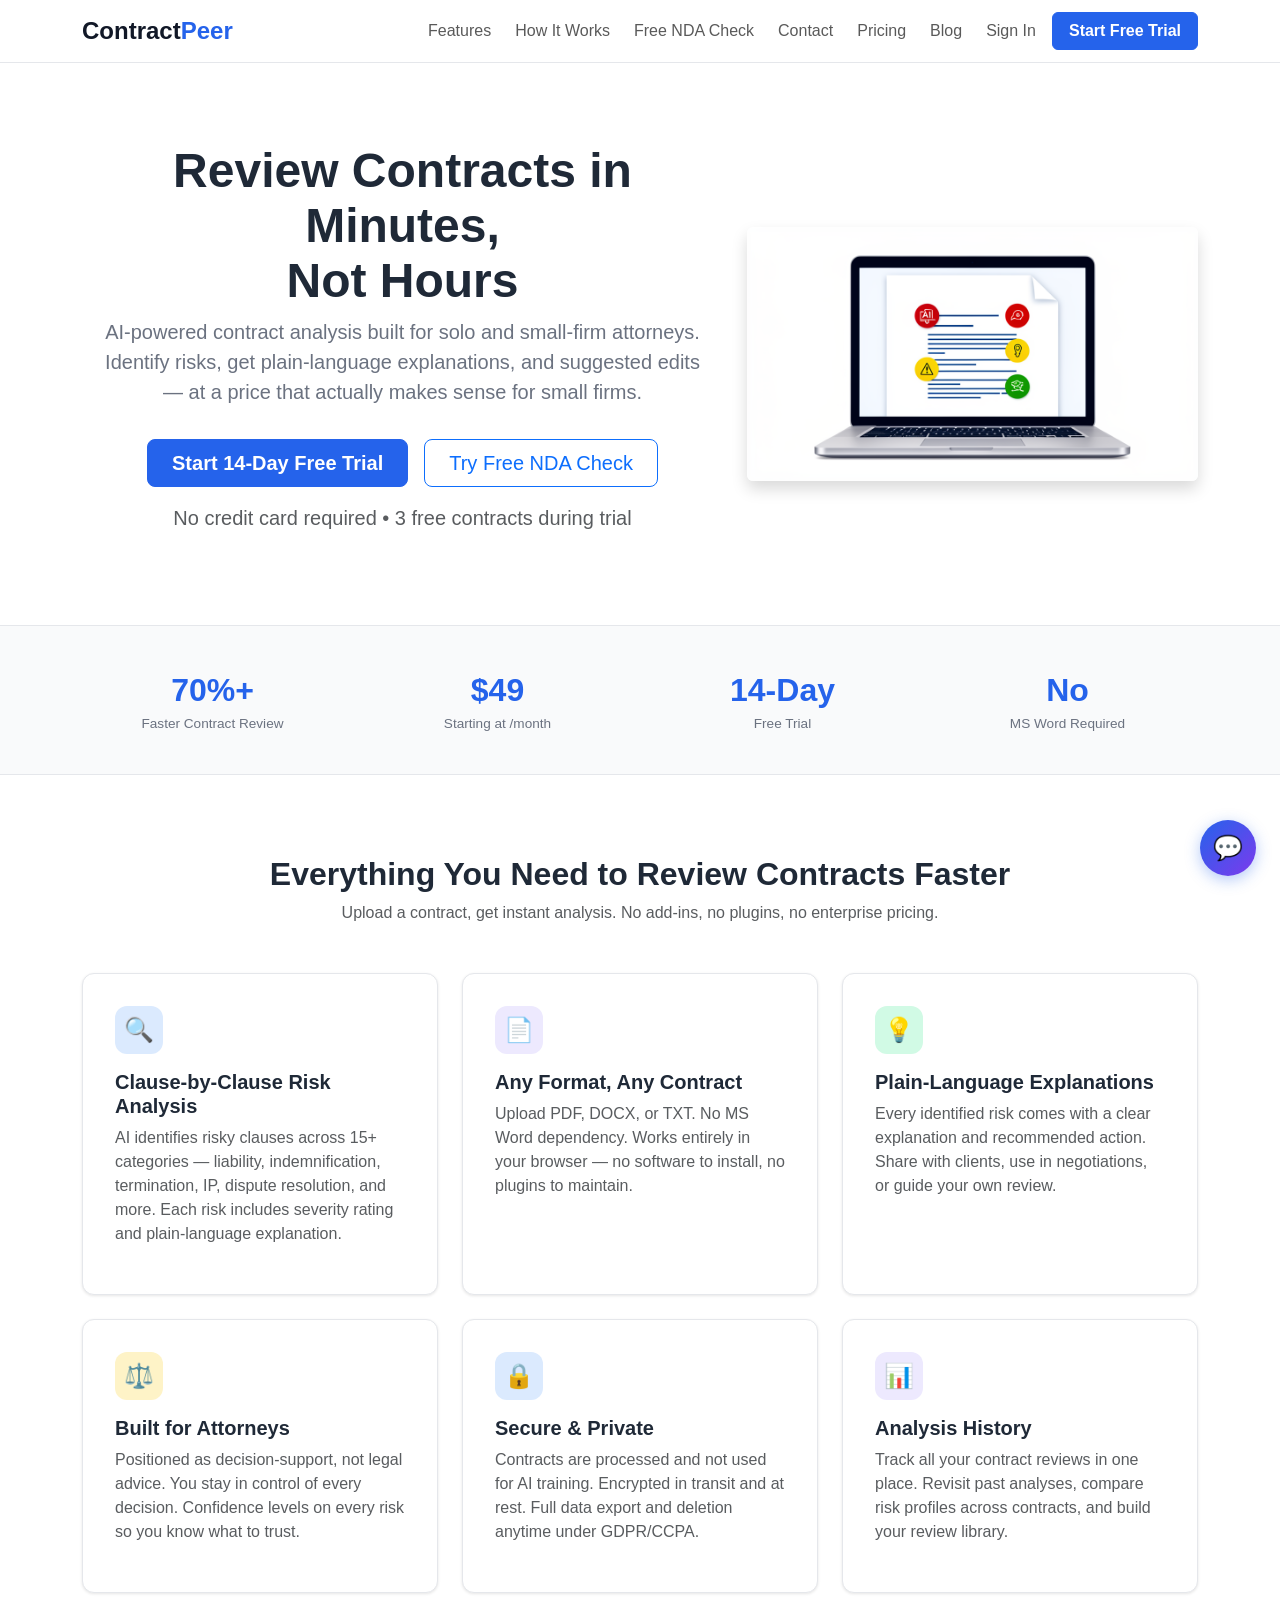
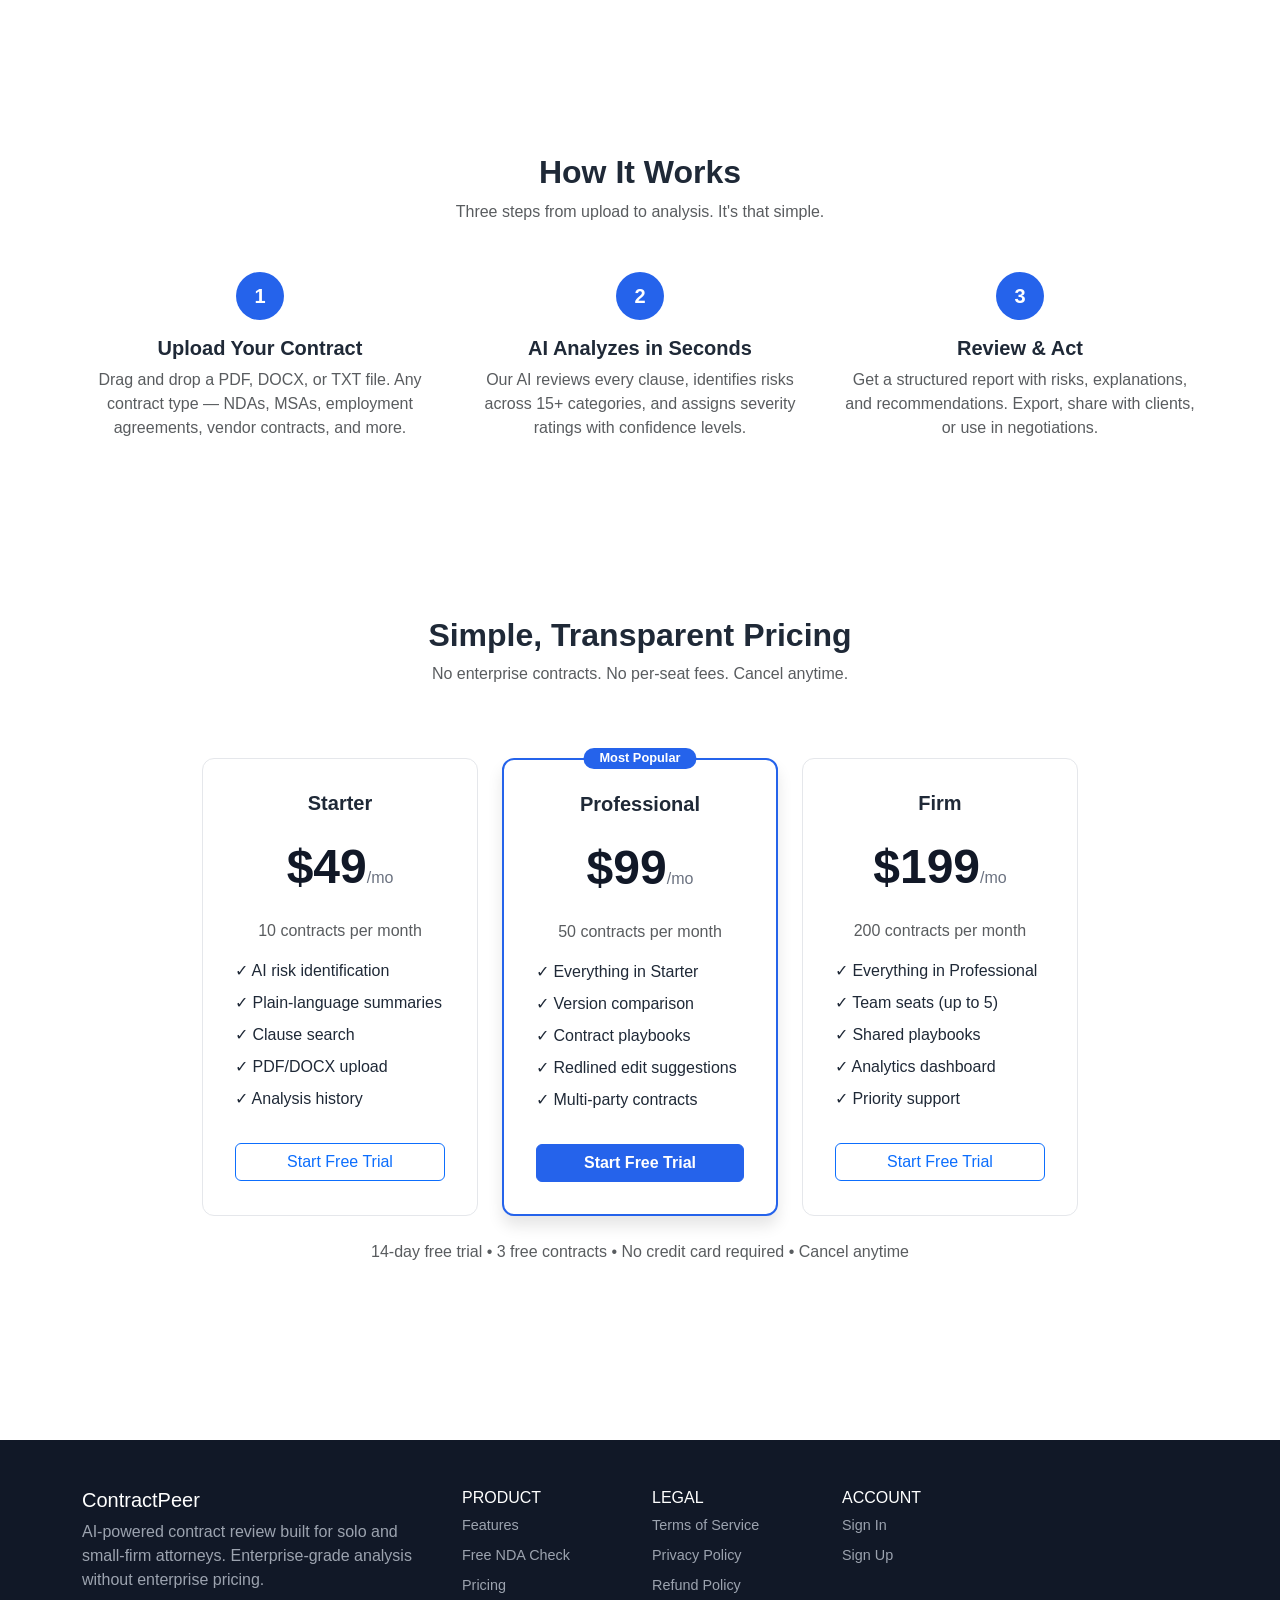
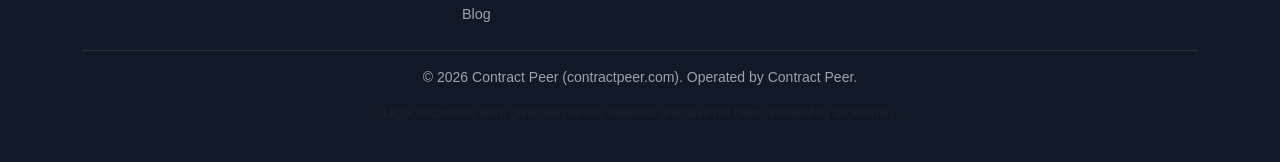
<file: index.html>
<!DOCTYPE html>
<html lang="en">
<head>
    <meta charset="UTF-8">
    <meta name="viewport" content="width=device-width, initial-scale=1.0">
    <title>ContractPeer — AI-Powered Contract Review for Solo & Small-Firm Attorneys</title>
    <meta name="description" content="Upload any contract and get instant AI-powered risk analysis with plain-language explanations, severity ratings, and suggested edits. Starting at $49/month.">
    <meta property="og:title" content="ContractPeer — AI-Powered Contract Review">
    <meta property="og:description" content="AI-powered contract analysis built for solo and small-firm attorneys. Starting at $49/month.">
    <meta property="og:url" content="https://contractpeer.com">
    <meta property="og:type" content="website">
    <meta name="twitter:card" content="summary_large_image">
    <meta name="twitter:title" content="ContractPeer — AI-Powered Contract Review">
    <meta name="twitter:description" content="AI-powered contract analysis for solo and small-firm attorneys. Starting at $49/month.">
    
    <script type="application/ld+json">
    {"@context":"https://schema.org","@type":"SoftwareApplication","name":"ContractPeer","description":"AI-powered contract review tool for solo and small-firm attorneys.","url":"https://contractpeer.com","applicationCategory":"LegalApplication","operatingSystem":"Web","offers":{"@type":"Offer","price":"49","priceCurrency":"USD"}}
    </script>
    
    <link href="https://cdn.jsdelivr.net/npm/bootstrap@5.3.3/dist/css/bootstrap.min.css" rel="stylesheet">
    <style>
        :root { --cp-primary: #2563eb; --cp-accent: #7c3aed; }
        body { font-family: -apple-system, BlinkMacSystemFont, 'Segoe UI', Roboto, sans-serif; color: #1f2937; }
        .navbar { background: rgba(255,255,255,0.95); backdrop-filter: blur(10px); border-bottom: 1px solid #e5e7eb; }
        .navbar-brand { font-weight: 800; font-size: 1.5rem; color: #111827; text-decoration: none; }
        .navbar-brand span { color: var(--cp-primary); }
        .hero { padding: 80px 0 60px; text-align: center; }
        .hero h1 { font-size: 3rem; font-weight: 800; line-height: 1.15; }
        .hero p { font-size: 1.25rem; color: #6b7280; max-width: 600px; margin: 0 auto 32px; }
        .trust { padding: 40px 0; background: #f9fafb; border-top: 1px solid #e5e7eb; border-bottom: 1px solid #e5e7eb; }
        .trust .stat { text-align: center; }
        .trust .num { font-size: 2rem; font-weight: 800; color: var(--cp-primary); }
        .trust .label { font-size: 0.85rem; color: #6b7280; }
        .features { padding: 80px 0; }
        .feature-card { background: #fff; padding: 32px; border-radius: 12px; border: 1px solid #e5e7eb; box-shadow: 0 1px 3px rgba(0,0,0,0.1); height: 100%; }
        .feature-card .icon { width: 48px; height: 48px; border-radius: 12px; display: flex; align-items: center; justify-content: center; font-size: 1.5rem; margin-bottom: 16px; }
        .howitworks { padding: 80px 0; background: #fff; }
        .step { text-align: center; }
        .step-num { width: 48px; height: 48px; border-radius: 50%; background: var(--cp-primary); color: white; display: inline-flex; align-items: center; justify-content: center; font-size: 1.25rem; font-weight: 700; margin-bottom: 16px; }
        .pricing { padding: 80px 0; }
        .price-card { background: #fff; border-radius: 12px; border: 1px solid #e5e7eb; padding: 32px; text-align: center; height: 100%; position: relative; }
        .price-card.popular { border-color: var(--cp-primary); border-width: 2px; box-shadow: 0 10px 15px rgba(0,0,0,0.1); }
        .price-card .badge { position: absolute; top: -12px; left: 50%; transform: translateX(-50%); background: var(--cp-primary); color: white; padding: 4px 16px; border-radius: 20px; font-size: 0.8rem; font-weight: 600; }
        .price-card .price { font-size: 3rem; font-weight: 800; color: #111827; margin: 16px 0; }
        .price-card .price span { font-size: 1rem; font-weight: 400; color: #6b7280; }
        .footer { background: #111827; color: #9ca3af; padding: 48px 0 24px; margin-top: 80px; }
        .footer a { color: #9ca3af; text-decoration: none; font-size: 0.9rem; }
        .footer a:hover { color: white; }
        .footer h4, .footer h3 { color: white; }
        .btn-cp { background: var(--cp-primary); border-color: var(--cp-primary); color: white; font-weight: 600; }
        .btn-cp:hover { background: #1d4ed8; border-color: #1d4ed8; color: white; }
        .btn-accent { background: var(--cp-accent); border-color: var(--cp-accent); color: white; font-weight: 600; }
        .btn-accent:hover { background: #6d28d9; border-color: #6d28d9; color: white; }
    </style>
</head>
<body>

<nav class="navbar navbar-expand-lg sticky-top navbar-light">
    <div class="container">
        <a class="navbar-brand" href="/">Contract<span>Peer</span></a>
        <button class="navbar-toggler" type="button" data-bs-toggle="collapse" data-bs-target="#navMain" aria-controls="navMain" aria-expanded="false" aria-label="Toggle navigation">
            <span class="navbar-toggler-icon"></span>
        </button>
        <div class="collapse navbar-collapse" id="navMain">
            <ul class="navbar-nav ms-auto align-items-lg-center gap-lg-2">
                <li class="nav-item"><a class="nav-link" href="#features">Features</a></li>
                <li class="nav-item"><a class="nav-link" href="#how">How It Works</a></li>
                <li class="nav-item"><a class="nav-link" href="/free-nda-check.php">Free NDA Check</a></li>
                <li class="nav-item"><a class="nav-link" href="/contact.php">Contact</a></li>
                <li class="nav-item"><a class="nav-link" href="/pricing.php">Pricing</a></li>
                <li class="nav-item"><a class="nav-link" href="/blog/">Blog</a></li>
                <li class="nav-item"><a class="nav-link" href="/login.php">Sign In</a></li>
                <li class="nav-item"><a class="btn btn-cp px-3" href="/register.php">Start Free Trial</a></li>
            </ul>
        </div>
    </div>
</nav>

<section class="hero">
    <div class="container">
        <div class="row align-items-center">
            <div class="col-lg-7">
                <h1>Review Contracts in Minutes,<br>Not Hours</h1>
                <p>AI-powered contract analysis built for solo and small-firm attorneys. Identify risks, get plain-language explanations, and suggested edits — at a price that actually makes sense for small firms.</p>
                <div class="d-flex gap-3 justify-content-center flex-wrap">
                    <a href="/register.php" class="btn btn-cp btn-lg px-4">Start 14-Day Free Trial</a>
                    <a href="/free-nda-check.php" class="btn btn-outline-primary btn-lg px-4">Try Free NDA Check</a>
                </div>
                <p class="mt-3 text-muted small">No credit card required • 3 free contracts during trial</p>
            </div>
            <div class="col-lg-5 d-none d-lg-block">
                <img src="/assets/img/hero.png" alt="AI-powered contract review" class="img-fluid rounded shadow">
            </div>
        </div>
    </div>
</section>

<section class="trust">
    <div class="container">
        <div class="row g-4">
            <div class="col-6 col-md-3"><div class="stat"><div class="num">70%+</div><div class="label">Faster Contract Review</div></div></div>
            <div class="col-6 col-md-3"><div class="stat"><div class="num">$49</div><div class="label">Starting at /month</div></div></div>
            <div class="col-6 col-md-3"><div class="stat"><div class="num">14-Day</div><div class="label">Free Trial</div></div></div>
            <div class="col-6 col-md-3"><div class="stat"><div class="num">No</div><div class="label">MS Word Required</div></div></div>
        </div>
    </div>
</section>

<section class="features" id="features">
    <div class="container">
        <div class="text-center mb-5">
            <h2 class="fw-bold">Everything You Need to Review Contracts Faster</h2>
            <p class="text-muted">Upload a contract, get instant analysis. No add-ins, no plugins, no enterprise pricing.</p>
        </div>
        <div class="row g-4">
            <div class="col-md-4">
                <div class="feature-card">
                    <div class="icon" style="background:#dbeafe;">🔍</div>
                    <h5 class="fw-semibold">Clause-by-Clause Risk Analysis</h5>
                    <p class="text-muted">AI identifies risky clauses across 15+ categories — liability, indemnification, termination, IP, dispute resolution, and more. Each risk includes severity rating and plain-language explanation.</p>
                </div>
            </div>
            <div class="col-md-4">
                <div class="feature-card">
                    <div class="icon" style="background:#ede9fe;">📄</div>
                    <h5 class="fw-semibold">Any Format, Any Contract</h5>
                    <p class="text-muted">Upload PDF, DOCX, or TXT. No MS Word dependency. Works entirely in your browser — no software to install, no plugins to maintain.</p>
                </div>
            </div>
            <div class="col-md-4">
                <div class="feature-card">
                    <div class="icon" style="background:#d1fae5;">💡</div>
                    <h5 class="fw-semibold">Plain-Language Explanations</h5>
                    <p class="text-muted">Every identified risk comes with a clear explanation and recommended action. Share with clients, use in negotiations, or guide your own review.</p>
                </div>
            </div>
            <div class="col-md-4">
                <div class="feature-card">
                    <div class="icon" style="background:#fef3c7;">⚖️</div>
                    <h5 class="fw-semibold">Built for Attorneys</h5>
                    <p class="text-muted">Positioned as decision-support, not legal advice. You stay in control of every decision. Confidence levels on every risk so you know what to trust.</p>
                </div>
            </div>
            <div class="col-md-4">
                <div class="feature-card">
                    <div class="icon" style="background:#dbeafe;">🔒</div>
                    <h5 class="fw-semibold">Secure & Private</h5>
                    <p class="text-muted">Contracts are processed and not used for AI training. Encrypted in transit and at rest. Full data export and deletion anytime under GDPR/CCPA.</p>
                </div>
            </div>
            <div class="col-md-4">
                <div class="feature-card">
                    <div class="icon" style="background:#ede9fe;">📊</div>
                    <h5 class="fw-semibold">Analysis History</h5>
                    <p class="text-muted">Track all your contract reviews in one place. Revisit past analyses, compare risk profiles across contracts, and build your review library.</p>
                </div>
            </div>
        </div>
    </div>
</section>

<section class="howitworks" id="how">
    <div class="container">
        <div class="text-center mb-5">
            <h2 class="fw-bold">How It Works</h2>
            <p class="text-muted">Three steps from upload to analysis. It's that simple.</p>
        </div>
        <div class="row g-4">
            <div class="col-md-4">
                <div class="step">
                    <div class="step-num">1</div>
                    <h5 class="fw-semibold">Upload Your Contract</h5>
                    <p class="text-muted">Drag and drop a PDF, DOCX, or TXT file. Any contract type — NDAs, MSAs, employment agreements, vendor contracts, and more.</p>
                </div>
            </div>
            <div class="col-md-4">
                <div class="step">
                    <div class="step-num">2</div>
                    <h5 class="fw-semibold">AI Analyzes in Seconds</h5>
                    <p class="text-muted">Our AI reviews every clause, identifies risks across 15+ categories, and assigns severity ratings with confidence levels.</p>
                </div>
            </div>
            <div class="col-md-4">
                <div class="step">
                    <div class="step-num">3</div>
                    <h5 class="fw-semibold">Review & Act</h5>
                    <p class="text-muted">Get a structured report with risks, explanations, and recommendations. Export, share with clients, or use in negotiations.</p>
                </div>
            </div>
        </div>
    </div>
</section>

<section class="pricing">
    <div class="container">
        <div class="text-center mb-5">
            <h2 class="fw-bold">Simple, Transparent Pricing</h2>
            <p class="text-muted">No enterprise contracts. No per-seat fees. Cancel anytime.</p>
        </div>
        <div class="row g-4 justify-content-center" style="max-width:900px;margin:0 auto;">
            <div class="col-md-4">
                <div class="price-card">
                    <h5 class="fw-bold">Starter</h5>
                    <div class="price">$49<span>/mo</span></div>
                    <p class="text-muted">10 contracts per month</p>
                    <ul class="list-unstyled text-start">
                        <li class="mb-2">✓ AI risk identification</li>
                        <li class="mb-2">✓ Plain-language summaries</li>
                        <li class="mb-2">✓ Clause search</li>
                        <li class="mb-2">✓ PDF/DOCX upload</li>
                        <li class="mb-2">✓ Analysis history</li>
                    </ul>
                    <a href="/register.php" class="btn btn-outline-primary w-100 mt-3">Start Free Trial</a>
                </div>
            </div>
            <div class="col-md-4">
                <div class="price-card popular">
                    <span class="badge">Most Popular</span>
                    <h5 class="fw-bold">Professional</h5>
                    <div class="price">$99<span>/mo</span></div>
                    <p class="text-muted">50 contracts per month</p>
                    <ul class="list-unstyled text-start">
                        <li class="mb-2">✓ Everything in Starter</li>
                        <li class="mb-2">✓ Version comparison</li>
                        <li class="mb-2">✓ Contract playbooks</li>
                        <li class="mb-2">✓ Redlined edit suggestions</li>
                        <li class="mb-2">✓ Multi-party contracts</li>
                    </ul>
                    <a href="/register.php" class="btn btn-cp w-100 mt-3">Start Free Trial</a>
                </div>
            </div>
            <div class="col-md-4">
                <div class="price-card">
                    <h5 class="fw-bold">Firm</h5>
                    <div class="price">$199<span>/mo</span></div>
                    <p class="text-muted">200 contracts per month</p>
                    <ul class="list-unstyled text-start">
                        <li class="mb-2">✓ Everything in Professional</li>
                        <li class="mb-2">✓ Team seats (up to 5)</li>
                        <li class="mb-2">✓ Shared playbooks</li>
                        <li class="mb-2">✓ Analytics dashboard</li>
                        <li class="mb-2">✓ Priority support</li>
                    </ul>
                    <a href="/register.php" class="btn btn-outline-primary w-100 mt-3">Start Free Trial</a>
                </div>
            </div>
        </div>
        <p class="text-center mt-4 text-muted">14-day free trial • 3 free contracts • No credit card required • Cancel anytime</p>
    </div>
</section>

<footer class="footer">
    <div class="container">
        <div class="row g-4 mb-4">
            <div class="col-md-4">
                <h3 class="h5">ContractPeer</h3>
                <p>AI-powered contract review built for solo and small-firm attorneys. Enterprise-grade analysis without enterprise pricing.</p>
            </div>
            <div class="col-6 col-md-2">
                <h4 class="h6 text-uppercase">Product</h4>
                <div class="d-flex flex-column gap-2">
                    <a href="/#features">Features</a>
                    <a href="/free-nda-check.php">Free NDA Check</a>
                    <a href="/pricing.php">Pricing</a>
                    <a href="/blog/">Blog</a>
                </div>
            </div>
            <div class="col-6 col-md-2">
                <h4 class="h6 text-uppercase">Legal</h4>
                <div class="d-flex flex-column gap-2">
                    <a href="/legal/terms.php">Terms of Service</a>
                    <a href="/legal/privacy.php">Privacy Policy</a>
                    <a href="/legal/refund.php">Refund Policy</a>
                </div>
            </div>
            <div class="col-6 col-md-2">
                <h4 class="h6 text-uppercase">Account</h4>
                <div class="d-flex flex-column gap-2">
                    <a href="/login.php">Sign In</a>
                    <a href="/register.php">Sign Up</a>
                </div>
            </div>
        </div>
        <hr class="border-secondary">
        <div class="text-center small">
            <p>© 2026 Contract Peer (contractpeer.com). Operated by Contract Peer.</p>
            <p class="text-muted small">Legal documents were generated for this business and have not been reviewed by an attorney.</p>
        </div>
    </div>
</footer>

<script src="https://cdn.jsdelivr.net/npm/bootstrap@5.3.3/dist/js/bootstrap.bundle.min.js"></script>
<script src="/assets/js/chat.js"></script>
</body>
</html>
</file>
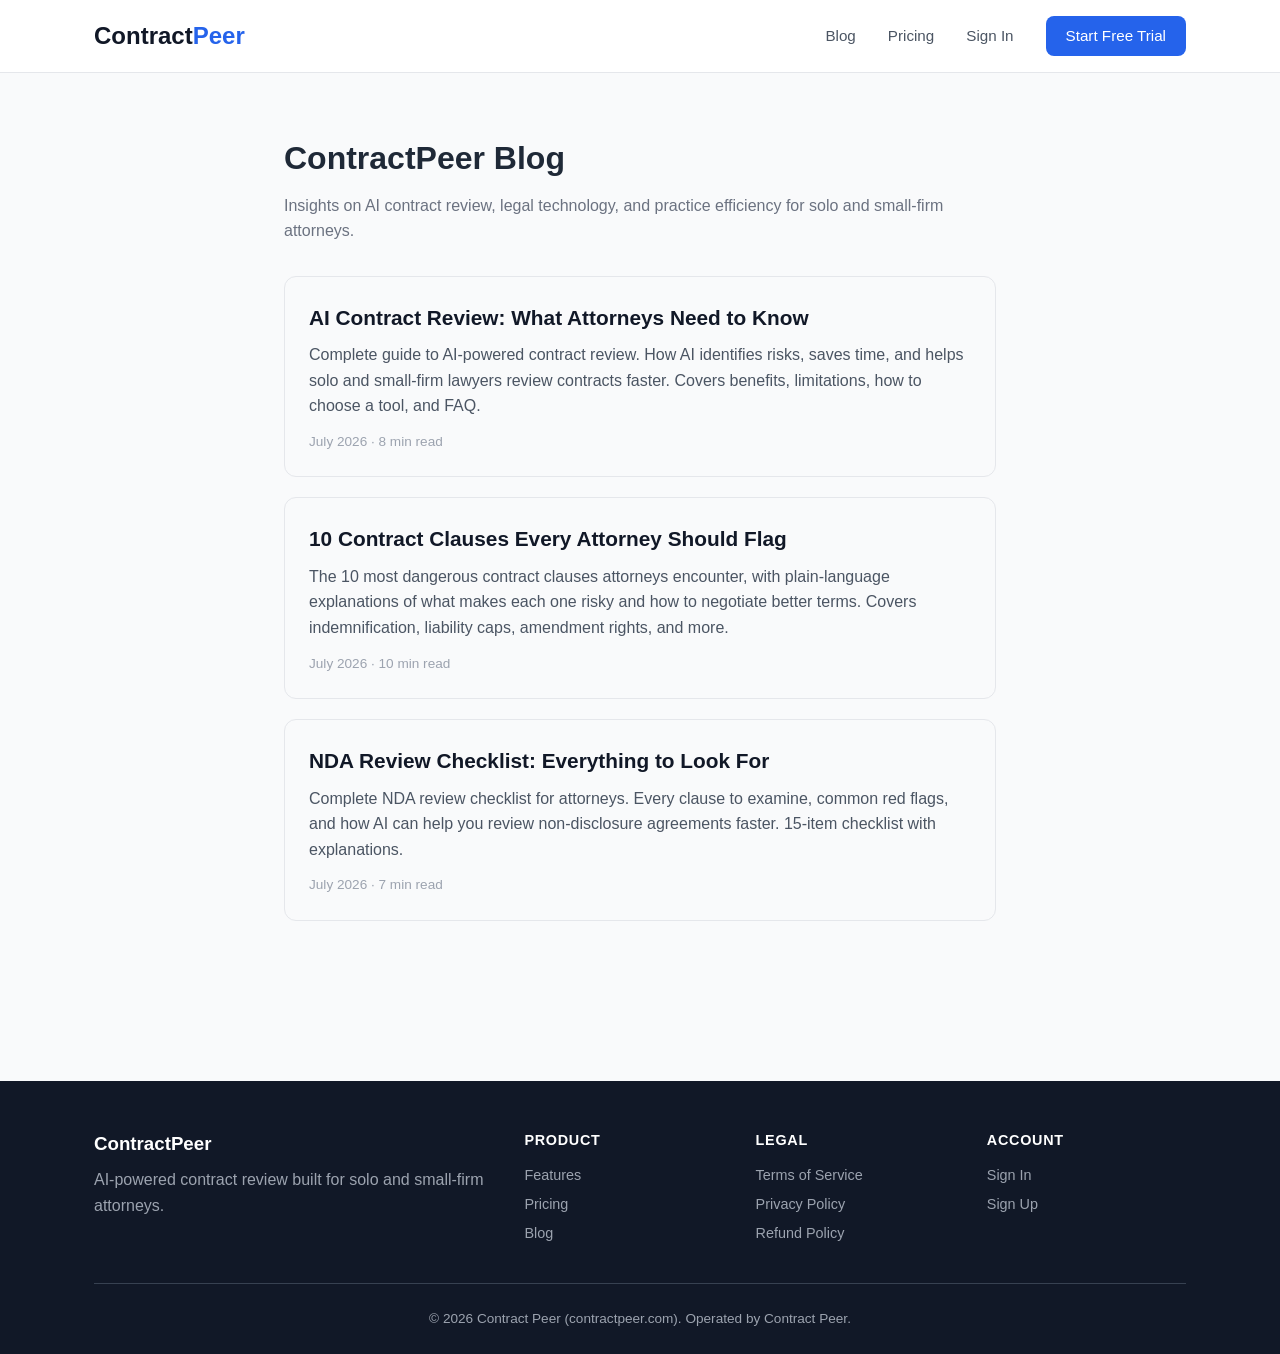
<file: blog/index.html>
<!DOCTYPE html>
<html lang="en">
<head>
    <meta charset="UTF-8">
    <meta name="viewport" content="width=device-width, initial-scale=1.0">
    <title>ContractPeer Blog — AI Contract Review Insights</title>
    <meta name="description" content="Insights on AI-powered contract review, legal technology, and practice efficiency for solo and small-firm attorneys.">
    <link rel="stylesheet" href="/assets/css/style.css">
    <style>
        .blog-index { max-width: 760px; margin: 0 auto; padding: 60px 24px; }
        .blog-index h1 { font-size: 2rem; margin-bottom: 8px; }
        .blog-index .subtitle { color: var(--gray-500); margin-bottom: 32px; }
        .blog-card { border: 1px solid var(--gray-200); border-radius: var(--radius); padding: 24px; margin-bottom: 20px; transition: box-shadow 0.2s; }
        .blog-card:hover { box-shadow: var(--shadow-md); }
        .blog-card h2 { font-size: 1.3rem; margin-bottom: 8px; }
        .blog-card h2 a { color: var(--gray-900); text-decoration: none; }
        .blog-card h2 a:hover { color: var(--primary); }
        .blog-card .excerpt { color: var(--gray-600); margin-bottom: 12px; }
        .blog-card .meta { font-size: 0.85rem; color: var(--gray-400); }
    </style>
</head>
<body>
<nav class="nav">
    <div class="container nav-inner">
        <a href="/" class="nav-logo">Contract<span>Peer</span></a>
        <button class="mobile-menu-toggle" onclick="document.getElementById('mobileMenu').classList.toggle('open')">☰</button>
        <div class="nav-links">
            <a href="/blog/">Blog</a>
            <a href="/pricing.php">Pricing</a>
            <a href="/login.php">Sign In</a>
            <a href="/register.php" class="nav-cta">Start Free Trial</a>
        </div>
    </div>
</nav>
<div class="mobile-menu" id="mobileMenu">
    <a href="/#features">Features</a>
    <a href="/free-nda-check.php">Free NDA Check</a>
    <a href="/pricing.php">Pricing</a>
    <a href="/blog/">Blog</a>
    <a href="/login.php">Sign In</a>
    <a href="/register.php" class="nav-cta">Start Free Trial</a>
</div>

<div class="blog-index">
<h1>ContractPeer Blog</h1>
<p class="subtitle">Insights on AI contract review, legal technology, and practice efficiency for solo and small-firm attorneys.</p>

<div class="blog-card">
<h2><a href="/blog/ai-contract-review-guide.html">AI Contract Review: What Attorneys Need to Know</a></h2>
<p class="excerpt">Complete guide to AI-powered contract review. How AI identifies risks, saves time, and helps solo and small-firm lawyers review contracts faster. Covers benefits, limitations, how to choose a tool, and FAQ.</p>
<p class="meta">July 2026 · 8 min read</p>
</div>

<div class="blog-card">
<h2><a href="/blog/10-dangerous-clauses.html">10 Contract Clauses Every Attorney Should Flag</a></h2>
<p class="excerpt">The 10 most dangerous contract clauses attorneys encounter, with plain-language explanations of what makes each one risky and how to negotiate better terms. Covers indemnification, liability caps, amendment rights, and more.</p>
<p class="meta">July 2026 · 10 min read</p>
</div>

<div class="blog-card">
<h2><a href="/blog/nda-review-checklist.html">NDA Review Checklist: Everything to Look For</a></h2>
<p class="excerpt">Complete NDA review checklist for attorneys. Every clause to examine, common red flags, and how AI can help you review non-disclosure agreements faster. 15-item checklist with explanations.</p>
<p class="meta">July 2026 · 7 min read</p>
</div>
</div>

<footer class="footer">
    <div class="container">
        <div class="footer-grid">
            <div class="footer-brand">
                <h3>ContractPeer</h3>
                <p>AI-powered contract review built for solo and small-firm attorneys.</p>
            </div>
            <div class="footer-links">
                <h4>Product</h4>
                <a href="/#features">Features</a>
                <a href="/pricing.php">Pricing</a>
                <a href="/blog/">Blog</a>
            </div>
            <div class="footer-links">
                <h4>Legal</h4>
                <a href="/legal/terms.php">Terms of Service</a>
                <a href="/legal/privacy.php">Privacy Policy</a>
                <a href="/legal/refund.php">Refund Policy</a>
            </div>
            <div class="footer-links">
                <h4>Account</h4>
                <a href="/login.php">Sign In</a>
                <a href="/register.php">Sign Up</a>
            </div>
        </div>
        <div class="footer-bottom">
            <p>© 2026 Contract Peer (contractpeer.com). Operated by Contract Peer.</p>
        </div>
    </div>
</footer>

<script src="/assets/js/app.js"></script>
</body>
</html>
</file>
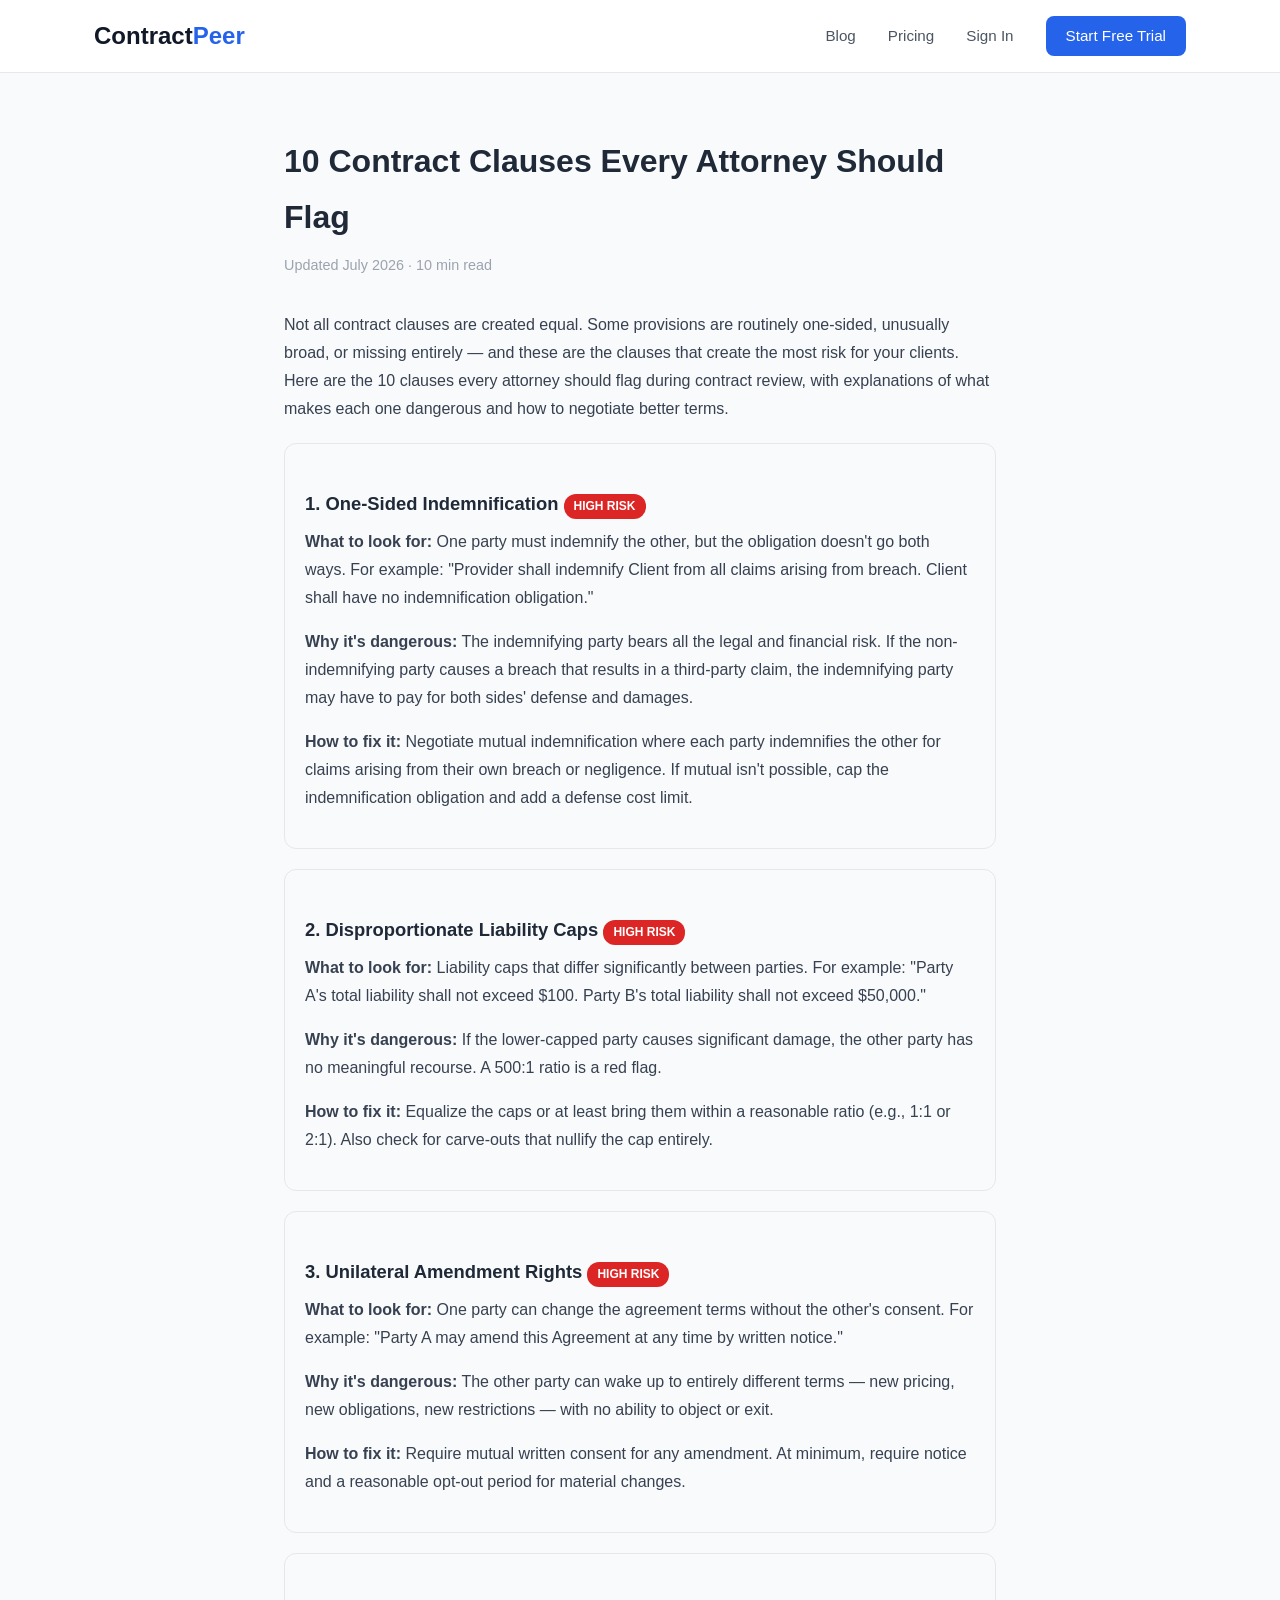
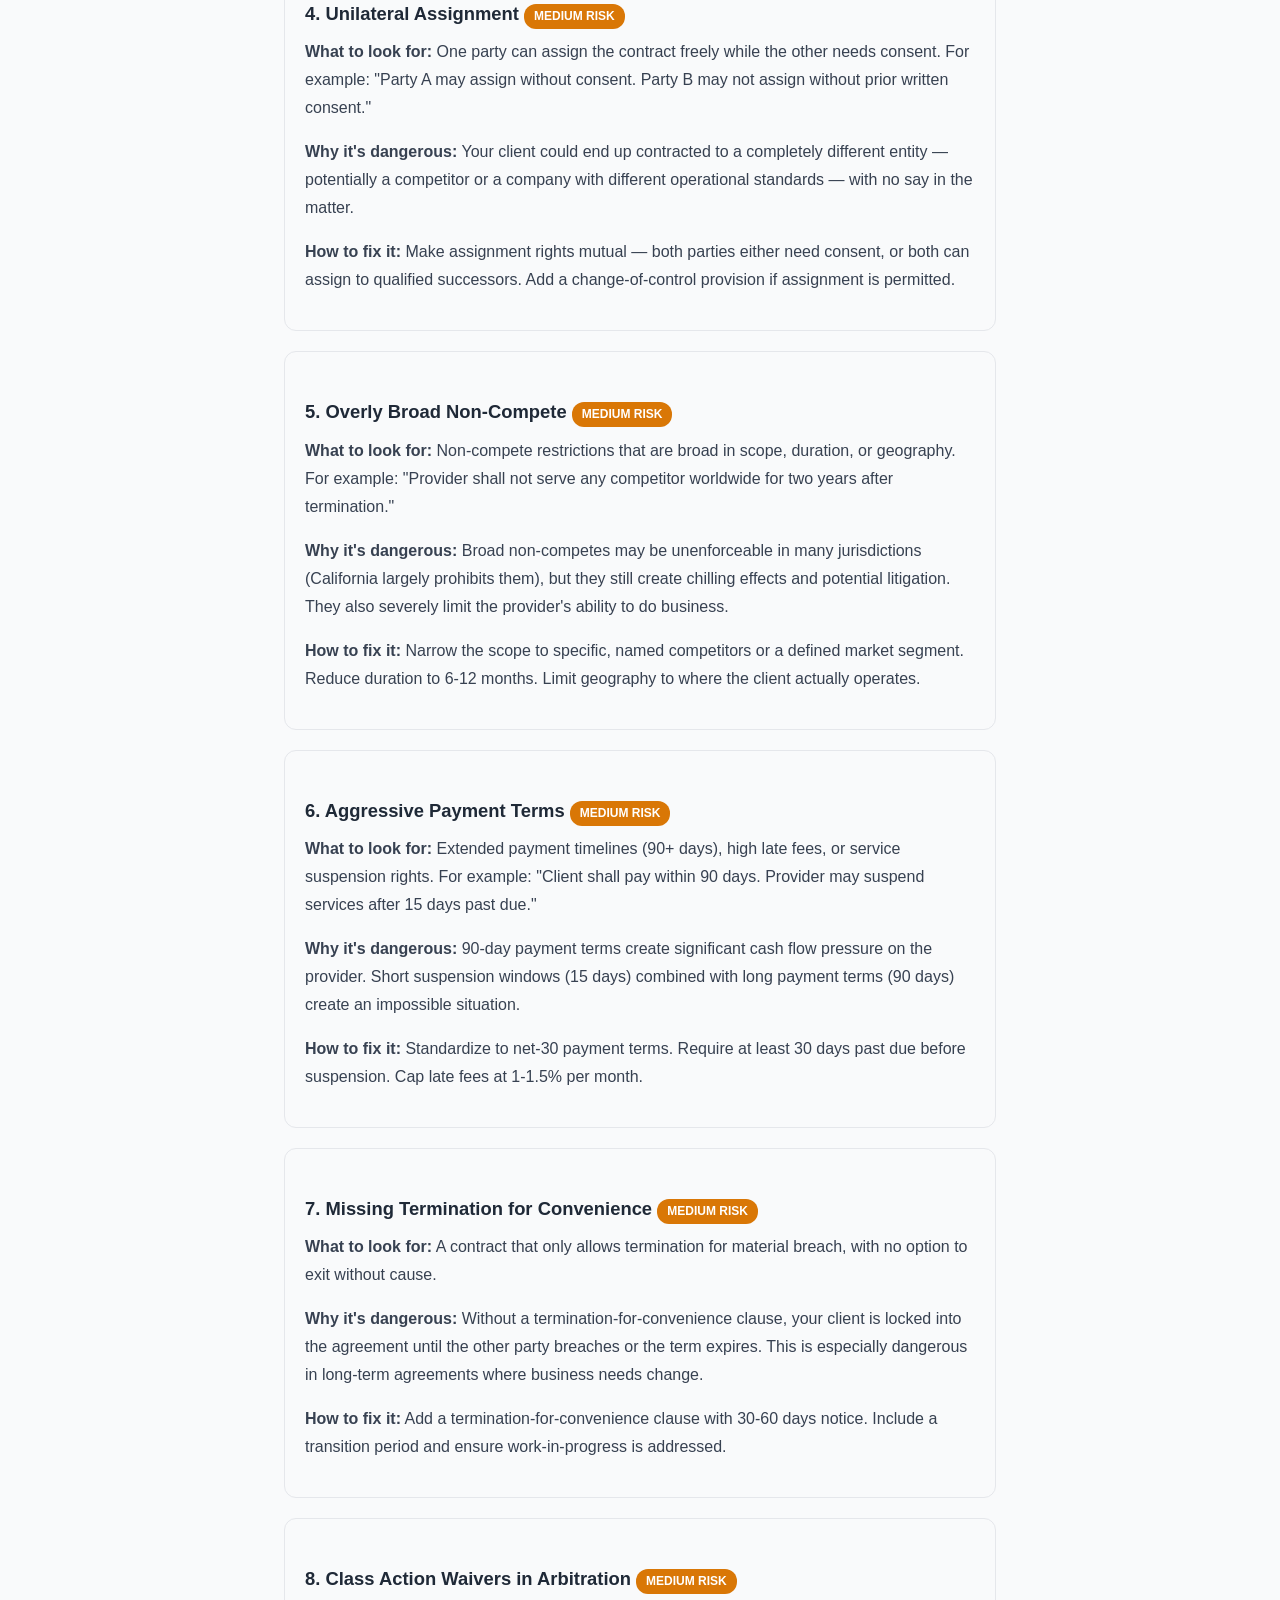
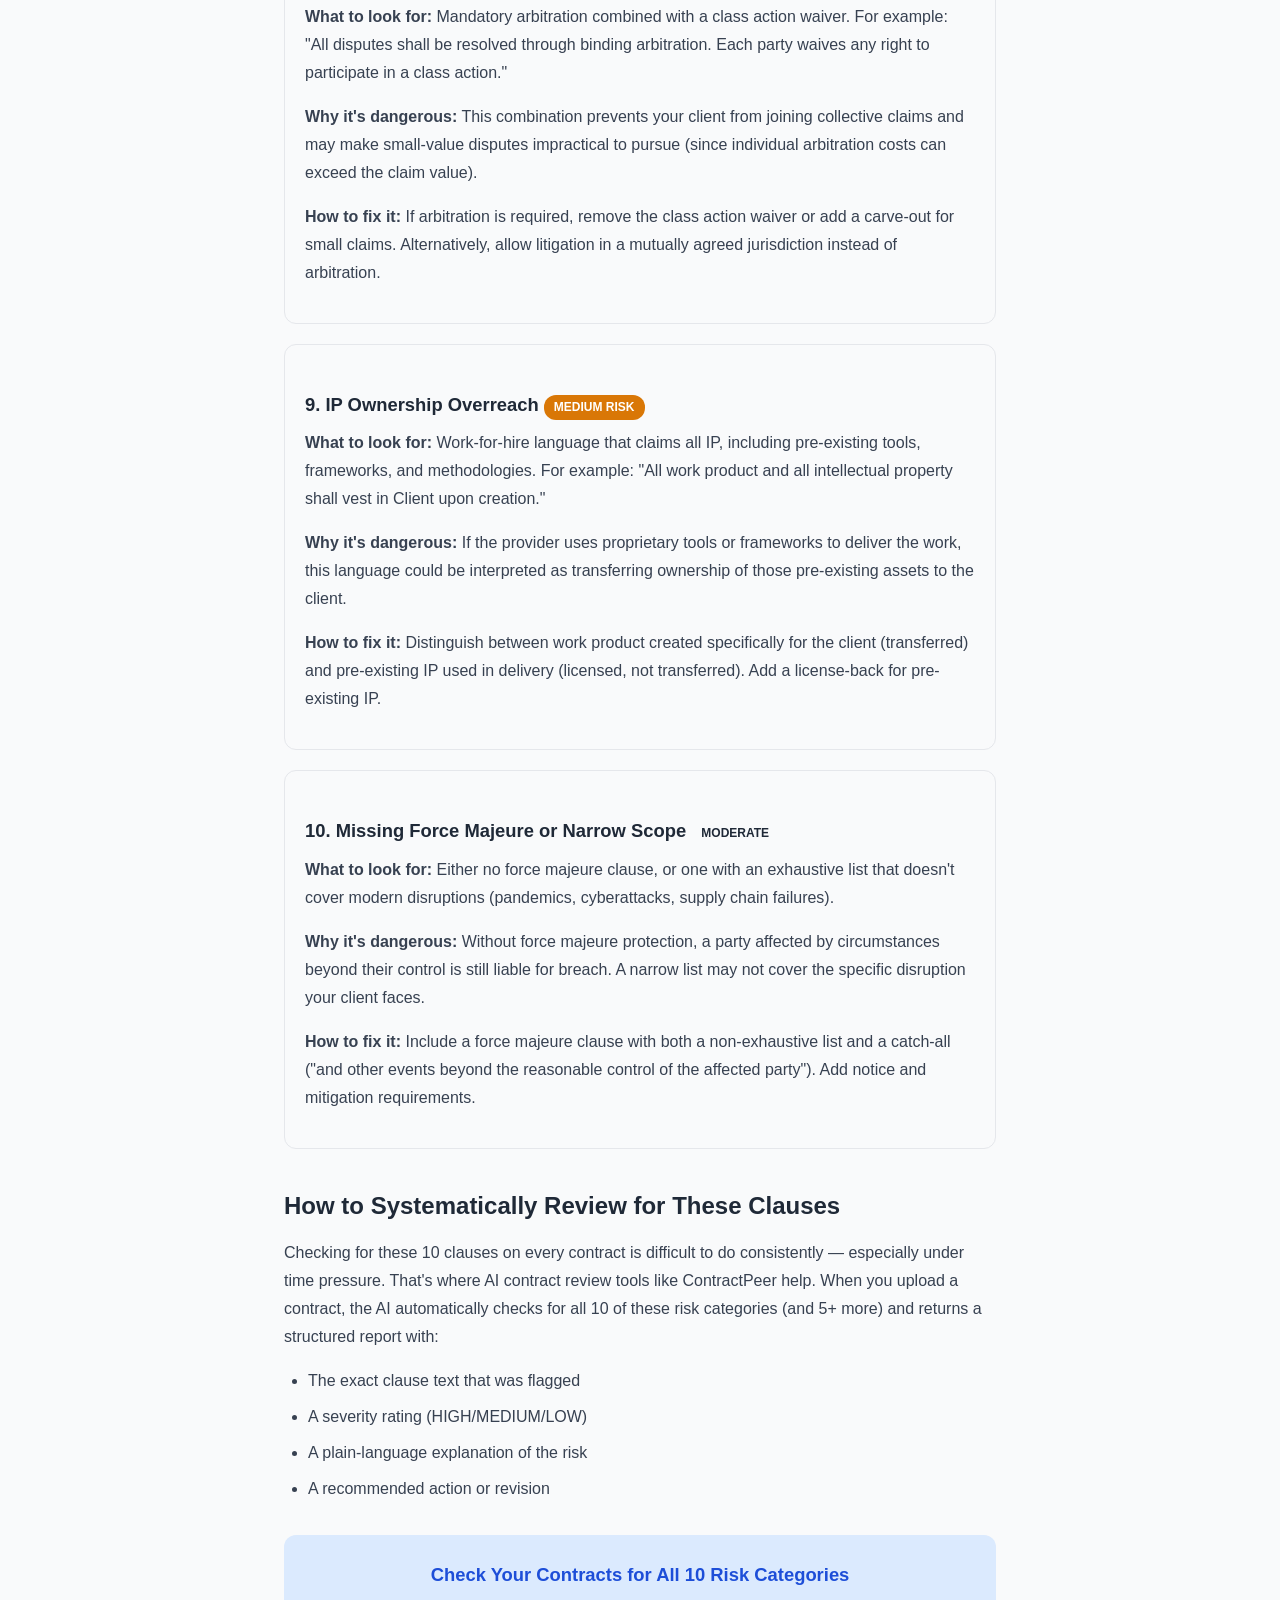
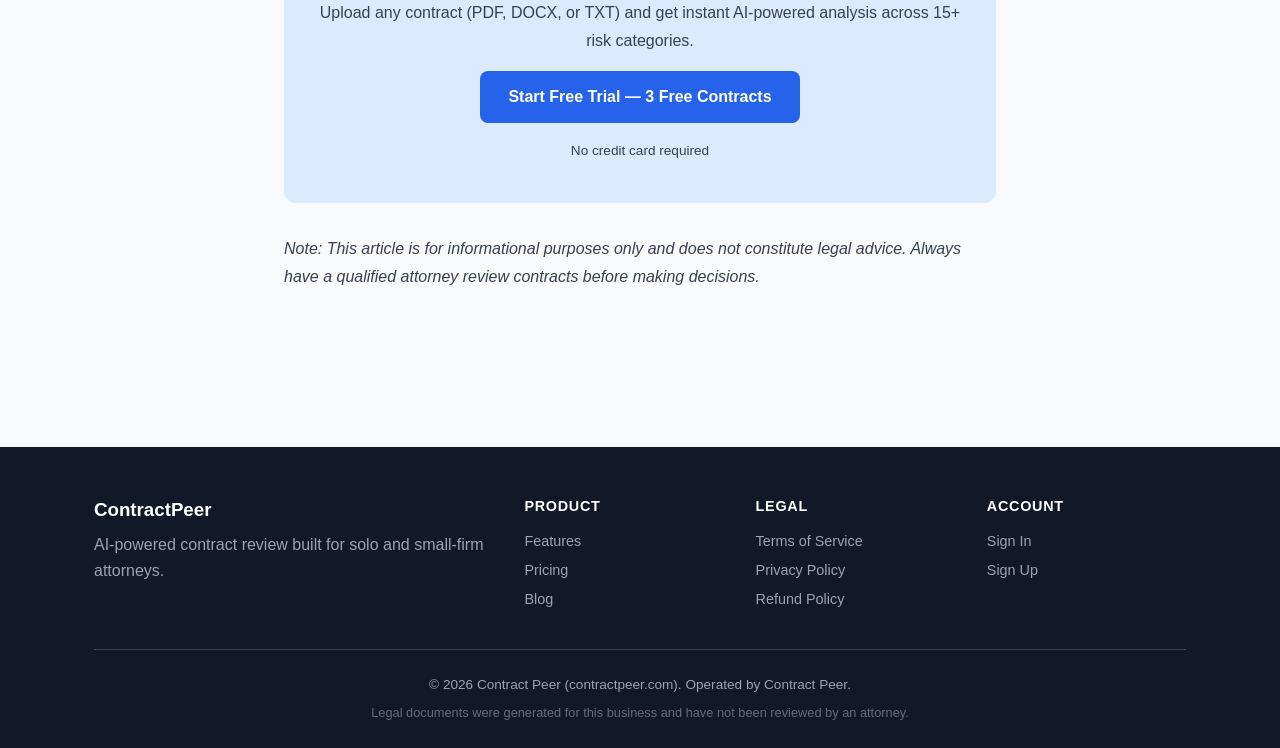
<file: blog/10-dangerous-clauses.html>
<!DOCTYPE html>
<html lang="en">
<head>
    <meta charset="UTF-8">
    <meta name="viewport" content="width=device-width, initial-scale=1.0">
    <title>10 Contract Clauses Every Attorney Should Flag — ContractPeer</title>
    <meta name="description" content="The 10 most dangerous contract clauses attorneys encounter, with plain-language explanations of what makes each one risky and how to negotiate better terms.">
    <link rel="stylesheet" href="/assets/css/style.css">
    <style>
        .article { max-width: 760px; margin: 0 auto; padding: 60px 24px; line-height: 1.75; }
        .article h1 { font-size: 2rem; margin-bottom: 8px; }
        .article .meta { color: var(--gray-400); font-size: 0.9rem; margin-bottom: 32px; }
        .article h2 { font-size: 1.5rem; margin-top: 36px; margin-bottom: 12px; }
        .article h3 { font-size: 1.15rem; margin-top: 24px; margin-bottom: 8px; color: var(--gray-800); }
        .article p { margin-bottom: 16px; color: var(--gray-700); }
        .article ul { margin-bottom: 16px; padding-left: 24px; }
        .article li { margin-bottom: 8px; color: var(--gray-700); }
        .article blockquote { border-left: 3px solid var(--danger); padding-left: 16px; margin: 16px 0; color: var(--gray-600); }
        .article .clause-card { border: 1px solid var(--gray-200); border-radius: var(--radius); padding: 20px; margin: 20px 0; }
        .article .clause-card .risk-level { display: inline-block; padding: 2px 10px; border-radius: 12px; font-size: 0.75rem; font-weight: 700; }
        .article .clause-card .risk-level.high { background: var(--danger); color: white; }
        .article .clause-card .risk-level.medium { background: var(--warning); color: white; }
        .article .cta-box { background: var(--primary-light); border-radius: var(--radius); padding: 24px; margin: 32px 0; text-align: center; }
        .article .cta-box h3 { margin-top: 0; color: var(--primary-dark); }
    </style>
</head>
<body>
<nav class="nav">
    <div class="container nav-inner">
        <a href="/" class="nav-logo">Contract<span>Peer</span></a>
        <button class="mobile-menu-toggle" onclick="document.getElementById('mobileMenu').classList.toggle('open')">☰</button>
        <div class="nav-links">
            <a href="/blog/">Blog</a>
            <a href="/pricing.php">Pricing</a>
            <a href="/login.php">Sign In</a>
            <a href="/register.php" class="nav-cta">Start Free Trial</a>
        </div>
    </div>
</nav>
<div class="mobile-menu" id="mobileMenu">
    <a href="/#features">Features</a>
    <a href="/free-nda-check.php">Free NDA Check</a>
    <a href="/pricing.php">Pricing</a>
    <a href="/blog/">Blog</a>
    <a href="/login.php">Sign In</a>
    <a href="/register.php" class="nav-cta">Start Free Trial</a>
</div>

<div class="article">
<h1>10 Contract Clauses Every Attorney Should Flag</h1>
<p class="meta">Updated July 2026 · 10 min read</p>

<p>Not all contract clauses are created equal. Some provisions are routinely one-sided, unusually broad, or missing entirely — and these are the clauses that create the most risk for your clients. Here are the 10 clauses every attorney should flag during contract review, with explanations of what makes each one dangerous and how to negotiate better terms.</p>

<div class="clause-card">
<h3>1. One-Sided Indemnification <span class="risk-level high">HIGH RISK</span></h3>
<p><strong>What to look for:</strong> One party must indemnify the other, but the obligation doesn't go both ways. For example: "Provider shall indemnify Client from all claims arising from breach. Client shall have no indemnification obligation."</p>
<p><strong>Why it's dangerous:</strong> The indemnifying party bears all the legal and financial risk. If the non-indemnifying party causes a breach that results in a third-party claim, the indemnifying party may have to pay for both sides' defense and damages.</p>
<p><strong>How to fix it:</strong> Negotiate mutual indemnification where each party indemnifies the other for claims arising from their own breach or negligence. If mutual isn't possible, cap the indemnification obligation and add a defense cost limit.</p>
</div>

<div class="clause-card">
<h3>2. Disproportionate Liability Caps <span class="risk-level high">HIGH RISK</span></h3>
<p><strong>What to look for:</strong> Liability caps that differ significantly between parties. For example: "Party A's total liability shall not exceed $100. Party B's total liability shall not exceed $50,000."</p>
<p><strong>Why it's dangerous:</strong> If the lower-capped party causes significant damage, the other party has no meaningful recourse. A 500:1 ratio is a red flag.</p>
<p><strong>How to fix it:</strong> Equalize the caps or at least bring them within a reasonable ratio (e.g., 1:1 or 2:1). Also check for carve-outs that nullify the cap entirely.</p>
</div>

<div class="clause-card">
<h3>3. Unilateral Amendment Rights <span class="risk-level high">HIGH RISK</span></h3>
<p><strong>What to look for:</strong> One party can change the agreement terms without the other's consent. For example: "Party A may amend this Agreement at any time by written notice."</p>
<p><strong>Why it's dangerous:</strong> The other party can wake up to entirely different terms — new pricing, new obligations, new restrictions — with no ability to object or exit.</p>
<p><strong>How to fix it:</strong> Require mutual written consent for any amendment. At minimum, require notice and a reasonable opt-out period for material changes.</p>
</div>

<div class="clause-card">
<h3>4. Unilateral Assignment <span class="risk-level medium">MEDIUM RISK</span></h3>
<p><strong>What to look for:</strong> One party can assign the contract freely while the other needs consent. For example: "Party A may assign without consent. Party B may not assign without prior written consent."</p>
<p><strong>Why it's dangerous:</strong> Your client could end up contracted to a completely different entity — potentially a competitor or a company with different operational standards — with no say in the matter.</p>
<p><strong>How to fix it:</strong> Make assignment rights mutual — both parties either need consent, or both can assign to qualified successors. Add a change-of-control provision if assignment is permitted.</p>
</div>

<div class="clause-card">
<h3>5. Overly Broad Non-Compete <span class="risk-level medium">MEDIUM RISK</span></h3>
<p><strong>What to look for:</strong> Non-compete restrictions that are broad in scope, duration, or geography. For example: "Provider shall not serve any competitor worldwide for two years after termination."</p>
<p><strong>Why it's dangerous:</strong> Broad non-competes may be unenforceable in many jurisdictions (California largely prohibits them), but they still create chilling effects and potential litigation. They also severely limit the provider's ability to do business.</p>
<p><strong>How to fix it:</strong> Narrow the scope to specific, named competitors or a defined market segment. Reduce duration to 6-12 months. Limit geography to where the client actually operates.</p>
</div>

<div class="clause-card">
<h3>6. Aggressive Payment Terms <span class="risk-level medium">MEDIUM RISK</span></h3>
<p><strong>What to look for:</strong> Extended payment timelines (90+ days), high late fees, or service suspension rights. For example: "Client shall pay within 90 days. Provider may suspend services after 15 days past due."</p>
<p><strong>Why it's dangerous:</strong> 90-day payment terms create significant cash flow pressure on the provider. Short suspension windows (15 days) combined with long payment terms (90 days) create an impossible situation.</p>
<p><strong>How to fix it:</strong> Standardize to net-30 payment terms. Require at least 30 days past due before suspension. Cap late fees at 1-1.5% per month.</p>
</div>

<div class="clause-card">
<h3>7. Missing Termination for Convenience <span class="risk-level medium">MEDIUM RISK</span></h3>
<p><strong>What to look for:</strong> A contract that only allows termination for material breach, with no option to exit without cause.</p>
<p><strong>Why it's dangerous:</strong> Without a termination-for-convenience clause, your client is locked into the agreement until the other party breaches or the term expires. This is especially dangerous in long-term agreements where business needs change.</p>
<p><strong>How to fix it:</strong> Add a termination-for-convenience clause with 30-60 days notice. Include a transition period and ensure work-in-progress is addressed.</p>
</div>

<div class="clause-card">
<h3>8. Class Action Waivers in Arbitration <span class="risk-level medium">MEDIUM RISK</span></h3>
<p><strong>What to look for:</strong> Mandatory arbitration combined with a class action waiver. For example: "All disputes shall be resolved through binding arbitration. Each party waives any right to participate in a class action."</p>
<p><strong>Why it's dangerous:</strong> This combination prevents your client from joining collective claims and may make small-value disputes impractical to pursue (since individual arbitration costs can exceed the claim value).</p>
<p><strong>How to fix it:</strong> If arbitration is required, remove the class action waiver or add a carve-out for small claims. Alternatively, allow litigation in a mutually agreed jurisdiction instead of arbitration.</p>
</div>

<div class="clause-card">
<h3>9. IP Ownership Overreach <span class="risk-level medium">MEDIUM RISK</span></h3>
<p><strong>What to look for:</strong> Work-for-hire language that claims all IP, including pre-existing tools, frameworks, and methodologies. For example: "All work product and all intellectual property shall vest in Client upon creation."</p>
<p><strong>Why it's dangerous:</strong> If the provider uses proprietary tools or frameworks to deliver the work, this language could be interpreted as transferring ownership of those pre-existing assets to the client.</p>
<p><strong>How to fix it:</strong> Distinguish between work product created specifically for the client (transferred) and pre-existing IP used in delivery (licensed, not transferred). Add a license-back for pre-existing IP.</p>
</div>

<div class="clause-card">
<h3>10. Missing Force Majeure or Narrow Scope <span class="risk-level low">MODERATE</span></h3>
<p><strong>What to look for:</strong> Either no force majeure clause, or one with an exhaustive list that doesn't cover modern disruptions (pandemics, cyberattacks, supply chain failures).</p>
<p><strong>Why it's dangerous:</strong> Without force majeure protection, a party affected by circumstances beyond their control is still liable for breach. A narrow list may not cover the specific disruption your client faces.</p>
<p><strong>How to fix it:</strong> Include a force majeure clause with both a non-exhaustive list and a catch-all ("and other events beyond the reasonable control of the affected party"). Add notice and mitigation requirements.</p>
</div>

<h2>How to Systematically Review for These Clauses</h2>
<p>Checking for these 10 clauses on every contract is difficult to do consistently — especially under time pressure. That's where AI contract review tools like ContractPeer help. When you upload a contract, the AI automatically checks for all 10 of these risk categories (and 5+ more) and returns a structured report with:</p>
<ul>
<li>The exact clause text that was flagged</li>
<li>A severity rating (HIGH/MEDIUM/LOW)</li>
<li>A plain-language explanation of the risk</li>
<li>A recommended action or revision</li>
</ul>

<div class="cta-box">
<h3>Check Your Contracts for All 10 Risk Categories</h3>
<p>Upload any contract (PDF, DOCX, or TXT) and get instant AI-powered analysis across 15+ risk categories.</p>
<p style="margin-top: 16px;">
<a href="/register.php" class="btn btn-primary">Start Free Trial — 3 Free Contracts</a>
</p>
<p style="font-size: 0.85rem; margin-top: 8px;">No credit card required</p>
</div>

<p><em>Note: This article is for informational purposes only and does not constitute legal advice. Always have a qualified attorney review contracts before making decisions.</em></p>
</div>

<footer class="footer">
    <div class="container">
        <div class="footer-grid">
            <div class="footer-brand">
                <h3>ContractPeer</h3>
                <p>AI-powered contract review built for solo and small-firm attorneys.</p>
            </div>
            <div class="footer-links">
                <h4>Product</h4>
                <a href="/#features">Features</a>
                <a href="/pricing.php">Pricing</a>
                <a href="/blog/">Blog</a>
            </div>
            <div class="footer-links">
                <h4>Legal</h4>
                <a href="/legal/terms.php">Terms of Service</a>
                <a href="/legal/privacy.php">Privacy Policy</a>
                <a href="/legal/refund.php">Refund Policy</a>
            </div>
            <div class="footer-links">
                <h4>Account</h4>
                <a href="/login.php">Sign In</a>
                <a href="/register.php">Sign Up</a>
            </div>
        </div>
        <div class="footer-bottom">
            <p>© 2026 Contract Peer (contractpeer.com). Operated by Contract Peer.</p>
            <p style="margin-top: 8px; font-size: 0.8rem; opacity: 0.6;">Legal documents were generated for this business and have not been reviewed by an attorney.</p>
        </div>
    </div>
</footer>

<script src="/assets/js/app.js"></script>
</body>
</html>
</file>
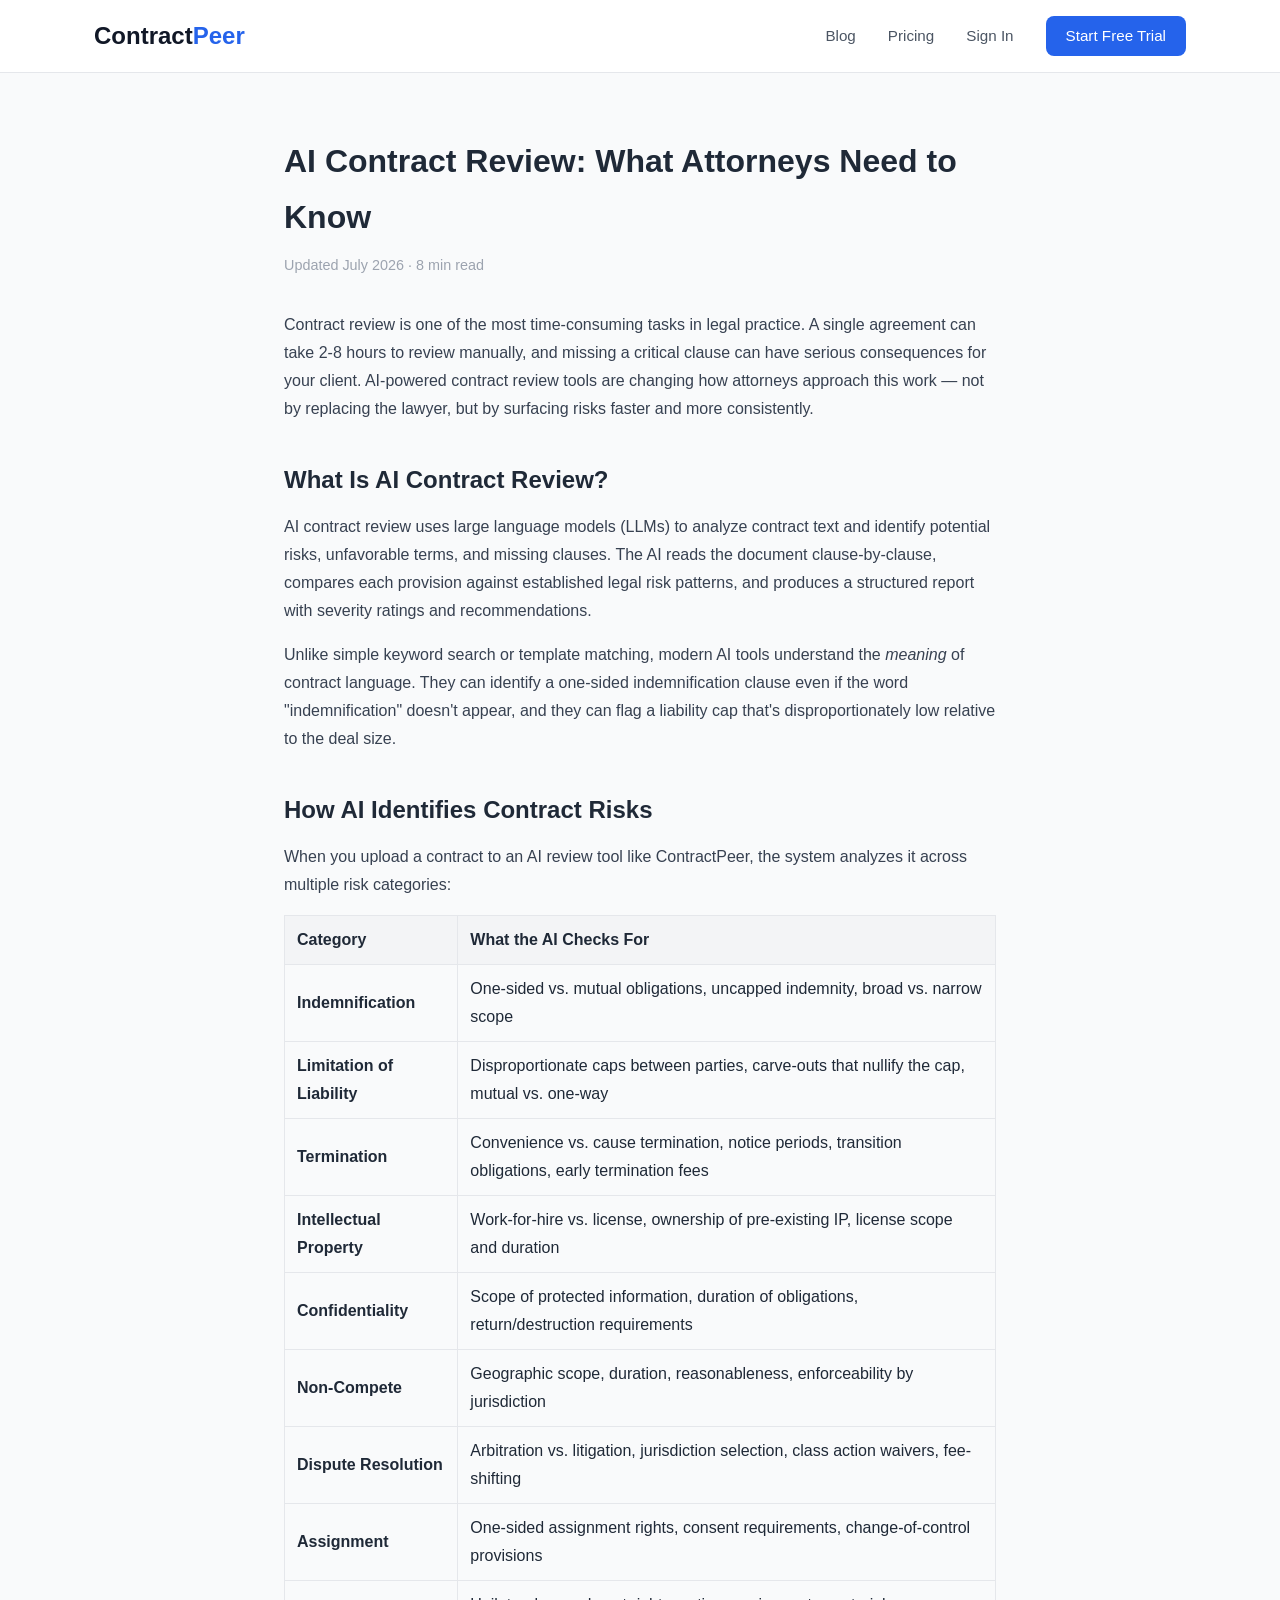
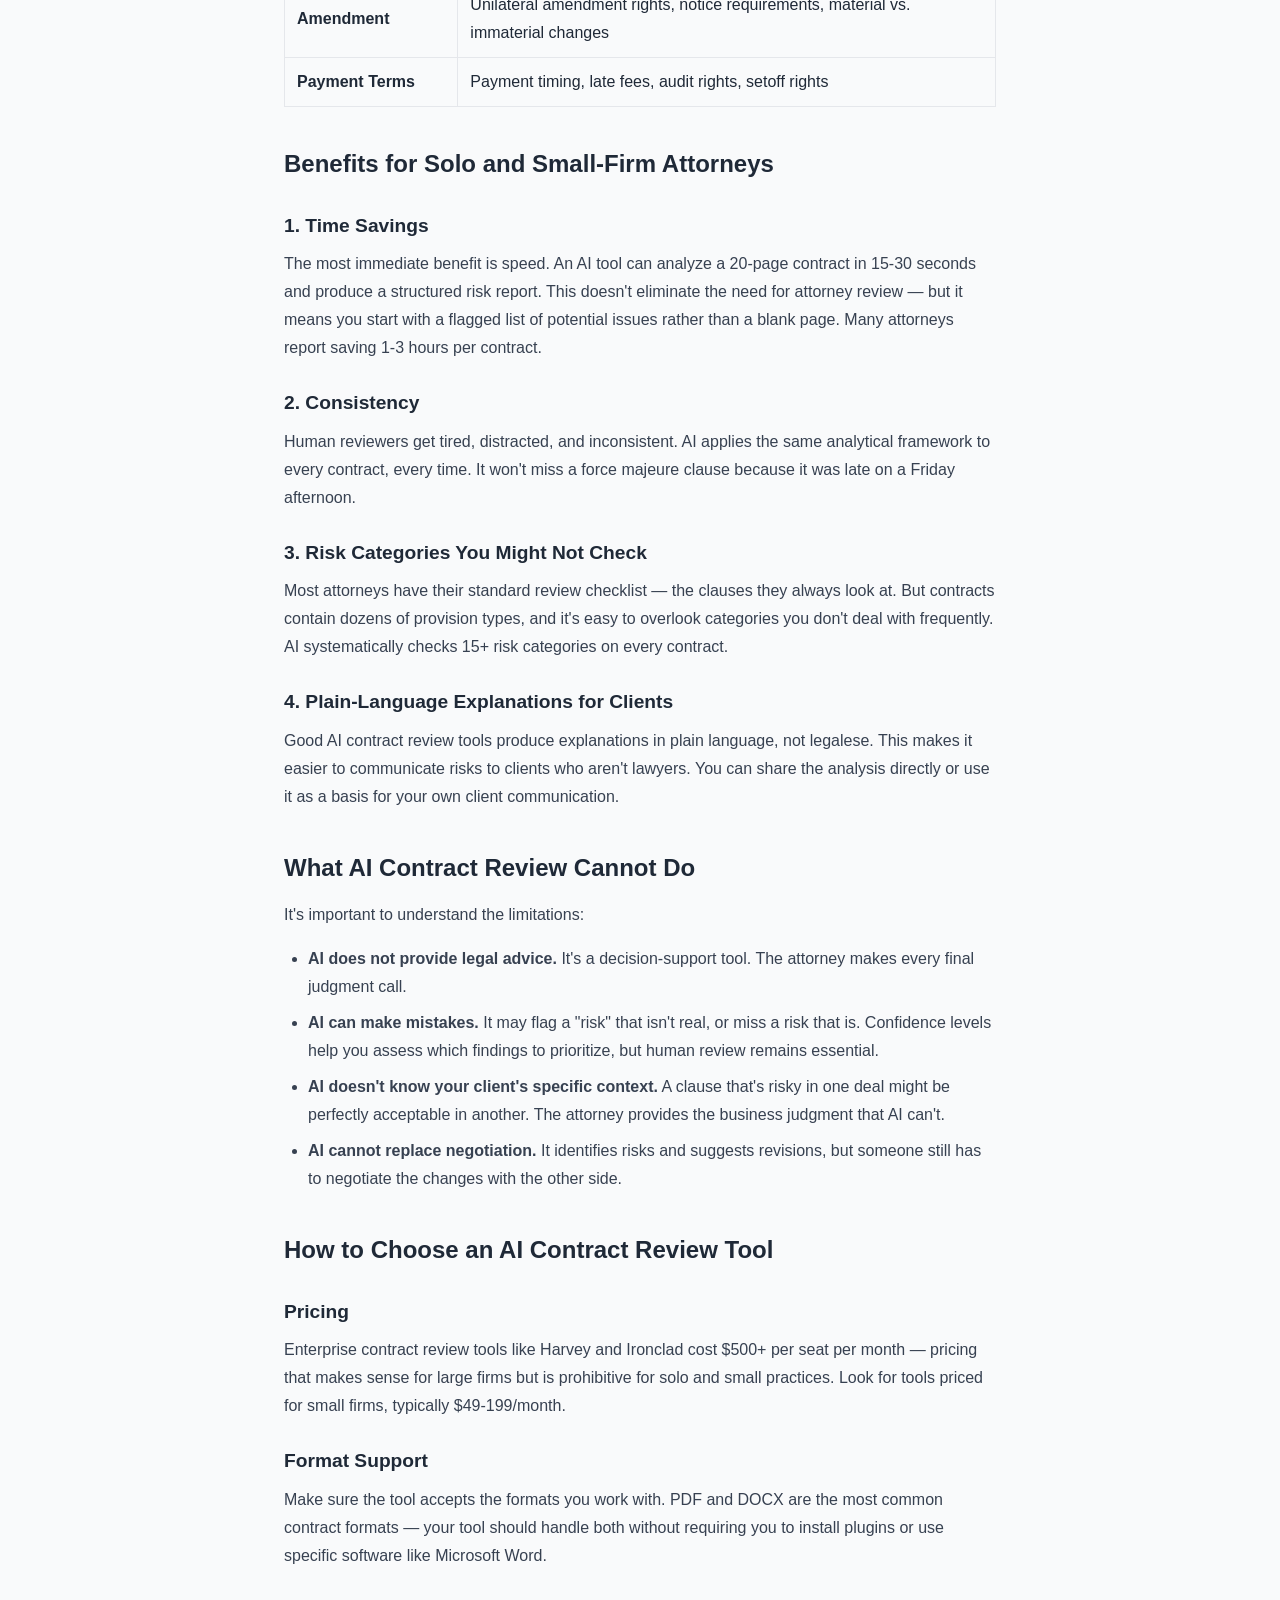
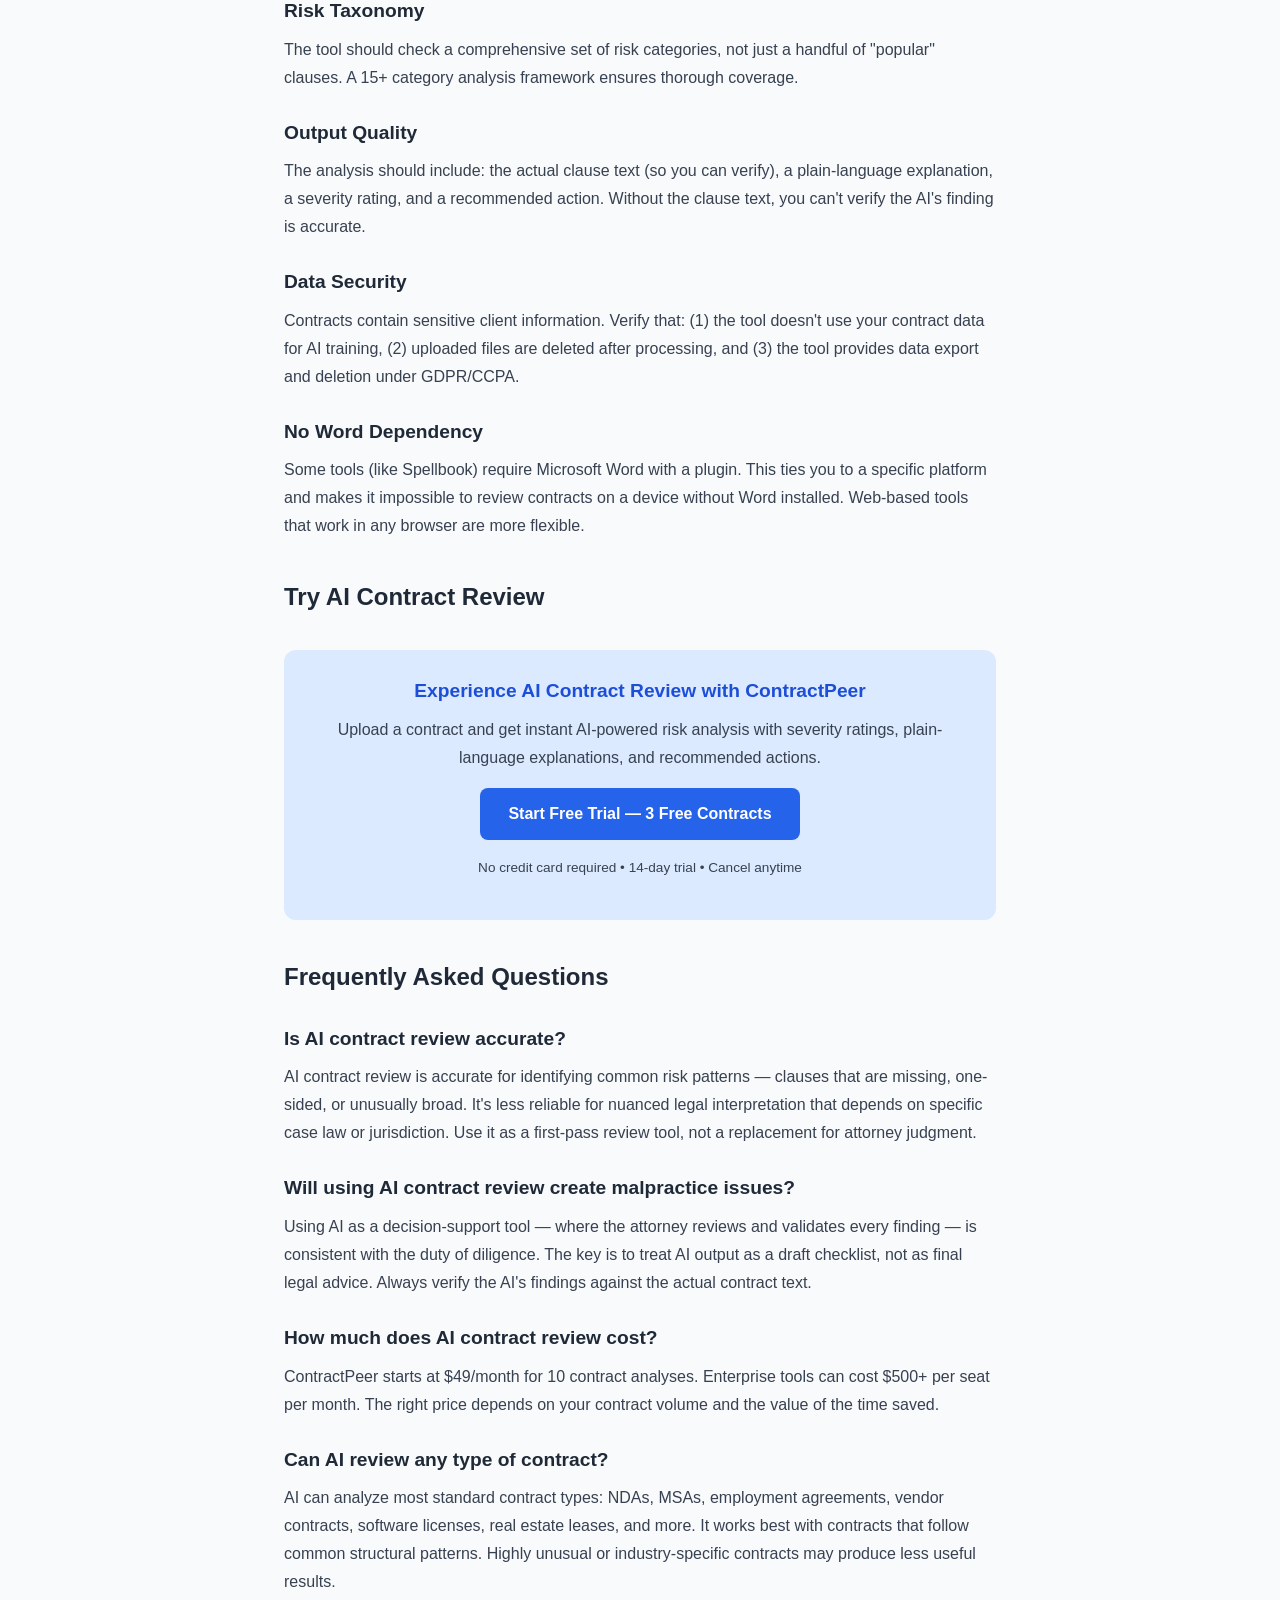
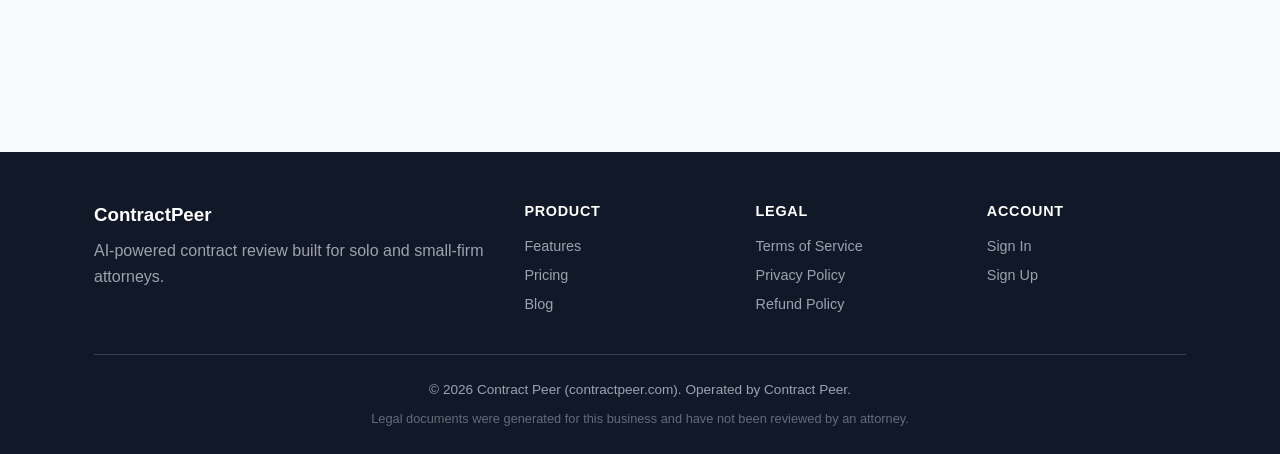
<file: blog/ai-contract-review-guide.html>
<!DOCTYPE html>
<html lang="en">
<head>
    <meta charset="UTF-8">
    <meta name="viewport" content="width=device-width, initial-scale=1.0">
    <title>AI Contract Review: What Attorneys Need to Know — ContractPeer</title>
    <meta name="description" content="Complete guide to AI-powered contract review for attorneys. How AI identifies risks, saves time, and helps solo and small-firm lawyers review contracts faster.">
    <link rel="stylesheet" href="/assets/css/style.css">
    <style>
        .article { max-width: 760px; margin: 0 auto; padding: 60px 24px; line-height: 1.75; }
        .article h1 { font-size: 2rem; margin-bottom: 8px; }
        .article .meta { color: var(--gray-400); font-size: 0.9rem; margin-bottom: 32px; }
        .article h2 { font-size: 1.5rem; margin-top: 36px; margin-bottom: 12px; }
        .article h3 { font-size: 1.2rem; margin-top: 24px; margin-bottom: 8px; }
        .article p { margin-bottom: 16px; color: var(--gray-700); }
        .article ul { margin-bottom: 16px; padding-left: 24px; }
        .article li { margin-bottom: 8px; color: var(--gray-700); }
        .article blockquote { border-left: 3px solid var(--primary); padding-left: 16px; margin: 16px 0; color: var(--gray-600); font-style: italic; }
        .article .cta-box { background: var(--primary-light); border-radius: var(--radius); padding: 24px; margin: 32px 0; text-align: center; }
        .article .cta-box h3 { margin-top: 0; color: var(--primary-dark); }
        .article table { width: 100%; border-collapse: collapse; margin: 16px 0; }
        .article th, .article td { border: 1px solid var(--gray-200); padding: 10px 12px; text-align: left; }
        .article th { background: var(--gray-100); font-weight: 600; }
    </style>
</head>
<body>
<nav class="nav">
    <div class="container nav-inner">
        <a href="/" class="nav-logo">Contract<span>Peer</span></a>
        <button class="mobile-menu-toggle" onclick="document.getElementById('mobileMenu').classList.toggle('open')">☰</button>
        <div class="nav-links">
            <a href="/blog/">Blog</a>
            <a href="/pricing.php">Pricing</a>
            <a href="/login.php">Sign In</a>
            <a href="/register.php" class="nav-cta">Start Free Trial</a>
        </div>
    </div>
</nav>
<div class="mobile-menu" id="mobileMenu">
    <a href="/#features">Features</a>
    <a href="/free-nda-check.php">Free NDA Check</a>
    <a href="/pricing.php">Pricing</a>
    <a href="/blog/">Blog</a>
    <a href="/login.php">Sign In</a>
    <a href="/register.php" class="nav-cta">Start Free Trial</a>
</div>

<div class="article">
<h1>AI Contract Review: What Attorneys Need to Know</h1>
<p class="meta">Updated July 2026 · 8 min read</p>

<p>Contract review is one of the most time-consuming tasks in legal practice. A single agreement can take 2-8 hours to review manually, and missing a critical clause can have serious consequences for your client. AI-powered contract review tools are changing how attorneys approach this work — not by replacing the lawyer, but by surfacing risks faster and more consistently.</p>

<h2>What Is AI Contract Review?</h2>
<p>AI contract review uses large language models (LLMs) to analyze contract text and identify potential risks, unfavorable terms, and missing clauses. The AI reads the document clause-by-clause, compares each provision against established legal risk patterns, and produces a structured report with severity ratings and recommendations.</p>

<p>Unlike simple keyword search or template matching, modern AI tools understand the <em>meaning</em> of contract language. They can identify a one-sided indemnification clause even if the word "indemnification" doesn't appear, and they can flag a liability cap that's disproportionately low relative to the deal size.</p>

<h2>How AI Identifies Contract Risks</h2>
<p>When you upload a contract to an AI review tool like ContractPeer, the system analyzes it across multiple risk categories:</p>

<table>
<tr><th>Category</th><th>What the AI Checks For</th></tr>
<tr><td><strong>Indemnification</strong></td><td>One-sided vs. mutual obligations, uncapped indemnity, broad vs. narrow scope</td></tr>
<tr><td><strong>Limitation of Liability</strong></td><td>Disproportionate caps between parties, carve-outs that nullify the cap, mutual vs. one-way</td></tr>
<tr><td><strong>Termination</strong></td><td>Convenience vs. cause termination, notice periods, transition obligations, early termination fees</td></tr>
<tr><td><strong>Intellectual Property</strong></td><td>Work-for-hire vs. license, ownership of pre-existing IP, license scope and duration</td></tr>
<tr><td><strong>Confidentiality</strong></td><td>Scope of protected information, duration of obligations, return/destruction requirements</td></tr>
<tr><td><strong>Non-Compete</strong></td><td>Geographic scope, duration, reasonableness, enforceability by jurisdiction</td></tr>
<tr><td><strong>Dispute Resolution</strong></td><td>Arbitration vs. litigation, jurisdiction selection, class action waivers, fee-shifting</td></tr>
<tr><td><strong>Assignment</strong></td><td>One-sided assignment rights, consent requirements, change-of-control provisions</td></tr>
<tr><td><strong>Amendment</strong></td><td>Unilateral amendment rights, notice requirements, material vs. immaterial changes</td></tr>
<tr><td><strong>Payment Terms</strong></td><td>Payment timing, late fees, audit rights, setoff rights</td></tr>
</table>

<h2>Benefits for Solo and Small-Firm Attorneys</h2>

<h3>1. Time Savings</h3>
<p>The most immediate benefit is speed. An AI tool can analyze a 20-page contract in 15-30 seconds and produce a structured risk report. This doesn't eliminate the need for attorney review — but it means you start with a flagged list of potential issues rather than a blank page. Many attorneys report saving 1-3 hours per contract.</p>

<h3>2. Consistency</h3>
<p>Human reviewers get tired, distracted, and inconsistent. AI applies the same analytical framework to every contract, every time. It won't miss a force majeure clause because it was late on a Friday afternoon.</p>

<h3>3. Risk Categories You Might Not Check</h3>
<p>Most attorneys have their standard review checklist — the clauses they always look at. But contracts contain dozens of provision types, and it's easy to overlook categories you don't deal with frequently. AI systematically checks 15+ risk categories on every contract.</p>

<h3>4. Plain-Language Explanations for Clients</h3>
<p>Good AI contract review tools produce explanations in plain language, not legalese. This makes it easier to communicate risks to clients who aren't lawyers. You can share the analysis directly or use it as a basis for your own client communication.</p>

<h2>What AI Contract Review Cannot Do</h2>
<p>It's important to understand the limitations:</p>
<ul>
<li><strong>AI does not provide legal advice.</strong> It's a decision-support tool. The attorney makes every final judgment call.</li>
<li><strong>AI can make mistakes.</strong> It may flag a "risk" that isn't real, or miss a risk that is. Confidence levels help you assess which findings to prioritize, but human review remains essential.</li>
<li><strong>AI doesn't know your client's specific context.</strong> A clause that's risky in one deal might be perfectly acceptable in another. The attorney provides the business judgment that AI can't.</li>
<li><strong>AI cannot replace negotiation.</strong> It identifies risks and suggests revisions, but someone still has to negotiate the changes with the other side.</li>
</ul>

<h2>How to Choose an AI Contract Review Tool</h2>

<h3>Pricing</h3>
<p>Enterprise contract review tools like Harvey and Ironclad cost $500+ per seat per month — pricing that makes sense for large firms but is prohibitive for solo and small practices. Look for tools priced for small firms, typically $49-199/month.</p>

<h3>Format Support</h3>
<p>Make sure the tool accepts the formats you work with. PDF and DOCX are the most common contract formats — your tool should handle both without requiring you to install plugins or use specific software like Microsoft Word.</p>

<h3>Risk Taxonomy</h3>
<p>The tool should check a comprehensive set of risk categories, not just a handful of "popular" clauses. A 15+ category analysis framework ensures thorough coverage.</p>

<h3>Output Quality</h3>
<p>The analysis should include: the actual clause text (so you can verify), a plain-language explanation, a severity rating, and a recommended action. Without the clause text, you can't verify the AI's finding is accurate.</p>

<h3>Data Security</h3>
<p>Contracts contain sensitive client information. Verify that: (1) the tool doesn't use your contract data for AI training, (2) uploaded files are deleted after processing, and (3) the tool provides data export and deletion under GDPR/CCPA.</p>

<h3>No Word Dependency</h3>
<p>Some tools (like Spellbook) require Microsoft Word with a plugin. This ties you to a specific platform and makes it impossible to review contracts on a device without Word installed. Web-based tools that work in any browser are more flexible.</p>

<h2>Try AI Contract Review</h2>
<div class="cta-box">
<h3>Experience AI Contract Review with ContractPeer</h3>
<p>Upload a contract and get instant AI-powered risk analysis with severity ratings, plain-language explanations, and recommended actions.</p>
<p style="margin-top: 16px;">
<a href="/register.php" class="btn btn-primary">Start Free Trial — 3 Free Contracts</a>
</p>
<p style="font-size: 0.85rem; margin-top: 8px;">No credit card required • 14-day trial • Cancel anytime</p>
</div>

<h2>Frequently Asked Questions</h2>

<h3>Is AI contract review accurate?</h3>
<p>AI contract review is accurate for identifying common risk patterns — clauses that are missing, one-sided, or unusually broad. It's less reliable for nuanced legal interpretation that depends on specific case law or jurisdiction. Use it as a first-pass review tool, not a replacement for attorney judgment.</p>

<h3>Will using AI contract review create malpractice issues?</h3>
<p>Using AI as a decision-support tool — where the attorney reviews and validates every finding — is consistent with the duty of diligence. The key is to treat AI output as a draft checklist, not as final legal advice. Always verify the AI's findings against the actual contract text.</p>

<h3>How much does AI contract review cost?</h3>
<p>ContractPeer starts at $49/month for 10 contract analyses. Enterprise tools can cost $500+ per seat per month. The right price depends on your contract volume and the value of the time saved.</p>

<h3>Can AI review any type of contract?</h3>
<p>AI can analyze most standard contract types: NDAs, MSAs, employment agreements, vendor contracts, software licenses, real estate leases, and more. It works best with contracts that follow common structural patterns. Highly unusual or industry-specific contracts may produce less useful results.</p>
</div>

<footer class="footer">
    <div class="container">
        <div class="footer-grid">
            <div class="footer-brand">
                <h3>ContractPeer</h3>
                <p>AI-powered contract review built for solo and small-firm attorneys.</p>
            </div>
            <div class="footer-links">
                <h4>Product</h4>
                <a href="/#features">Features</a>
                <a href="/pricing.php">Pricing</a>
                <a href="/blog/">Blog</a>
            </div>
            <div class="footer-links">
                <h4>Legal</h4>
                <a href="/legal/terms.php">Terms of Service</a>
                <a href="/legal/privacy.php">Privacy Policy</a>
                <a href="/legal/refund.php">Refund Policy</a>
            </div>
            <div class="footer-links">
                <h4>Account</h4>
                <a href="/login.php">Sign In</a>
                <a href="/register.php">Sign Up</a>
            </div>
        </div>
        <div class="footer-bottom">
            <p>© 2026 Contract Peer (contractpeer.com). Operated by Contract Peer.</p>
            <p style="margin-top: 8px; font-size: 0.8rem; opacity: 0.6;">Legal documents were generated for this business and have not been reviewed by an attorney.</p>
        </div>
    </div>
</footer>

<script src="/assets/js/app.js"></script>
</body>
</html>
</file>
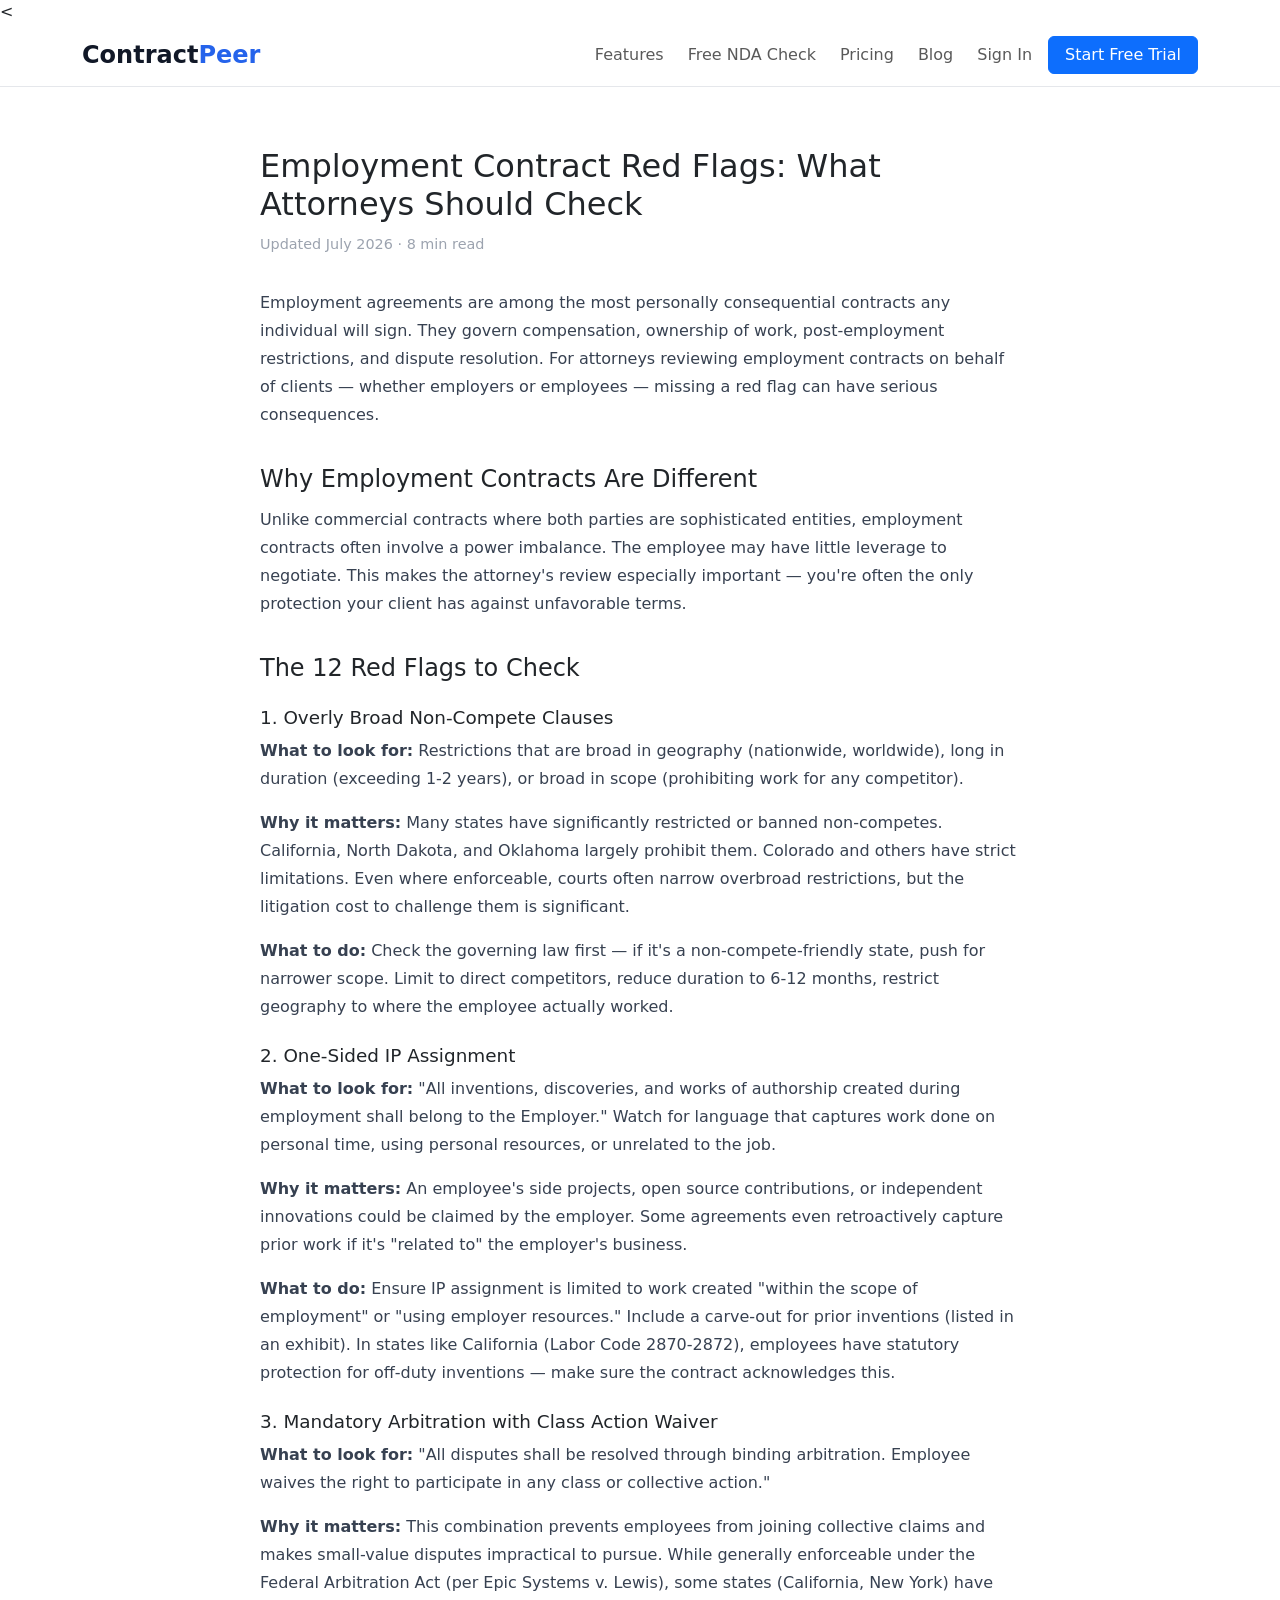
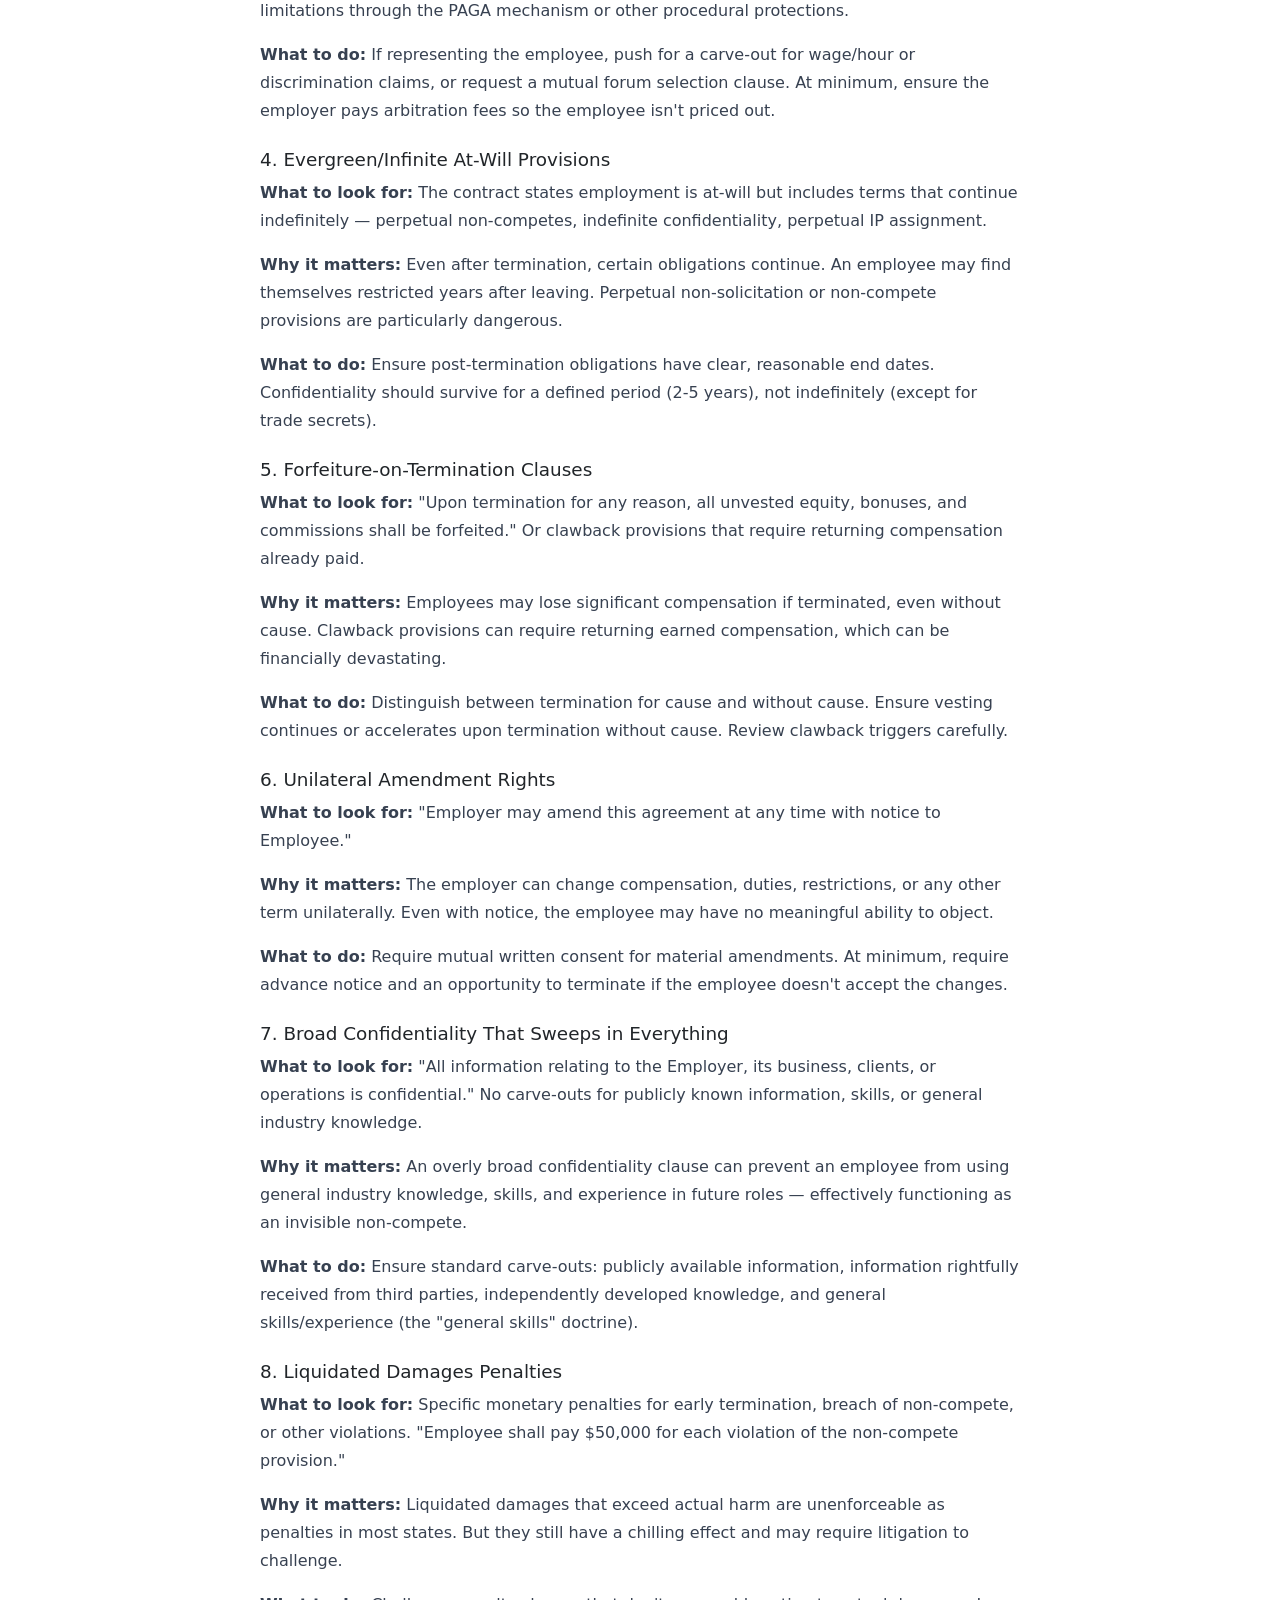
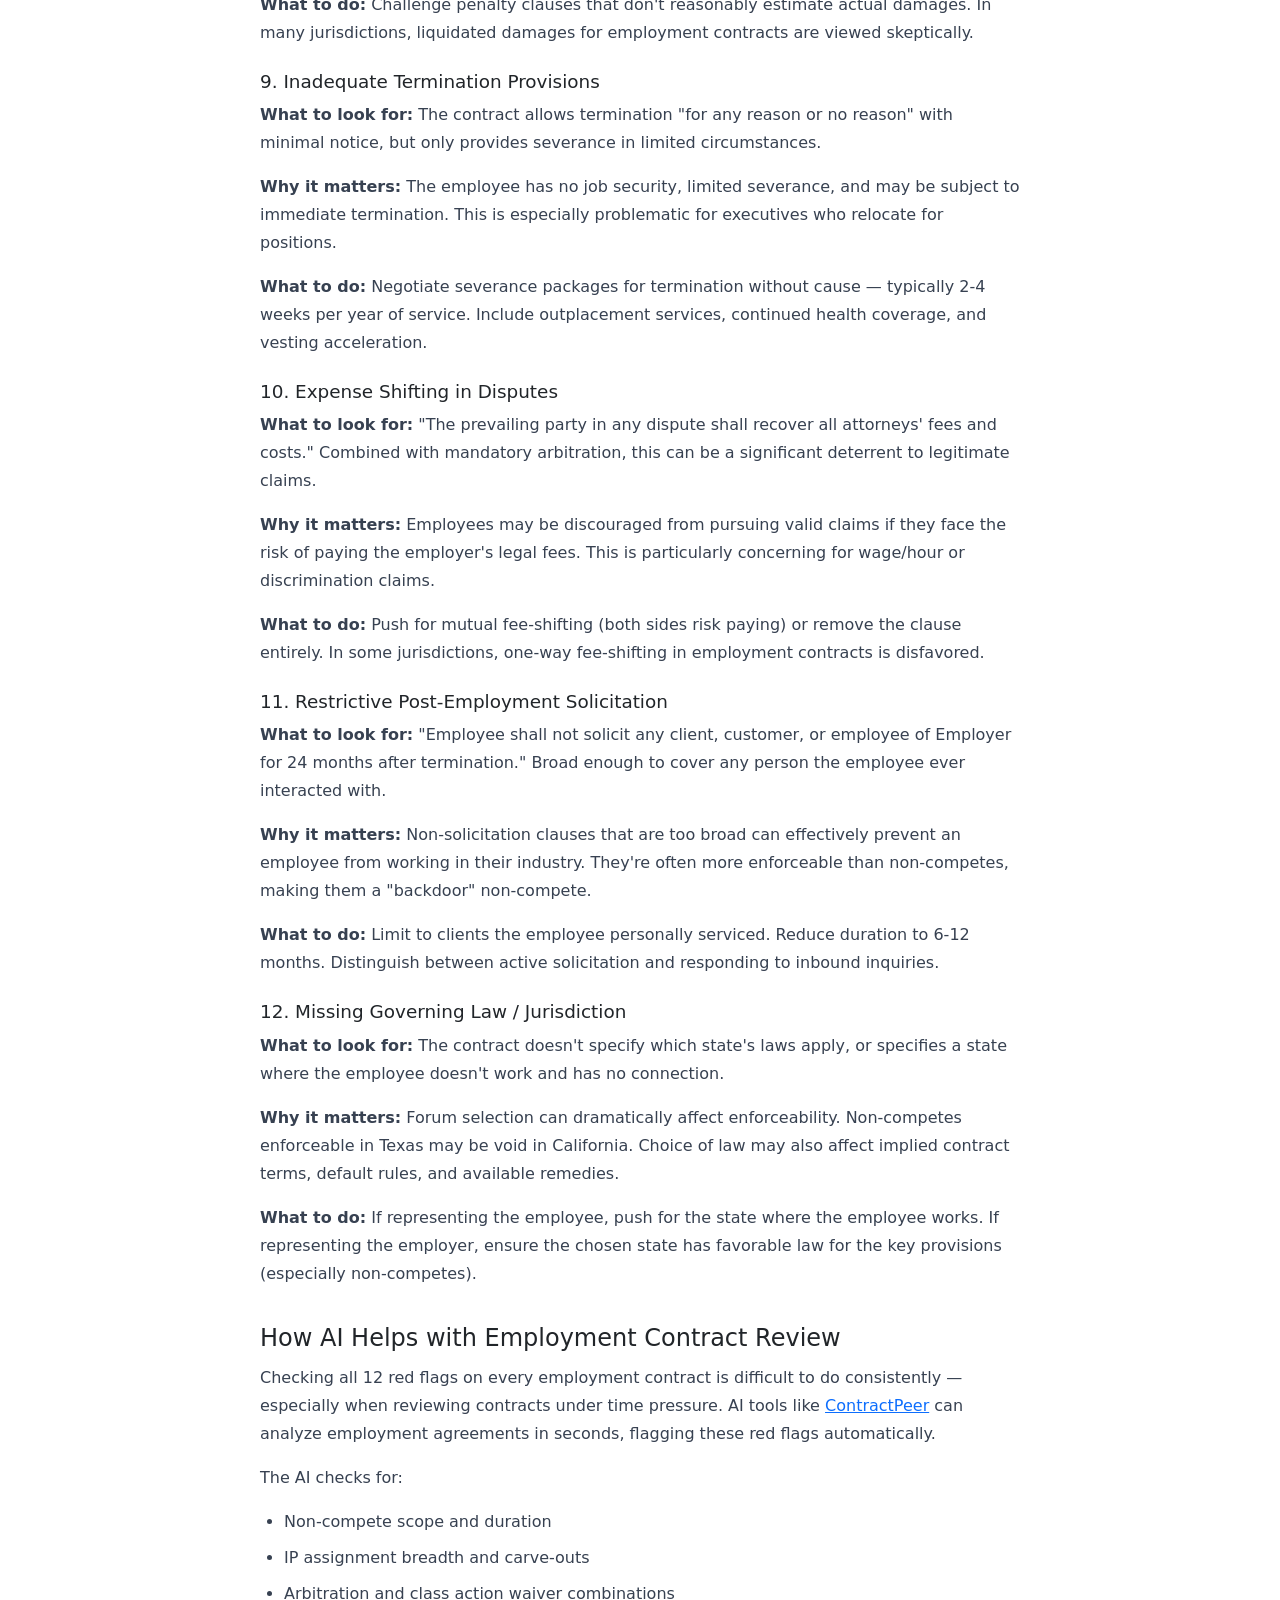
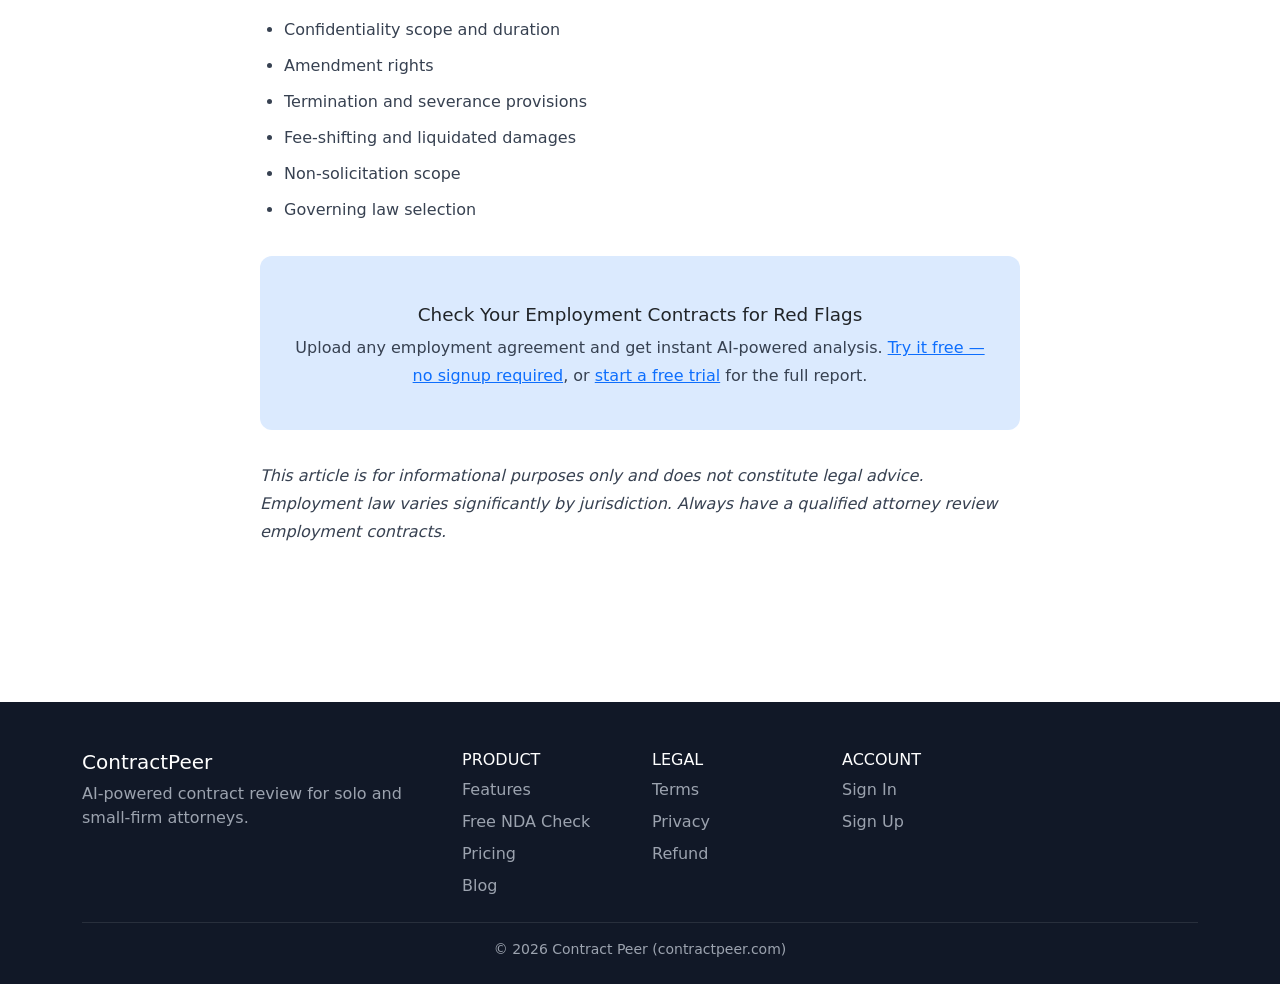
<file: blog/employment-contract-red-flags.html>
<!DOCTYPE html>
<html lang="en">
<head>
    <meta charset="UTF-8">
    <<meta name="viewport" content="width=device-width, initial-scale=1.0">
    <title>Employment Contract Red Flags: What Attorneys Should Check — ContractPeer</title>
    <meta name="description" content="Complete guide to employment contract red flags for attorneys. Every clause to examine, common risks, and how AI can help review employment agreements faster.">
    <link href="https://cdn.jsdelivr.net/npm/bootstrap@5.3.3/dist/css/bootstrap.min.css" rel="stylesheet">
    <style>.article{max-width:760px;margin:0 auto;padding:60px 0;line-height:1.75;}.article h1{font-size:2rem;margin-bottom:8px;}.article .meta{color:#9ca3af;font-size:0.9rem;margin-bottom:32px;}.article h2{font-size:1.5rem;margin-top:36px;margin-bottom:12px;}.article h3{font-size:1.15rem;margin-top:24px;margin-bottom:8px;}.article p{margin-bottom:16px;color:#374151;}.article ul{margin-bottom:16px;padding-left:24px;}.article li{margin-bottom:8px;color:#374151;}.cta-box{background:#dbeafe;border-radius:12px;padding:24px;margin:32px 0;text-align:center;}</style>
</head>
<body>
<nav class="navbar navbar-expand-lg sticky-top navbar-light" style="background:rgba(255,255,255,0.95);border-bottom:1px solid #e5e7eb;">
    <div class="container">
        <a class="navbar-brand fw-bold" href="/" style="font-size:1.5rem;color:#111827;text-decoration:none;">Contract<span style="color:#2563eb;">Peer</span></a>
        <button class="navbar-toggler" type="button" data-bs-toggle="collapse" data-bs-target="#navMain"><span class="navbar-toggler-icon"></span></button>
        <div class="collapse navbar-collapse" id="navMain">
            <ul class="navbar-nav ms-auto align-items-lg-center gap-lg-2">
                <li class="nav-item"><a class="nav-link" href="/#features">Features</a></li>
                <li class="nav-item"><a class="nav-link" href="/free-nda-check.php">Free NDA Check</a></li>
                <li class="nav-item"><a class="nav-link" href="/pricing.php">Pricing</a></li>
                <li class="nav-item"><a class="nav-link" href="/blog/">Blog</a></li>
                <li class="nav-item"><a class="nav-link" href="/login.php">Sign In</a></li>
                <li class="nav-item"><a class="btn btn-primary px-3" href="/register.php">Start Free Trial</a></li>
            </ul>
        </div>
    </div>
</nav>
<div class="container article">
<h1>Employment Contract Red Flags: What Attorneys Should Check</h1>
<p class="meta">Updated July 2026 · 8 min read</p>

<p>Employment agreements are among the most personally consequential contracts any individual will sign. They govern compensation, ownership of work, post-employment restrictions, and dispute resolution. For attorneys reviewing employment contracts on behalf of clients — whether employers or employees — missing a red flag can have serious consequences.</p>

<h2>Why Employment Contracts Are Different</h2>
<p>Unlike commercial contracts where both parties are sophisticated entities, employment contracts often involve a power imbalance. The employee may have little leverage to negotiate. This makes the attorney's review especially important — you're often the only protection your client has against unfavorable terms.</p>

<h2>The 12 Red Flags to Check</h2>

<h3>1. Overly Broad Non-Compete Clauses</h3>
<p><strong>What to look for:</strong> Restrictions that are broad in geography (nationwide, worldwide), long in duration (exceeding 1-2 years), or broad in scope (prohibiting work for any competitor).</p>
<p><strong>Why it matters:</strong> Many states have significantly restricted or banned non-competes. California, North Dakota, and Oklahoma largely prohibit them. Colorado and others have strict limitations. Even where enforceable, courts often narrow overbroad restrictions, but the litigation cost to challenge them is significant.</p>
<p><strong>What to do:</strong> Check the governing law first — if it's a non-compete-friendly state, push for narrower scope. Limit to direct competitors, reduce duration to 6-12 months, restrict geography to where the employee actually worked.</p>

<h3>2. One-Sided IP Assignment</h3>
<p><strong>What to look for:</strong> "All inventions, discoveries, and works of authorship created during employment shall belong to the Employer." Watch for language that captures work done on personal time, using personal resources, or unrelated to the job.</p>
<p><strong>Why it matters:</strong> An employee's side projects, open source contributions, or independent innovations could be claimed by the employer. Some agreements even retroactively capture prior work if it's "related to" the employer's business.</p>
<p><strong>What to do:</strong> Ensure IP assignment is limited to work created "within the scope of employment" or "using employer resources." Include a carve-out for prior inventions (listed in an exhibit). In states like California (Labor Code 2870-2872), employees have statutory protection for off-duty inventions — make sure the contract acknowledges this.</p>

<h3>3. Mandatory Arbitration with Class Action Waiver</h3>
<p><strong>What to look for:</strong> "All disputes shall be resolved through binding arbitration. Employee waives the right to participate in any class or collective action."</p>
<p><strong>Why it matters:</strong> This combination prevents employees from joining collective claims and makes small-value disputes impractical to pursue. While generally enforceable under the Federal Arbitration Act (per Epic Systems v. Lewis), some states (California, New York) have limitations through the PAGA mechanism or other procedural protections.</p>
<p><strong>What to do:</strong> If representing the employee, push for a carve-out for wage/hour or discrimination claims, or request a mutual forum selection clause. At minimum, ensure the employer pays arbitration fees so the employee isn't priced out.</p>

<h3>4. Evergreen/Infinite At-Will Provisions</h3>
<p><strong>What to look for:</strong> The contract states employment is at-will but includes terms that continue indefinitely — perpetual non-competes, indefinite confidentiality, perpetual IP assignment.</p>
<p><strong>Why it matters:</strong> Even after termination, certain obligations continue. An employee may find themselves restricted years after leaving. Perpetual non-solicitation or non-compete provisions are particularly dangerous.</p>
<p><strong>What to do:</strong> Ensure post-termination obligations have clear, reasonable end dates. Confidentiality should survive for a defined period (2-5 years), not indefinitely (except for trade secrets).</p>

<h3>5. Forfeiture-on-Termination Clauses</h3>
<p><strong>What to look for:</strong> "Upon termination for any reason, all unvested equity, bonuses, and commissions shall be forfeited." Or clawback provisions that require returning compensation already paid.</p>
<p><strong>Why it matters:</strong> Employees may lose significant compensation if terminated, even without cause. Clawback provisions can require returning earned compensation, which can be financially devastating.</p>
<p><strong>What to do:</strong> Distinguish between termination for cause and without cause. Ensure vesting continues or accelerates upon termination without cause. Review clawback triggers carefully.</p>

<h3>6. Unilateral Amendment Rights</h3>
<p><strong>What to look for:</strong> "Employer may amend this agreement at any time with notice to Employee."</p>
<p><strong>Why it matters:</strong> The employer can change compensation, duties, restrictions, or any other term unilaterally. Even with notice, the employee may have no meaningful ability to object.</p>
<p><strong>What to do:</strong> Require mutual written consent for material amendments. At minimum, require advance notice and an opportunity to terminate if the employee doesn't accept the changes.</p>

<h3>7. Broad Confidentiality That Sweeps in Everything</h3>
<p><strong>What to look for:</strong> "All information relating to the Employer, its business, clients, or operations is confidential." No carve-outs for publicly known information, skills, or general industry knowledge.</p>
<p><strong>Why it matters:</strong> An overly broad confidentiality clause can prevent an employee from using general industry knowledge, skills, and experience in future roles — effectively functioning as an invisible non-compete.</p>
<p><strong>What to do:</strong> Ensure standard carve-outs: publicly available information, information rightfully received from third parties, independently developed knowledge, and general skills/experience (the "general skills" doctrine).</p>

<h3>8. Liquidated Damages Penalties</h3>
<p><strong>What to look for:</strong> Specific monetary penalties for early termination, breach of non-compete, or other violations. "Employee shall pay $50,000 for each violation of the non-compete provision."</p>
<p><strong>Why it matters:</strong> Liquidated damages that exceed actual harm are unenforceable as penalties in most states. But they still have a chilling effect and may require litigation to challenge.</p>
<p><strong>What to do:</strong> Challenge penalty clauses that don't reasonably estimate actual damages. In many jurisdictions, liquidated damages for employment contracts are viewed skeptically.</p>

<h3>9. Inadequate Termination Provisions</h3>
<p><strong>What to look for:</strong> The contract allows termination "for any reason or no reason" with minimal notice, but only provides severance in limited circumstances.</p>
<p><strong>Why it matters:</strong> The employee has no job security, limited severance, and may be subject to immediate termination. This is especially problematic for executives who relocate for positions.</p>
<p><strong>What to do:</strong> Negotiate severance packages for termination without cause — typically 2-4 weeks per year of service. Include outplacement services, continued health coverage, and vesting acceleration.</p>

<h3>10. Expense Shifting in Disputes</h3>
<p><strong>What to look for:</strong> "The prevailing party in any dispute shall recover all attorneys' fees and costs." Combined with mandatory arbitration, this can be a significant deterrent to legitimate claims.</p>
<p><strong>Why it matters:</strong> Employees may be discouraged from pursuing valid claims if they face the risk of paying the employer's legal fees. This is particularly concerning for wage/hour or discrimination claims.</p>
<p><strong>What to do:</strong> Push for mutual fee-shifting (both sides risk paying) or remove the clause entirely. In some jurisdictions, one-way fee-shifting in employment contracts is disfavored.</p>

<h3>11. Restrictive Post-Employment Solicitation</h3>
<p><strong>What to look for:</strong> "Employee shall not solicit any client, customer, or employee of Employer for 24 months after termination." Broad enough to cover any person the employee ever interacted with.</p>
<p><strong>Why it matters:</strong> Non-solicitation clauses that are too broad can effectively prevent an employee from working in their industry. They're often more enforceable than non-competes, making them a "backdoor" non-compete.</p>
<p><strong>What to do:</strong> Limit to clients the employee personally serviced. Reduce duration to 6-12 months. Distinguish between active solicitation and responding to inbound inquiries.</p>

<h3>12. Missing Governing Law / Jurisdiction</h3>
<p><strong>What to look for:</strong> The contract doesn't specify which state's laws apply, or specifies a state where the employee doesn't work and has no connection.</p>
<p><strong>Why it matters:</strong> Forum selection can dramatically affect enforceability. Non-competes enforceable in Texas may be void in California. Choice of law may also affect implied contract terms, default rules, and available remedies.</p>
<p><strong>What to do:</strong> If representing the employee, push for the state where the employee works. If representing the employer, ensure the chosen state has favorable law for the key provisions (especially non-competes).</p>

<h2>How AI Helps with Employment Contract Review</h2>
<p>Checking all 12 red flags on every employment contract is difficult to do consistently — especially when reviewing contracts under time pressure. AI tools like <a href="/free-nda-check.php">ContractPeer</a> can analyze employment agreements in seconds, flagging these red flags automatically.</p>

<p>The AI checks for:</p>
<ul>
<li>Non-compete scope and duration</li>
<li>IP assignment breadth and carve-outs</li>
<li>Arbitration and class action waiver combinations</li>
<li>Confidentiality scope and duration</li>
<li>Amendment rights</li>
<li>Termination and severance provisions</li>
<li>Fee-shifting and liquidated damages</li>
<li>Non-solicitation scope</li>
<li>Governing law selection</li>
</ul>

<div class="cta-box">
<h3>Check Your Employment Contracts for Red Flags</h3>
<p>Upload any employment agreement and get instant AI-powered analysis. <a href="/free-nda-check.php">Try it free — no signup required</a>, or <a href="/register.php">start a free trial</a> for the full report.</p>
</div>

<p><em>This article is for informational purposes only and does not constitute legal advice. Employment law varies significantly by jurisdiction. Always have a qualified attorney review employment contracts.</em></p>
</div>

<footer class="footer" style="background:#111827;color:#9ca3af;padding:48px 0 24px;margin-top:80px;">
    <div class="container">
        <div class="row g-4 mb-4">
            <div class="col-md-4"><h3 class="h5 text-white">ContractPeer</h3><p>AI-powered contract review for solo and small-firm attorneys.</p></div>
            <div class="col-6 col-md-2"><h4 class="h6 text-uppercase text-white">Product</h4><div class="d-flex flex-column gap-2"><a href="/#features" class="text-decoration-none" style="color:#9ca3af;">Features</a><a href="/free-nda-check.php" class="text-decoration-none" style="color:#9ca3af;">Free NDA Check</a><a href="/pricing.php" class="text-decoration-none" style="color:#9ca3af;">Pricing</a><a href="/blog/" class="text-decoration-none" style="color:#9ca3af;">Blog</a></div></div>
            <div class="col-6 col-md-2"><h4 class="h6 text-uppercase text-white">Legal</h4><div class="d-flex flex-column gap-2"><a href="/legal/terms.php" class="text-decoration-none" style="color:#9ca3af;">Terms</a><a href="/legal/privacy.php" class="text-decoration-none" style="color:#9ca3af;">Privacy</a><a href="/legal/refund.php" class="text-decoration-none" style="color:#9ca3af;">Refund</a></div></div>
            <div class="col-6 col-md-2"><h4 class="h6 text-uppercase text-white">Account</h4><div class="d-flex flex-column gap-2"><a href="/login.php" class="text-decoration-none" style="color:#9ca3af;">Sign In</a><a href="/register.php" class="text-decoration-none" style="color:#9ca3af;">Sign Up</a></div></div>
        </div>
        <hr class="border-secondary">
        <p class="text-center small mb-0">© 2026 Contract Peer (contractpeer.com)</p>
    </div>
</footer>
<script src="https://cdn.jsdelivr.net/npm/bootstrap@5.3.3/dist/js/bootstrap.bundle.min.js"></script>
</body>
</html>
</file>
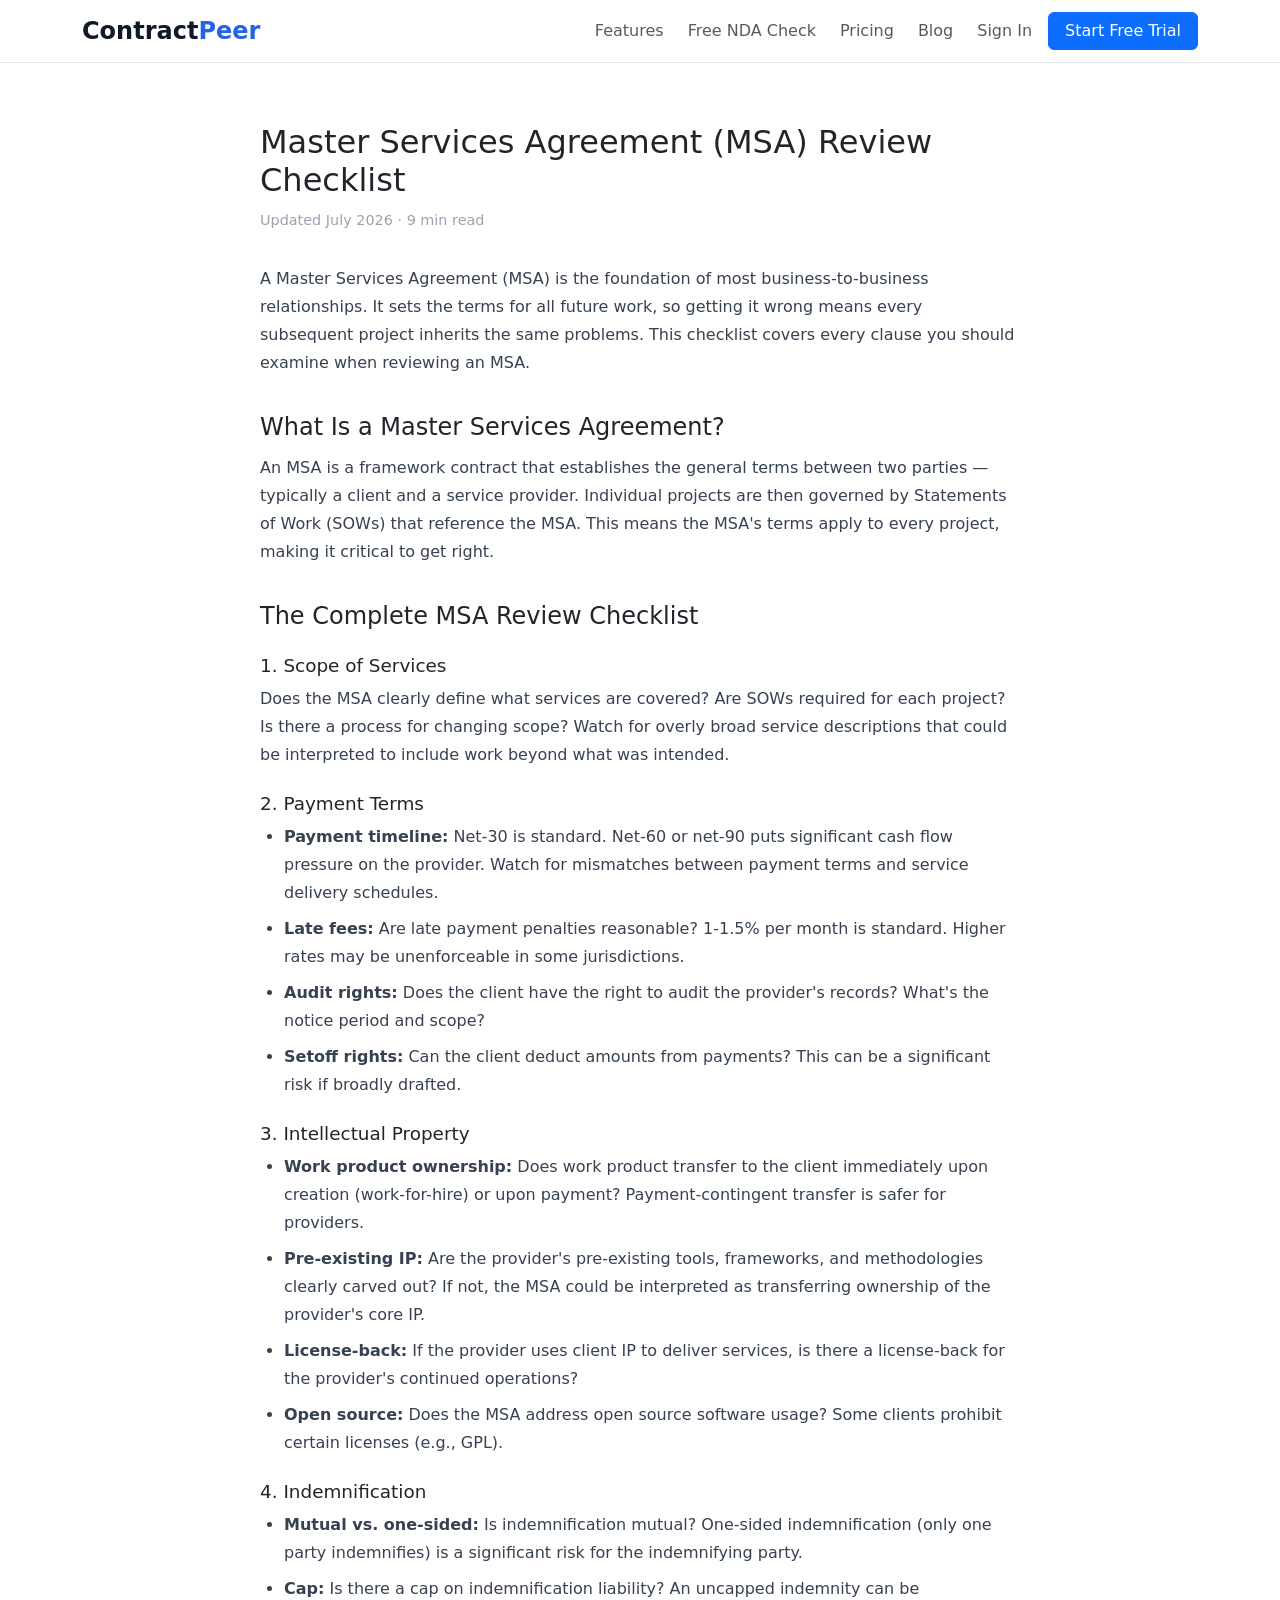
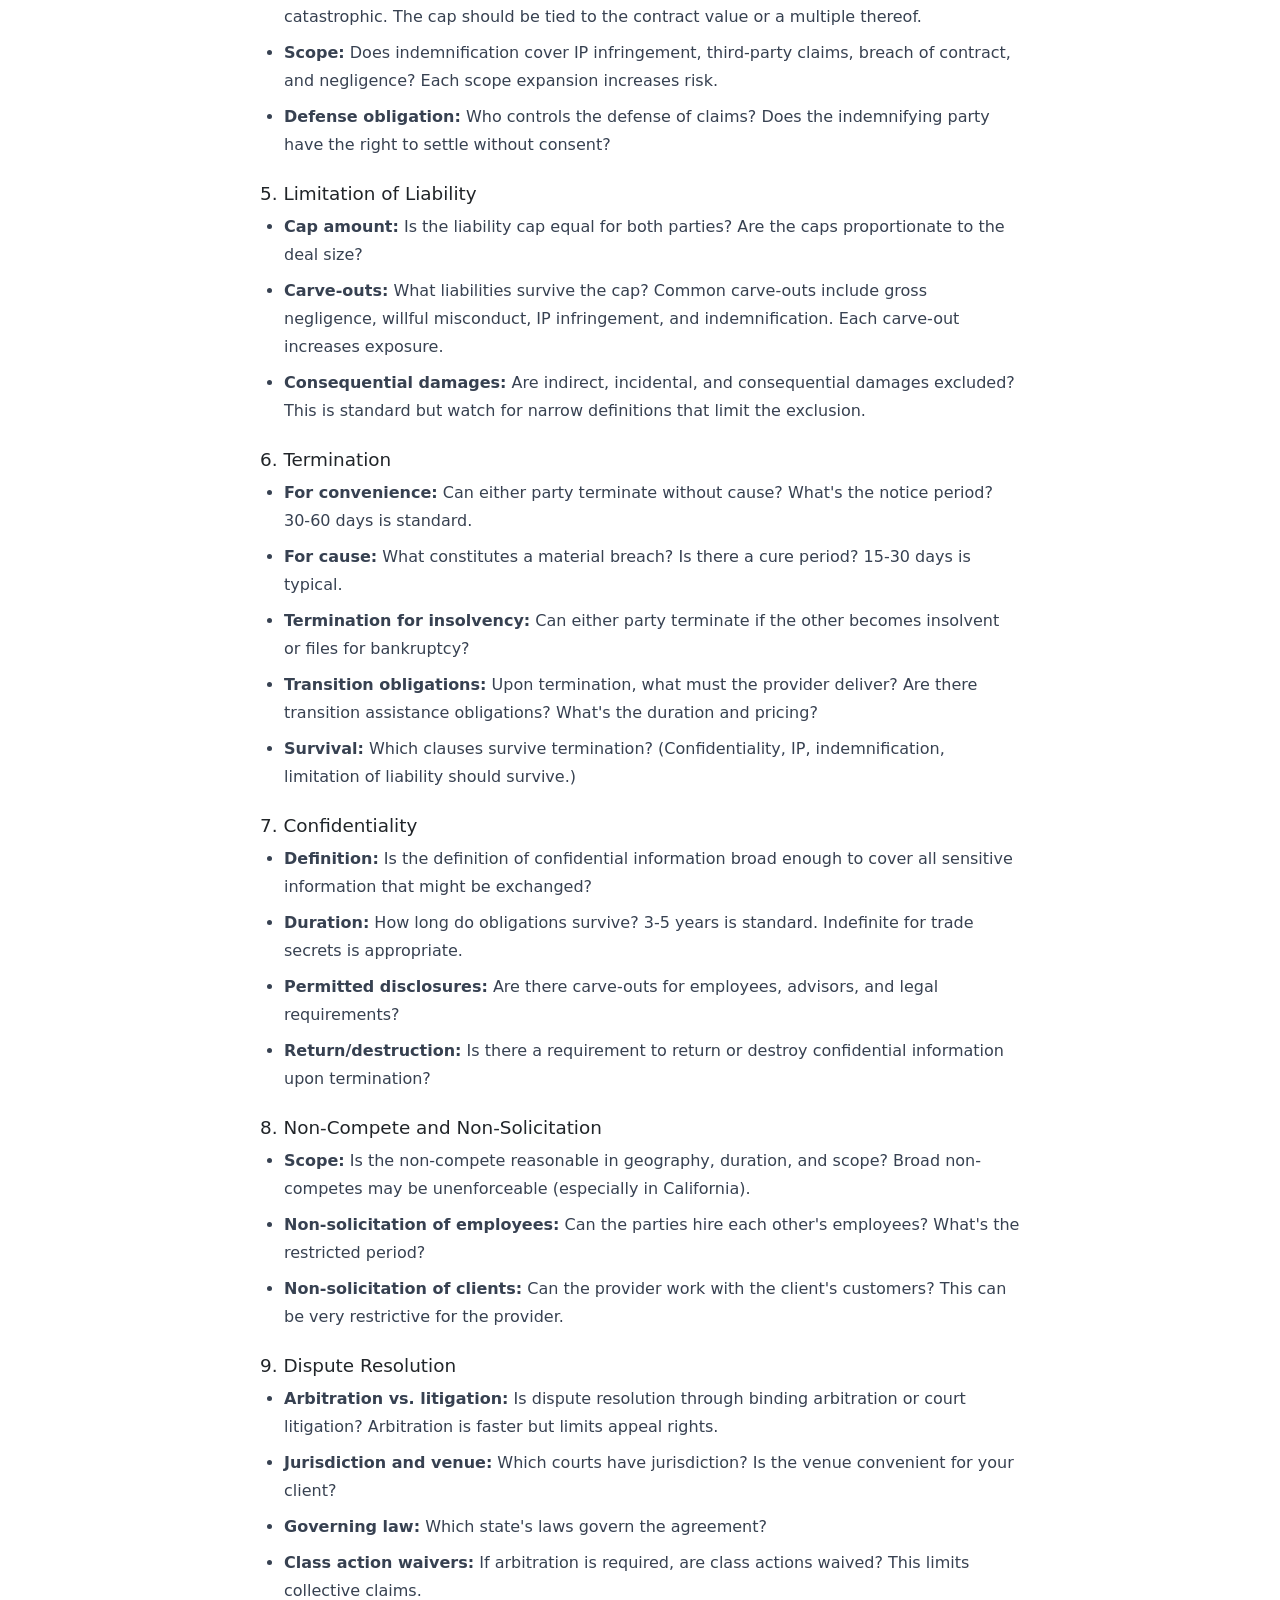
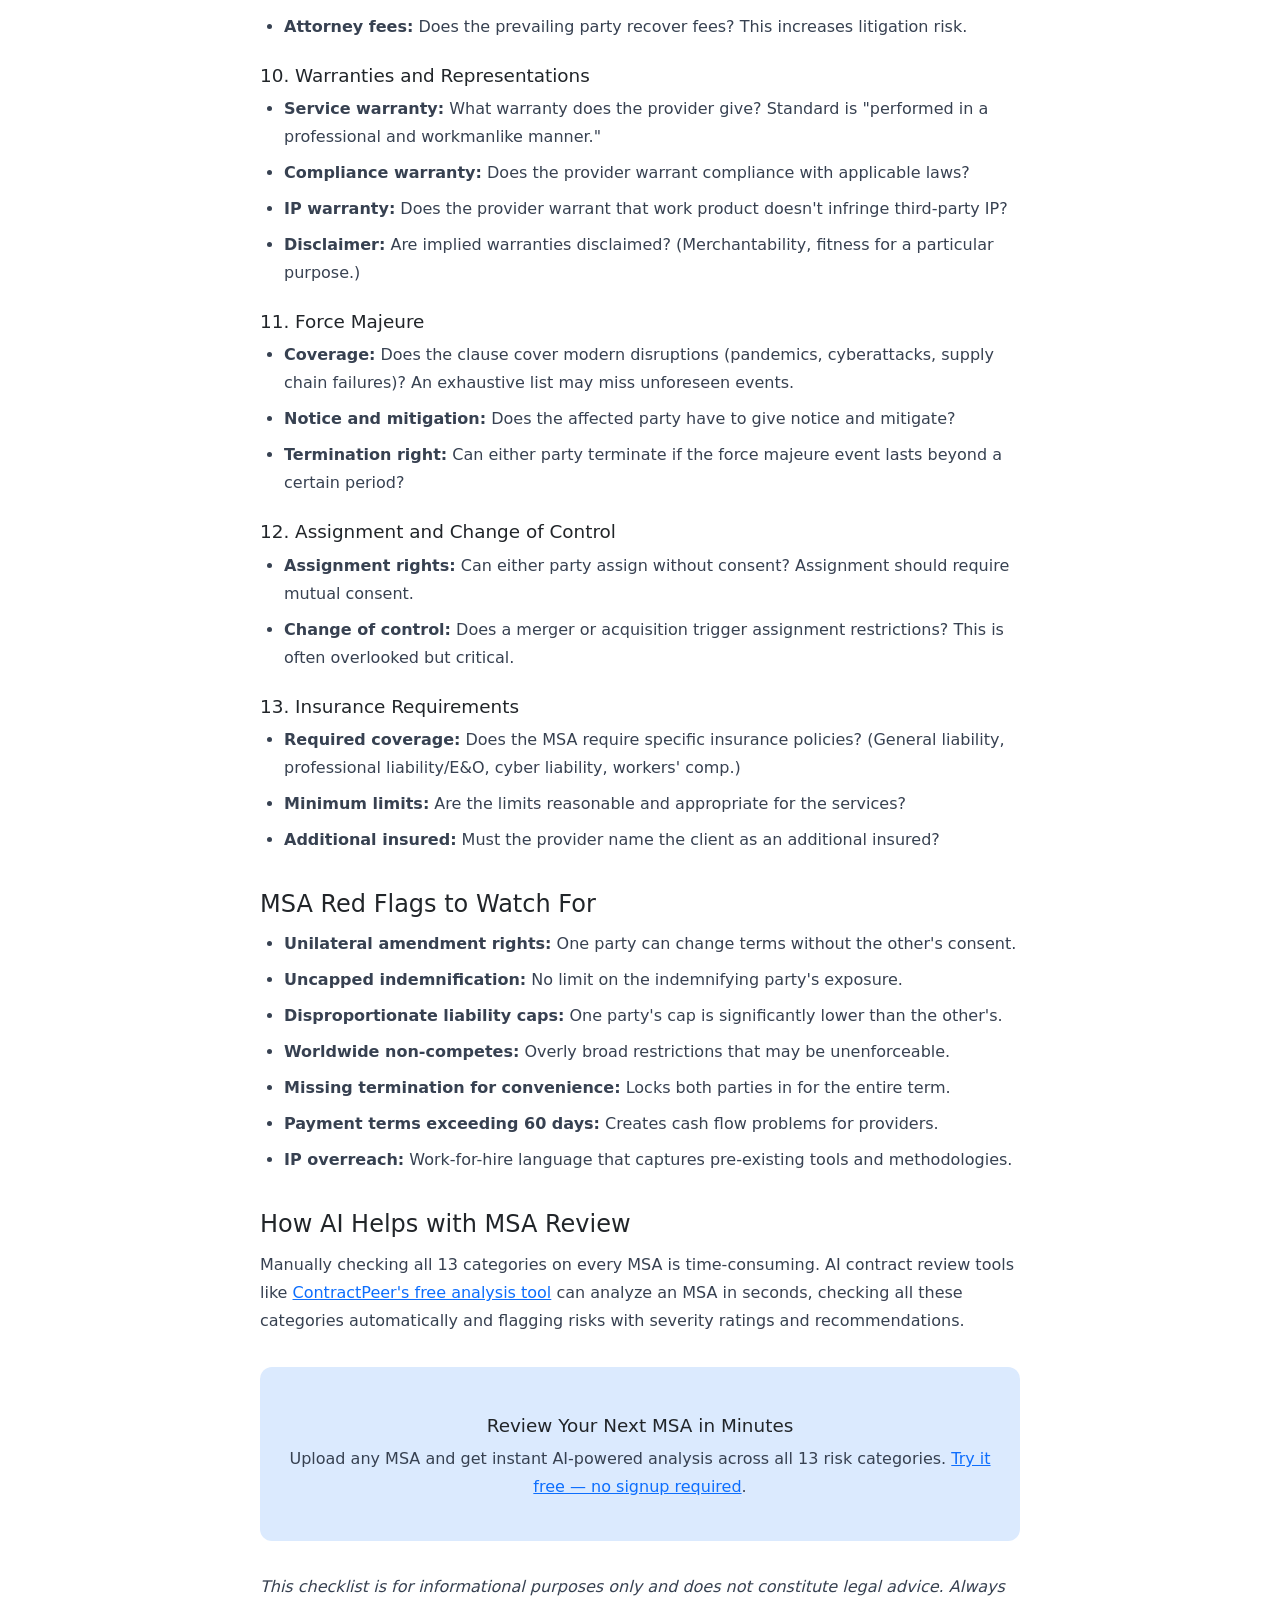
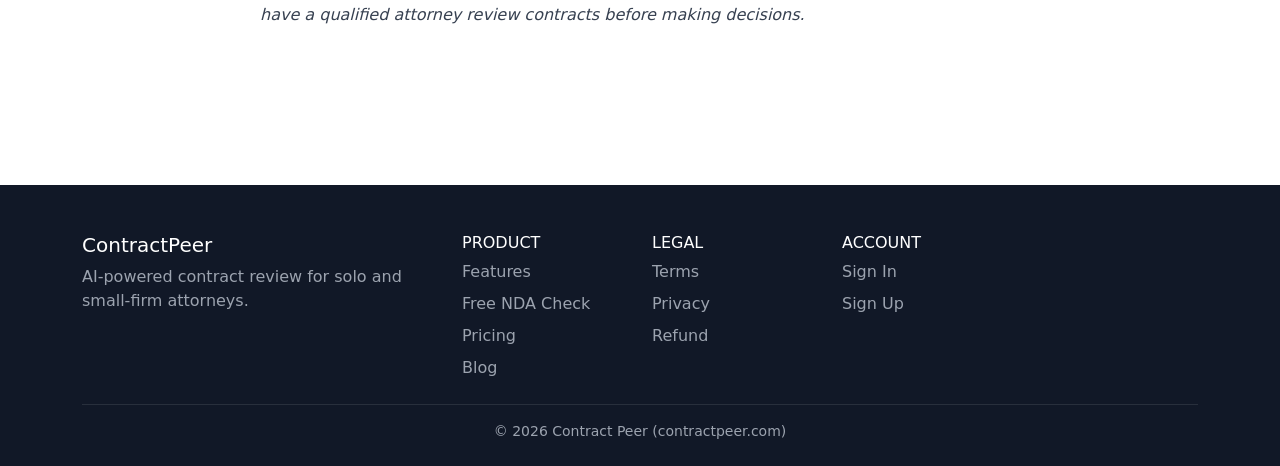
<file: blog/msa-review-checklist.html>
<!DOCTYPE html>
<html lang="en">
<head>
    <meta charset="UTF-8">
    <meta name="viewport" content="width=device-width, initial-scale=1.0">
    <title>Master Services Agreement (MSA) Review Checklist — ContractPeer</title>
    <meta name="description" content="Complete MSA review checklist for attorneys. Every clause to examine in a Master Services Agreement, with red flags, risk categories, and how AI can help.">
    <link href="https://cdn.jsdelivr.net/npm/bootstrap@5.3.3/dist/css/bootstrap.min.css" rel="stylesheet">
    <style>.article{max-width:760px;margin:0 auto;padding:60px 0;line-height:1.75;}.article h1{font-size:2rem;margin-bottom:8px;}.article .meta{color:#9ca3af;font-size:0.9rem;margin-bottom:32px;}.article h2{font-size:1.5rem;margin-top:36px;margin-bottom:12px;}.article h3{font-size:1.15rem;margin-top:24px;margin-bottom:8px;}.article p{margin-bottom:16px;color:#374151;}.article ul{margin-bottom:16px;padding-left:24px;}.article li{margin-bottom:8px;color:#374151;}.cta-box{background:#dbeafe;border-radius:12px;padding:24px;margin:32px 0;text-align:center;}</style>
</head>
<body>
<nav class="navbar navbar-expand-lg sticky-top navbar-light" style="background:rgba(255,255,255,0.95);border-bottom:1px solid #e5e7eb;">
    <div class="container">
        <a class="navbar-brand fw-bold" href="/" style="font-size:1.5rem;color:#111827;text-decoration:none;">Contract<span style="color:#2563eb;">Peer</span></a>
        <button class="navbar-toggler" type="button" data-bs-toggle="collapse" data-bs-target="#navMain"><span class="navbar-toggler-icon"></span></button>
        <div class="collapse navbar-collapse" id="navMain">
            <ul class="navbar-nav ms-auto align-items-lg-center gap-lg-2">
                <li class="nav-item"><a class="nav-link" href="/#features">Features</a></li>
                <li class="nav-item"><a class="nav-link" href="/free-nda-check.php">Free NDA Check</a></li>
                <li class="nav-item"><a class="nav-link" href="/pricing.php">Pricing</a></li>
                <li class="nav-item"><a class="nav-link" href="/blog/">Blog</a></li>
                <li class="nav-item"><a class="nav-link" href="/login.php">Sign In</a></li>
                <li class="nav-item"><a class="btn btn-primary px-3" href="/register.php">Start Free Trial</a></li>
            </ul>
        </div>
    </div>
</nav>
<div class="container article">
<h1>Master Services Agreement (MSA) Review Checklist</h1>
<p class="meta">Updated July 2026 · 9 min read</p>

<p>A Master Services Agreement (MSA) is the foundation of most business-to-business relationships. It sets the terms for all future work, so getting it wrong means every subsequent project inherits the same problems. This checklist covers every clause you should examine when reviewing an MSA.</p>

<h2>What Is a Master Services Agreement?</h2>
<p>An MSA is a framework contract that establishes the general terms between two parties — typically a client and a service provider. Individual projects are then governed by Statements of Work (SOWs) that reference the MSA. This means the MSA's terms apply to every project, making it critical to get right.</p>

<h2>The Complete MSA Review Checklist</h2>

<h3>1. Scope of Services</h3>
<p>Does the MSA clearly define what services are covered? Are SOWs required for each project? Is there a process for changing scope? Watch for overly broad service descriptions that could be interpreted to include work beyond what was intended.</p>

<h3>2. Payment Terms</h3>
<ul>
<li><strong>Payment timeline:</strong> Net-30 is standard. Net-60 or net-90 puts significant cash flow pressure on the provider. Watch for mismatches between payment terms and service delivery schedules.</li>
<li><strong>Late fees:</strong> Are late payment penalties reasonable? 1-1.5% per month is standard. Higher rates may be unenforceable in some jurisdictions.</li>
<li><strong>Audit rights:</strong> Does the client have the right to audit the provider's records? What's the notice period and scope?</li>
<li><strong>Setoff rights:</strong> Can the client deduct amounts from payments? This can be a significant risk if broadly drafted.</li>
</ul>

<h3>3. Intellectual Property</h3>
<ul>
<li><strong>Work product ownership:</strong> Does work product transfer to the client immediately upon creation (work-for-hire) or upon payment? Payment-contingent transfer is safer for providers.</li>
<li><strong>Pre-existing IP:</strong> Are the provider's pre-existing tools, frameworks, and methodologies clearly carved out? If not, the MSA could be interpreted as transferring ownership of the provider's core IP.</li>
<li><strong>License-back:</strong> If the provider uses client IP to deliver services, is there a license-back for the provider's continued operations?</li>
<li><strong>Open source:</strong> Does the MSA address open source software usage? Some clients prohibit certain licenses (e.g., GPL).</li>
</ul>

<h3>4. Indemnification</h3>
<ul>
<li><strong>Mutual vs. one-sided:</strong> Is indemnification mutual? One-sided indemnification (only one party indemnifies) is a significant risk for the indemnifying party.</li>
<li><strong>Cap:</strong> Is there a cap on indemnification liability? An uncapped indemnity can be catastrophic. The cap should be tied to the contract value or a multiple thereof.</li>
<li><strong>Scope:</strong> Does indemnification cover IP infringement, third-party claims, breach of contract, and negligence? Each scope expansion increases risk.</li>
<li><strong>Defense obligation:</strong> Who controls the defense of claims? Does the indemnifying party have the right to settle without consent?</li>
</ul>

<h3>5. Limitation of Liability</h3>
<ul>
<li><strong>Cap amount:</strong> Is the liability cap equal for both parties? Are the caps proportionate to the deal size?</li>
<li><strong>Carve-outs:</strong> What liabilities survive the cap? Common carve-outs include gross negligence, willful misconduct, IP infringement, and indemnification. Each carve-out increases exposure.</li>
<li><strong>Consequential damages:</strong> Are indirect, incidental, and consequential damages excluded? This is standard but watch for narrow definitions that limit the exclusion.</li>
</ul>

<h3>6. Termination</h3>
<ul>
<li><strong>For convenience:</strong> Can either party terminate without cause? What's the notice period? 30-60 days is standard.</li>
<li><strong>For cause:</strong> What constitutes a material breach? Is there a cure period? 15-30 days is typical.</li>
<li><strong>Termination for insolvency:</strong> Can either party terminate if the other becomes insolvent or files for bankruptcy?</li>
<li><strong>Transition obligations:</strong> Upon termination, what must the provider deliver? Are there transition assistance obligations? What's the duration and pricing?</li>
<li><strong>Survival:</strong> Which clauses survive termination? (Confidentiality, IP, indemnification, limitation of liability should survive.)</li>
</ul>

<h3>7. Confidentiality</h3>
<ul>
<li><strong>Definition:</strong> Is the definition of confidential information broad enough to cover all sensitive information that might be exchanged?</li>
<li><strong>Duration:</strong> How long do obligations survive? 3-5 years is standard. Indefinite for trade secrets is appropriate.</li>
<li><strong>Permitted disclosures:</strong> Are there carve-outs for employees, advisors, and legal requirements?</li>
<li><strong>Return/destruction:</strong> Is there a requirement to return or destroy confidential information upon termination?</li>
</ul>

<h3>8. Non-Compete and Non-Solicitation</h3>
<ul>
<li><strong>Scope:</strong> Is the non-compete reasonable in geography, duration, and scope? Broad non-competes may be unenforceable (especially in California).</li>
<li><strong>Non-solicitation of employees:</strong> Can the parties hire each other's employees? What's the restricted period?</li>
<li><strong>Non-solicitation of clients:</strong> Can the provider work with the client's customers? This can be very restrictive for the provider.</li>
</ul>

<h3>9. Dispute Resolution</h3>
<ul>
<li><strong>Arbitration vs. litigation:</strong> Is dispute resolution through binding arbitration or court litigation? Arbitration is faster but limits appeal rights.</li>
<li><strong>Jurisdiction and venue:</strong> Which courts have jurisdiction? Is the venue convenient for your client?</li>
<li><strong>Governing law:</strong> Which state's laws govern the agreement?</li>
<li><strong>Class action waivers:</strong> If arbitration is required, are class actions waived? This limits collective claims.</li>
<li><strong>Attorney fees:</strong> Does the prevailing party recover fees? This increases litigation risk.</li>
</ul>

<h3>10. Warranties and Representations</h3>
<ul>
<li><strong>Service warranty:</strong> What warranty does the provider give? Standard is "performed in a professional and workmanlike manner."</li>
<li><strong>Compliance warranty:</strong> Does the provider warrant compliance with applicable laws?</li>
<li><strong>IP warranty:</strong> Does the provider warrant that work product doesn't infringe third-party IP?</li>
<li><strong>Disclaimer:</strong> Are implied warranties disclaimed? (Merchantability, fitness for a particular purpose.)</li>
</ul>

<h3>11. Force Majeure</h3>
<ul>
<li><strong>Coverage:</strong> Does the clause cover modern disruptions (pandemics, cyberattacks, supply chain failures)? An exhaustive list may miss unforeseen events.</li>
<li><strong>Notice and mitigation:</strong> Does the affected party have to give notice and mitigate?</li>
<li><strong>Termination right:</strong> Can either party terminate if the force majeure event lasts beyond a certain period?</li>
</ul>

<h3>12. Assignment and Change of Control</h3>
<ul>
<li><strong>Assignment rights:</strong> Can either party assign without consent? Assignment should require mutual consent.</li>
<li><strong>Change of control:</strong> Does a merger or acquisition trigger assignment restrictions? This is often overlooked but critical.</li>
</ul>

<h3>13. Insurance Requirements</h3>
<ul>
<li><strong>Required coverage:</strong> Does the MSA require specific insurance policies? (General liability, professional liability/E&O, cyber liability, workers' comp.)</li>
<li><strong>Minimum limits:</strong> Are the limits reasonable and appropriate for the services?</li>
<li><strong>Additional insured:</strong> Must the provider name the client as an additional insured?</li>
</ul>

<h2>MSA Red Flags to Watch For</h2>
<ul>
<li><strong>Unilateral amendment rights:</strong> One party can change terms without the other's consent.</li>
<li><strong>Uncapped indemnification:</strong> No limit on the indemnifying party's exposure.</li>
<li><strong>Disproportionate liability caps:</strong> One party's cap is significantly lower than the other's.</li>
<li><strong>Worldwide non-competes:</strong> Overly broad restrictions that may be unenforceable.</li>
<li><strong>Missing termination for convenience:</strong> Locks both parties in for the entire term.</li>
<li><strong>Payment terms exceeding 60 days:</strong> Creates cash flow problems for providers.</li>
<li><strong>IP overreach:</strong> Work-for-hire language that captures pre-existing tools and methodologies.</li>
</ul>

<h2>How AI Helps with MSA Review</h2>
<p>Manually checking all 13 categories on every MSA is time-consuming. AI contract review tools like <a href="/free-nda-check.php">ContractPeer's free analysis tool</a> can analyze an MSA in seconds, checking all these categories automatically and flagging risks with severity ratings and recommendations.</p>

<div class="cta-box">
<h3>Review Your Next MSA in Minutes</h3>
<p>Upload any MSA and get instant AI-powered analysis across all 13 risk categories. <a href="/free-nda-check.php">Try it free — no signup required</a>.</p>
</div>

<p><em>This checklist is for informational purposes only and does not constitute legal advice. Always have a qualified attorney review contracts before making decisions.</em></p>
</div>

<footer class="footer" style="background:#111827;color:#9ca3af;padding:48px 0 24px;margin-top:80px;">
    <div class="container">
        <div class="row g-4 mb-4">
            <div class="col-md-4"><h3 class="h5 text-white">ContractPeer</h3><p>AI-powered contract review for solo and small-firm attorneys.</p></div>
            <div class="col-6 col-md-2"><h4 class="h6 text-uppercase text-white">Product</h4><div class="d-flex flex-column gap-2"><a href="/#features" class="text-decoration-none" style="color:#9ca3af;">Features</a><a href="/free-nda-check.php" class="text-decoration-none" style="color:#9ca3af;">Free NDA Check</a><a href="/pricing.php" class="text-decoration-none" style="color:#9ca3af;">Pricing</a><a href="/blog/" class="text-decoration-none" style="color:#9ca3af;">Blog</a></div></div>
            <div class="col-6 col-md-2"><h4 class="h6 text-uppercase text-white">Legal</h4><div class="d-flex flex-column gap-2"><a href="/legal/terms.php" class="text-decoration-none" style="color:#9ca3af;">Terms</a><a href="/legal/privacy.php" class="text-decoration-none" style="color:#9ca3af;">Privacy</a><a href="/legal/refund.php" class="text-decoration-none" style="color:#9ca3af;">Refund</a></div></div>
            <div class="col-6 col-md-2"><h4 class="h6 text-uppercase text-white">Account</h4><div class="d-flex flex-column gap-2"><a href="/login.php" class="text-decoration-none" style="color:#9ca3af;">Sign In</a><a href="/register.php" class="text-decoration-none" style="color:#9ca3af;">Sign Up</a></div></div>
        </div>
        <hr class="border-secondary">
        <p class="text-center small mb-0">© 2026 Contract Peer (contractpeer.com)</p>
    </div>
</footer>
<script src="https://cdn.jsdelivr.net/npm/bootstrap@5.3.3/dist/js/bootstrap.bundle.min.js"></script>
</body>
</html>
</file>
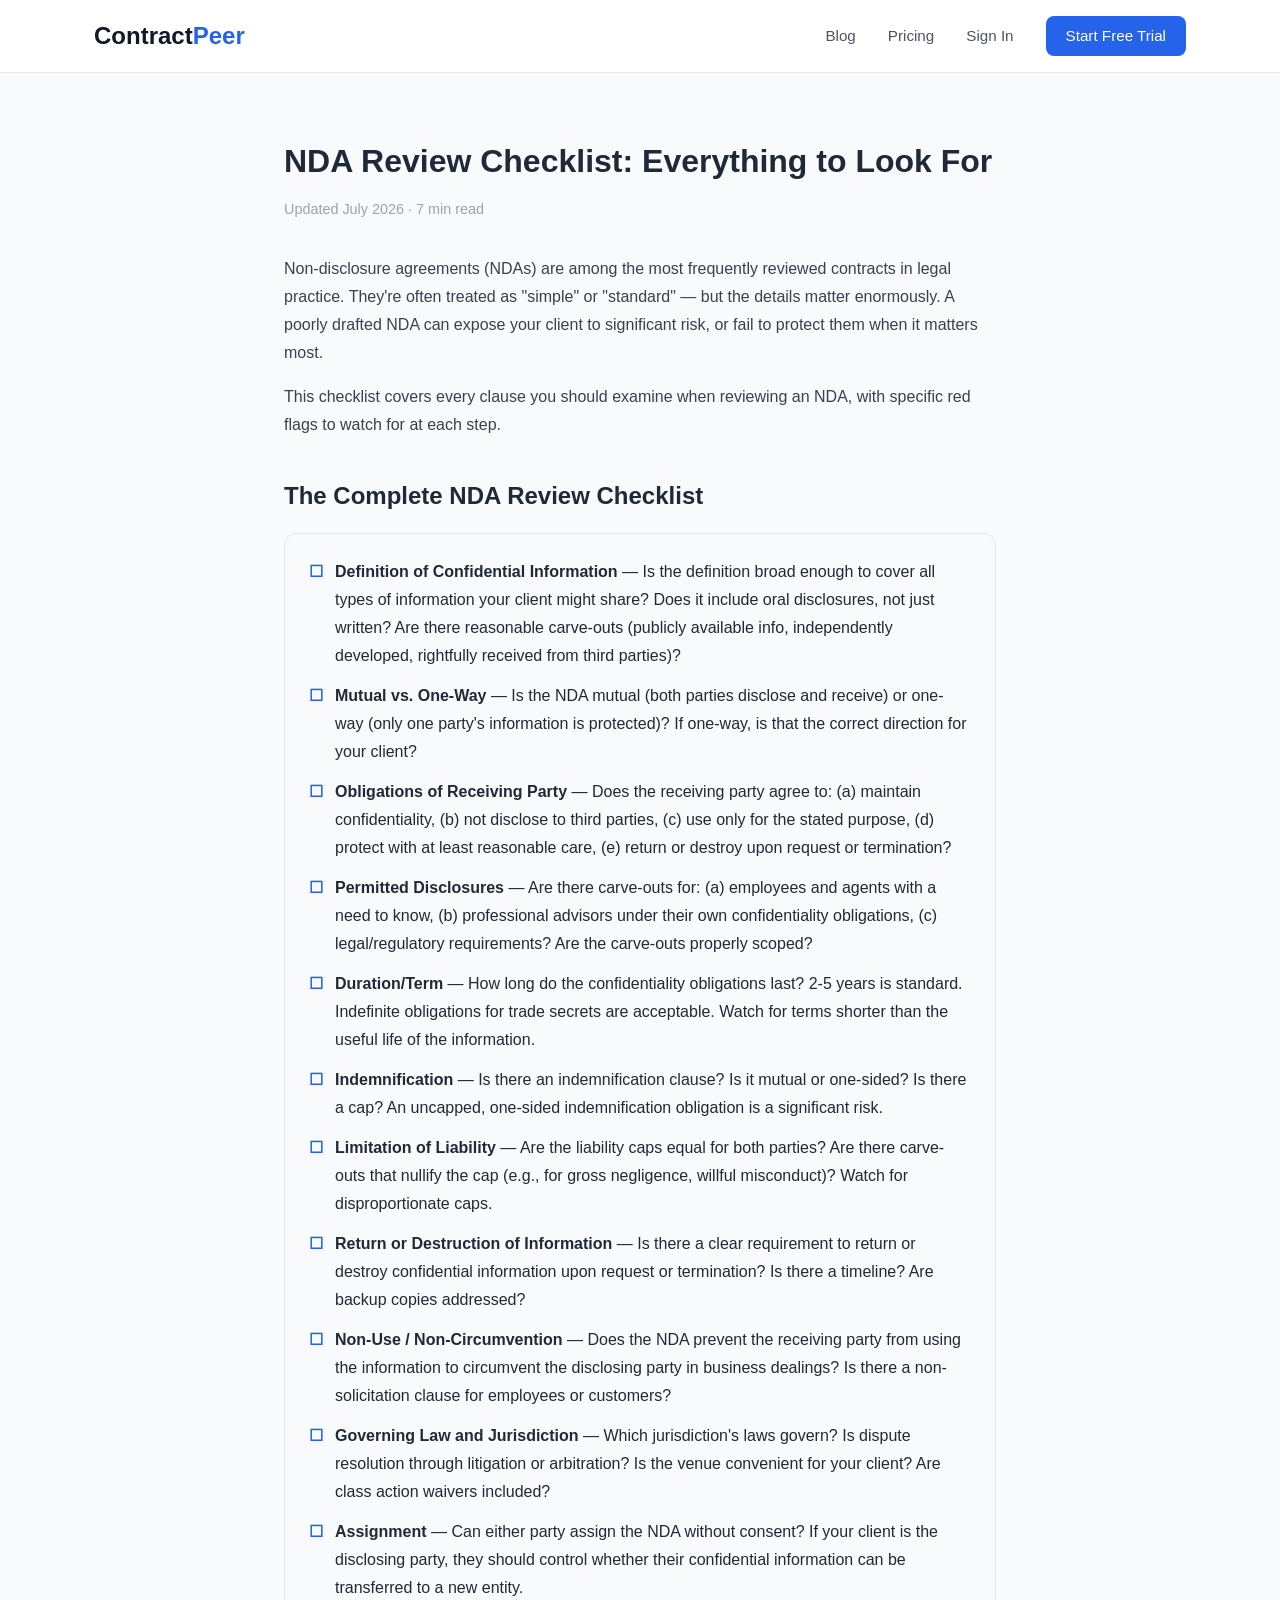
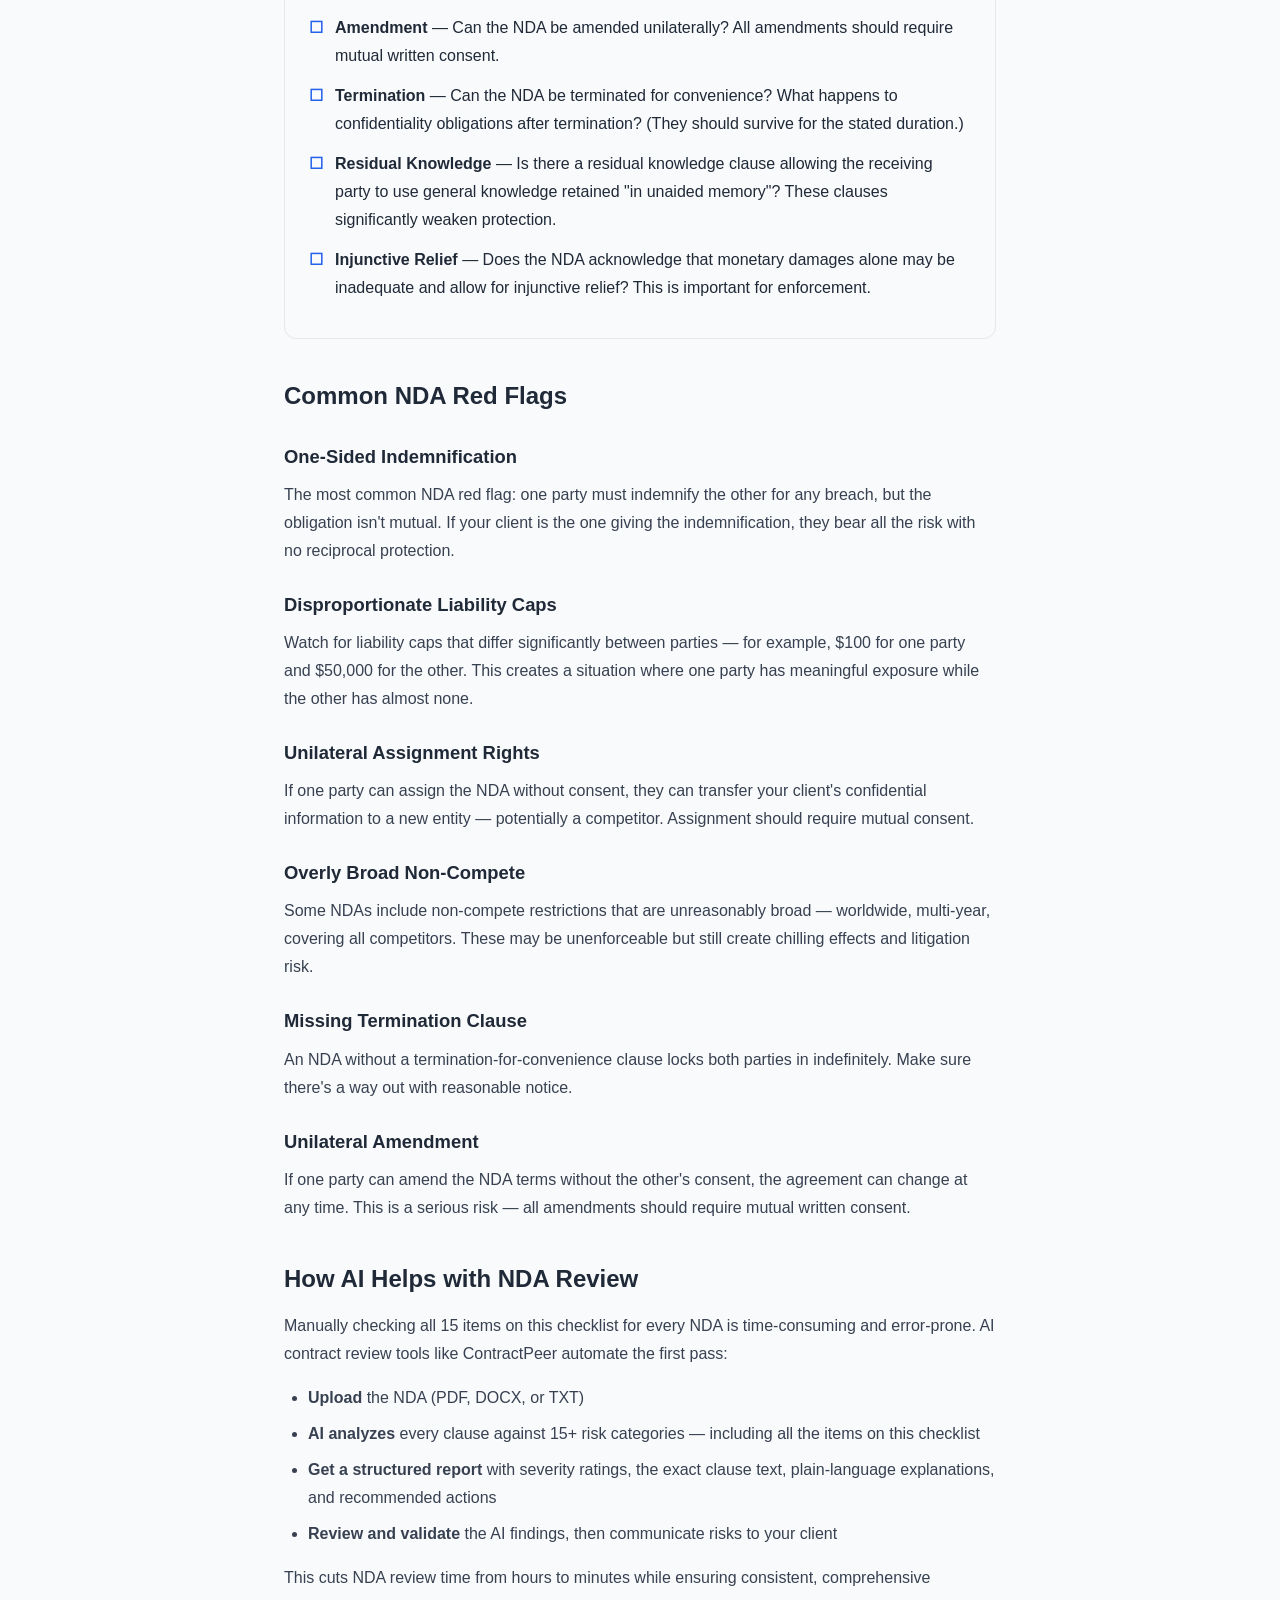
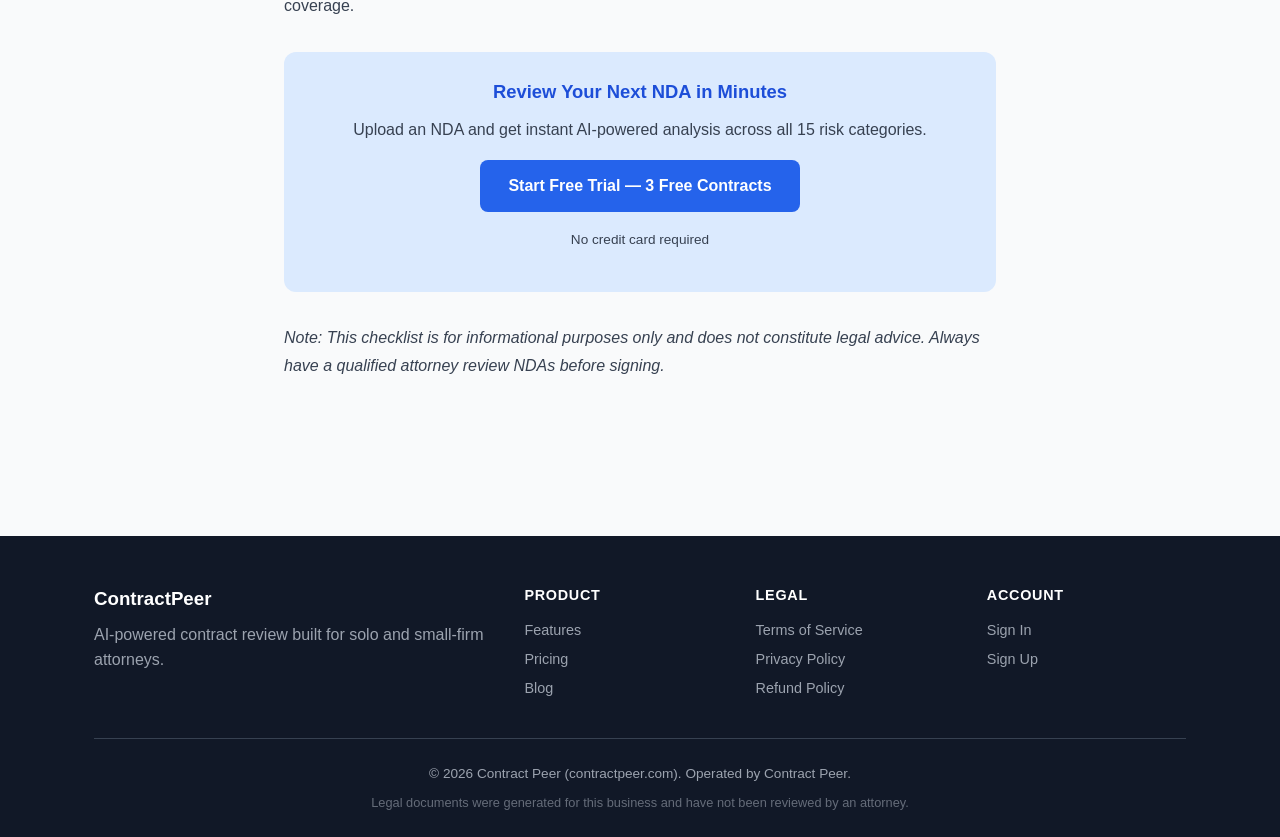
<file: blog/nda-review-checklist.html>
<!DOCTYPE html>
<html lang="en">
<head>
    <meta charset="UTF-8">
    <meta name="viewport" content="width=device-width, initial-scale=1.0">
    <title>NDA Review Checklist: Everything to Look For — ContractPeer</title>
    <meta name="description" content="Complete NDA review checklist for attorneys. Every clause to examine, common red flags, and how AI can help you review non-disclosure agreements faster.">
    <link rel="stylesheet" href="/assets/css/style.css">
    <style>
        .article { max-width: 760px; margin: 0 auto; padding: 60px 24px; line-height: 1.75; }
        .article h1 { font-size: 2rem; margin-bottom: 8px; }
        .article .meta { color: var(--gray-400); font-size: 0.9rem; margin-bottom: 32px; }
        .article h2 { font-size: 1.5rem; margin-top: 36px; margin-bottom: 12px; }
        .article h3 { font-size: 1.15rem; margin-top: 24px; margin-bottom: 8px; }
        .article p { margin-bottom: 16px; color: var(--gray-700); }
        .article ul { margin-bottom: 16px; padding-left: 24px; }
        .article li { margin-bottom: 8px; color: var(--gray-700); }
        .article .checklist { background: var(--gray-50); border: 1px solid var(--gray-200); border-radius: var(--radius); padding: 24px; margin: 16px 0; }
        .article .checklist-item { display: flex; gap: 12px; margin-bottom: 12px; }
        .article .checklist-item .check { color: var(--primary); font-weight: 700; }
        .article .cta-box { background: var(--primary-light); border-radius: var(--radius); padding: 24px; margin: 32px 0; text-align: center; }
        .article .cta-box h3 { margin-top: 0; color: var(--primary-dark); }
    </style>
</head>
<body>
<nav class="nav">
    <div class="container nav-inner">
        <a href="/" class="nav-logo">Contract<span>Peer</span></a>
        <button class="mobile-menu-toggle" onclick="document.getElementById('mobileMenu').classList.toggle('open')">☰</button>
        <div class="nav-links">
            <a href="/blog/">Blog</a>
            <a href="/pricing.php">Pricing</a>
            <a href="/login.php">Sign In</a>
            <a href="/register.php" class="nav-cta">Start Free Trial</a>
        </div>
    </div>
</nav>
<div class="mobile-menu" id="mobileMenu">
    <a href="/#features">Features</a>
    <a href="/free-nda-check.php">Free NDA Check</a>
    <a href="/pricing.php">Pricing</a>
    <a href="/blog/">Blog</a>
    <a href="/login.php">Sign In</a>
    <a href="/register.php" class="nav-cta">Start Free Trial</a>
</div>

<div class="article">
<h1>NDA Review Checklist: Everything to Look For</h1>
<p class="meta">Updated July 2026 · 7 min read</p>

<p>Non-disclosure agreements (NDAs) are among the most frequently reviewed contracts in legal practice. They're often treated as "simple" or "standard" — but the details matter enormously. A poorly drafted NDA can expose your client to significant risk, or fail to protect them when it matters most.</p>

<p>This checklist covers every clause you should examine when reviewing an NDA, with specific red flags to watch for at each step.</p>

<h2>The Complete NDA Review Checklist</h2>

<div class="checklist">
<div class="checklist-item"><span class="check">☐</span><div><strong>Definition of Confidential Information</strong> — Is the definition broad enough to cover all types of information your client might share? Does it include oral disclosures, not just written? Are there reasonable carve-outs (publicly available info, independently developed, rightfully received from third parties)?</div></div>

<div class="checklist-item"><span class="check">☐</span><div><strong>Mutual vs. One-Way</strong> — Is the NDA mutual (both parties disclose and receive) or one-way (only one party's information is protected)? If one-way, is that the correct direction for your client?</div></div>

<div class="checklist-item"><span class="check">☐</span><div><strong>Obligations of Receiving Party</strong> — Does the receiving party agree to: (a) maintain confidentiality, (b) not disclose to third parties, (c) use only for the stated purpose, (d) protect with at least reasonable care, (e) return or destroy upon request or termination?</div></div>

<div class="checklist-item"><span class="check">☐</span><div><strong>Permitted Disclosures</strong> — Are there carve-outs for: (a) employees and agents with a need to know, (b) professional advisors under their own confidentiality obligations, (c) legal/regulatory requirements? Are the carve-outs properly scoped?</div></div>

<div class="checklist-item"><span class="check">☐</span><div><strong>Duration/Term</strong> — How long do the confidentiality obligations last? 2-5 years is standard. Indefinite obligations for trade secrets are acceptable. Watch for terms shorter than the useful life of the information.</div></div>

<div class="checklist-item"><span class="check">☐</span><div><strong>Indemnification</strong> — Is there an indemnification clause? Is it mutual or one-sided? Is there a cap? An uncapped, one-sided indemnification obligation is a significant risk.</div></div>

<div class="checklist-item"><span class="check">☐</span><div><strong>Limitation of Liability</strong> — Are the liability caps equal for both parties? Are there carve-outs that nullify the cap (e.g., for gross negligence, willful misconduct)? Watch for disproportionate caps.</div></div>

<div class="checklist-item"><span class="check">☐</span><div><strong>Return or Destruction of Information</strong> — Is there a clear requirement to return or destroy confidential information upon request or termination? Is there a timeline? Are backup copies addressed?</div></div>

<div class="checklist-item"><span class="check">☐</span><div><strong>Non-Use / Non-Circumvention</strong> — Does the NDA prevent the receiving party from using the information to circumvent the disclosing party in business dealings? Is there a non-solicitation clause for employees or customers?</div></div>

<div class="checklist-item"><span class="check">☐</span><div><strong>Governing Law and Jurisdiction</strong> — Which jurisdiction's laws govern? Is dispute resolution through litigation or arbitration? Is the venue convenient for your client? Are class action waivers included?</div></div>

<div class="checklist-item"><span class="check">☐</span><div><strong>Assignment</strong> — Can either party assign the NDA without consent? If your client is the disclosing party, they should control whether their confidential information can be transferred to a new entity.</div></div>

<div class="checklist-item"><span class="check">☐</span><div><strong>Amendment</strong> — Can the NDA be amended unilaterally? All amendments should require mutual written consent.</div></div>

<div class="checklist-item"><span class="check">☐</span><div><strong>Termination</strong> — Can the NDA be terminated for convenience? What happens to confidentiality obligations after termination? (They should survive for the stated duration.)</div></div>

<div class="checklist-item"><span class="check">☐</span><div><strong>Residual Knowledge</strong> — Is there a residual knowledge clause allowing the receiving party to use general knowledge retained "in unaided memory"? These clauses significantly weaken protection.</div></div>

<div class="checklist-item"><span class="check">☐</span><div><strong>Injunctive Relief</strong> — Does the NDA acknowledge that monetary damages alone may be inadequate and allow for injunctive relief? This is important for enforcement.</div></div>
</div>

<h2>Common NDA Red Flags</h2>

<h3>One-Sided Indemnification</h3>
<p>The most common NDA red flag: one party must indemnify the other for any breach, but the obligation isn't mutual. If your client is the one giving the indemnification, they bear all the risk with no reciprocal protection.</p>

<h3>Disproportionate Liability Caps</h3>
<p>Watch for liability caps that differ significantly between parties — for example, $100 for one party and $50,000 for the other. This creates a situation where one party has meaningful exposure while the other has almost none.</p>

<h3>Unilateral Assignment Rights</h3>
<p>If one party can assign the NDA without consent, they can transfer your client's confidential information to a new entity — potentially a competitor. Assignment should require mutual consent.</p>

<h3>Overly Broad Non-Compete</h3>
<p>Some NDAs include non-compete restrictions that are unreasonably broad — worldwide, multi-year, covering all competitors. These may be unenforceable but still create chilling effects and litigation risk.</p>

<h3>Missing Termination Clause</h3>
<p>An NDA without a termination-for-convenience clause locks both parties in indefinitely. Make sure there's a way out with reasonable notice.</p>

<h3>Unilateral Amendment</h3>
<p>If one party can amend the NDA terms without the other's consent, the agreement can change at any time. This is a serious risk — all amendments should require mutual written consent.</p>

<h2>How AI Helps with NDA Review</h2>
<p>Manually checking all 15 items on this checklist for every NDA is time-consuming and error-prone. AI contract review tools like ContractPeer automate the first pass:</p>
<ul>
<li><strong>Upload</strong> the NDA (PDF, DOCX, or TXT)</li>
<li><strong>AI analyzes</strong> every clause against 15+ risk categories — including all the items on this checklist</li>
<li><strong>Get a structured report</strong> with severity ratings, the exact clause text, plain-language explanations, and recommended actions</li>
<li><strong>Review and validate</strong> the AI findings, then communicate risks to your client</li>
</ul>
<p>This cuts NDA review time from hours to minutes while ensuring consistent, comprehensive coverage.</p>

<div class="cta-box">
<h3>Review Your Next NDA in Minutes</h3>
<p>Upload an NDA and get instant AI-powered analysis across all 15 risk categories.</p>
<p style="margin-top: 16px;">
<a href="/register.php" class="btn btn-primary">Start Free Trial — 3 Free Contracts</a>
</p>
<p style="font-size: 0.85rem; margin-top: 8px;">No credit card required</p>
</div>

<p><em>Note: This checklist is for informational purposes only and does not constitute legal advice. Always have a qualified attorney review NDAs before signing.</em></p>
</div>

<footer class="footer">
    <div class="container">
        <div class="footer-grid">
            <div class="footer-brand">
                <h3>ContractPeer</h3>
                <p>AI-powered contract review built for solo and small-firm attorneys.</p>
            </div>
            <div class="footer-links">
                <h4>Product</h4>
                <a href="/#features">Features</a>
                <a href="/pricing.php">Pricing</a>
                <a href="/blog/">Blog</a>
            </div>
            <div class="footer-links">
                <h4>Legal</h4>
                <a href="/legal/terms.php">Terms of Service</a>
                <a href="/legal/privacy.php">Privacy Policy</a>
                <a href="/legal/refund.php">Refund Policy</a>
            </div>
            <div class="footer-links">
                <h4>Account</h4>
                <a href="/login.php">Sign In</a>
                <a href="/register.php">Sign Up</a>
            </div>
        </div>
        <div class="footer-bottom">
            <p>© 2026 Contract Peer (contractpeer.com). Operated by Contract Peer.</p>
            <p style="margin-top: 8px; font-size: 0.8rem; opacity: 0.6;">Legal documents were generated for this business and have not been reviewed by an attorney.</p>
        </div>
    </div>
</footer>

<script src="/assets/js/app.js"></script>
</body>
</html>
</file>
<file: assets/css/style.css>
/* ContractPeer - Main Stylesheet */
:root {
    --primary: #2563eb;
    --primary-dark: #1d4ed8;
    --primary-light: #dbeafe;
    --accent: #7c3aed;
    --accent-light: #ede9fe;
    --success: #059669;
    --success-light: #d1fae5;
    --warning: #d97706;
    --warning-light: #fef3c7;
    --danger: #dc2626;
    --danger-light: #fee2e2;
    --gray-50: #f9fafb;
    --gray-100: #f3f4f6;
    --gray-200: #e5e7eb;
    --gray-300: #d1d5db;
    --gray-400: #9ca3af;
    --gray-500: #6b7280;
    --gray-600: #4b5563;
    --gray-700: #374151;
    --gray-800: #1f2937;
    --gray-900: #111827;
    --radius: 12px;
    --radius-sm: 8px;
    --shadow: 0 1px 3px rgba(0,0,0,0.1), 0 1px 2px rgba(0,0,0,0.06);
    --shadow-md: 0 4px 6px rgba(0,0,0,0.07), 0 2px 4px rgba(0,0,0,0.06);
    --shadow-lg: 0 10px 15px rgba(0,0,0,0.1), 0 4px 6px rgba(0,0,0,0.05);
}

* { margin: 0; padding: 0; box-sizing: border-box; }

body {
    font-family: -apple-system, BlinkMacSystemFont, 'Segoe UI', Roboto, Oxygen, sans-serif;
    color: var(--gray-800);
    line-height: 1.6;
    background: var(--gray-50);
}

a { color: var(--primary); text-decoration: none; }
a:hover { text-decoration: underline; }

.container { max-width: 1140px; margin: 0 auto; padding: 0 24px; }

/* Navigation */
.nav {
    position: sticky; top: 0; z-index: 100;
    background: rgba(255,255,255,0.95);
    backdrop-filter: blur(10px);
    border-bottom: 1px solid var(--gray-200);
    padding: 16px 0;
}
.nav-inner { display: flex; align-items: center; justify-content: space-between; }
.nav-logo { font-size: 1.5rem; font-weight: 800; color: var(--gray-900); text-decoration: none; }
.nav-logo span { color: var(--primary); }
.nav-links { display: flex; gap: 32px; align-items: center; }
.nav-links a { color: var(--gray-600); font-weight: 500; font-size: 0.95rem; }
.nav-links a:hover { color: var(--gray-900); text-decoration: none; }
.nav-cta { background: var(--primary); color: white !important; padding: 8px 20px; border-radius: var(--radius-sm); font-weight: 600; }
.nav-cta:hover { background: var(--primary-dark); text-decoration: none; }

/* Hero */
.hero { padding: 80px 0 60px; text-align: center; }
.hero h1 { font-size: 3rem; font-weight: 800; color: var(--gray-900); margin-bottom: 20px; line-height: 1.15; }
.hero p { font-size: 1.25rem; color: var(--gray-500); max-width: 600px; margin: 0 auto 32px; }
.hero-cta { display: flex; gap: 16px; justify-content: center; }
.btn { display: inline-block; padding: 12px 28px; border-radius: var(--radius-sm); font-weight: 600; font-size: 1rem; border: none; cursor: pointer; transition: all 0.2s; }
.btn-primary { background: var(--primary); color: white; }
.btn-primary:hover { background: var(--primary-dark); text-decoration: none; }
.btn-secondary { background: white; color: var(--gray-700); border: 1px solid var(--gray-300); }
.btn-secondary:hover { background: var(--gray-50); text-decoration: none; }
.btn-lg { padding: 16px 36px; font-size: 1.1rem; }

/* Trust indicators */
.trust { padding: 40px 0; background: white; border-top: 1px solid var(--gray-200); border-bottom: 1px solid var(--gray-200); }
.trust-inner { display: flex; justify-content: center; gap: 48px; flex-wrap: wrap; }
.trust-item { text-align: center; }
.trust-item .num { font-size: 2rem; font-weight: 800; color: var(--primary); }
.trust-item .label { font-size: 0.85rem; color: var(--gray-500); }

/* Features */
.features { padding: 80px 0; }
.section-title { text-align: center; margin-bottom: 48px; }
.section-title h2 { font-size: 2rem; font-weight: 700; color: var(--gray-900); }
.section-title p { font-size: 1.1rem; color: var(--gray-500); margin-top: 8px; }
.feature-grid { display: grid; grid-template-columns: repeat(3, 1fr); gap: 32px; }
.feature-card { background: white; padding: 32px; border-radius: var(--radius); border: 1px solid var(--gray-200); box-shadow: var(--shadow); }
.feature-card .icon { width: 48px; height: 48px; border-radius: 12px; display: flex; align-items: center; justify-content: center; font-size: 1.5rem; margin-bottom: 16px; }
.feature-card h3 { font-size: 1.25rem; font-weight: 600; margin-bottom: 8px; color: var(--gray-900); }
.feature-card p { color: var(--gray-500); font-size: 0.95rem; }

/* How it works */
.howitworks { padding: 80px 0; background: white; }
.steps { display: grid; grid-template-columns: repeat(3, 1fr); gap: 32px; }
.step { text-align: center; }
.step-num { width: 48px; height: 48px; border-radius: 50%; background: var(--primary); color: white; display: flex; align-items: center; justify-content: center; font-size: 1.25rem; font-weight: 700; margin: 0 auto 16px; }
.step h3 { font-size: 1.2rem; margin-bottom: 8px; }
.step p { color: var(--gray-500); }

/* Pricing */
.pricing { padding: 80px 0; }
.pricing-grid { display: grid; grid-template-columns: repeat(3, 1fr); gap: 24px; max-width: 900px; margin: 0 auto; }
.price-card { background: white; border-radius: var(--radius); border: 1px solid var(--gray-200); padding: 32px; text-align: center; position: relative; }
.price-card.popular { border-color: var(--primary); border-width: 2px; box-shadow: var(--shadow-lg); }
.price-card .badge { position: absolute; top: -12px; left: 50%; transform: translateX(-50%); background: var(--primary); color: white; padding: 4px 16px; border-radius: 20px; font-size: 0.8rem; font-weight: 600; }
.price-card h3 { font-size: 1.25rem; font-weight: 700; margin-bottom: 8px; }
.price-card .price { font-size: 3rem; font-weight: 800; color: var(--gray-900); margin: 16px 0; }
.price-card .price span { font-size: 1rem; font-weight: 400; color: var(--gray-500); }
.price-card .desc { color: var(--gray-500); margin-bottom: 24px; }
.price-card ul { list-style: none; text-align: left; margin-bottom: 24px; }
.price-card li { padding: 6px 0; color: var(--gray-600); display: flex; align-items: start; gap: 8px; }
.price-card li::before { content: "✓"; color: var(--success); font-weight: 700; flex-shrink: 0; }

/* Auth */
.auth-page { min-height: 80vh; display: flex; align-items: center; justify-content: center; padding: 40px 0; }
.auth-card { background: white; padding: 40px; border-radius: var(--radius); border: 1px solid var(--gray-200); box-shadow: var(--shadow-md); max-width: 420px; width: 100%; }
.auth-card h2 { text-align: center; margin-bottom: 8px; }
.auth-card .subtitle { text-align: center; color: var(--gray-500); margin-bottom: 24px; }
.auth-form .form-group { margin-bottom: 16px; }
.auth-form label { display: block; font-weight: 500; margin-bottom: 4px; color: var(--gray-700); font-size: 0.9rem; }
.auth-form input { width: 100%; padding: 10px 14px; border: 1px solid var(--gray-300); border-radius: var(--radius-sm); font-size: 1rem; transition: border 0.2s; }
.auth-form input:focus { outline: none; border-color: var(--primary); box-shadow: 0 0 0 3px var(--primary-light); }
.auth-form .btn { width: 100%; margin-top: 8px; }
.auth-switch { text-align: center; margin-top: 16px; font-size: 0.9rem; color: var(--gray-500); }
.auth-error { background: var(--danger-light); color: var(--danger); padding: 10px 14px; border-radius: var(--radius-sm); margin-bottom: 16px; font-size: 0.9rem; display: none; }

/* Dashboard */
.dash-header { background: white; border-bottom: 1px solid var(--gray-200); padding: 24px 0; }
.dash-header h1 { font-size: 1.5rem; }
.dash-layout { display: grid; grid-template-columns: 240px 1fr; gap: 32px; padding: 32px 0; }
.dash-sidebar { background: white; border-radius: var(--radius); border: 1px solid var(--gray-200); padding: 16px; height: fit-content; }
.dash-sidebar a { display: block; padding: 10px 14px; border-radius: var(--radius-sm); color: var(--gray-600); font-weight: 500; margin-bottom: 4px; }
.dash-sidebar a.active, .dash-sidebar a:hover { background: var(--primary-light); color: var(--primary-dark); text-decoration: none; }
.dash-main { background: white; border-radius: var(--radius); border: 1px solid var(--gray-200); padding: 32px; }

/* Upload area */
.upload-zone { border: 2px dashed var(--gray-300); border-radius: var(--radius); padding: 48px; text-align: center; transition: all 0.2s; cursor: pointer; }
.upload-zone:hover, .upload-zone.dragover { border-color: var(--primary); background: var(--primary-light); }
.upload-zone .icon { font-size: 3rem; margin-bottom: 16px; }
.upload-zone p { color: var(--gray-500); }
.upload-zone input { display: none; }

/* Analysis results */
.risk-card { background: white; border-radius: var(--radius-sm); border-left: 4px solid; padding: 16px; margin-bottom: 12px; box-shadow: var(--shadow); }
.risk-card.high { border-color: var(--danger); background: var(--danger-light); }
.risk-card.medium { border-color: var(--warning); background: var(--warning-light); }
.risk-card.low { border-color: var(--success); background: var(--success-light); }
.risk-badge { display: inline-block; padding: 2px 10px; border-radius: 12px; font-size: 0.75rem; font-weight: 700; text-transform: uppercase; }
.risk-badge.high { background: var(--danger); color: white; }
.risk-badge.medium { background: var(--warning); color: white; }
.risk-badge.low { background: var(--success); color: white; }
.risk-card h4 { margin-bottom: 4px; }
.risk-card .clause { font-family: monospace; font-size: 0.85rem; background: rgba(0,0,0,0.05); padding: 8px; border-radius: 4px; margin: 8px 0; }
.risk-card .recommendation { font-size: 0.9rem; color: var(--gray-600); margin-top: 8px; }

/* Loading */
.loading { text-align: center; padding: 60px; }
.spinner { width: 48px; height: 48px; border: 4px solid var(--gray-200); border-top-color: var(--primary); border-radius: 50%; animation: spin 0.8s linear infinite; margin: 0 auto 16px; }
@keyframes spin { to { transform: rotate(360deg); } }

/* Footer */
.footer { background: var(--gray-900); color: var(--gray-400); padding: 48px 0 24px; margin-top: 80px; }
.footer-grid { display: grid; grid-template-columns: 2fr 1fr 1fr 1fr; gap: 32px; margin-bottom: 32px; }
.footer-brand h3 { color: white; margin-bottom: 8px; }
.footer-links h4 { color: white; margin-bottom: 12px; font-size: 0.9rem; text-transform: uppercase; letter-spacing: 0.05em; }
.footer-links a { display: block; color: var(--gray-400); margin-bottom: 6px; font-size: 0.9rem; }
.footer-bottom { border-top: 1px solid var(--gray-700); padding-top: 24px; text-align: center; font-size: 0.85rem; }

/* Toast */
.toast { position: fixed; bottom: 24px; right: 24px; background: var(--gray-900); color: white; padding: 14px 24px; border-radius: var(--radius-sm); box-shadow: var(--shadow-lg); z-index: 1000; display: none; font-size: 0.9rem; }
.toast.show { display: block; animation: slideIn 0.3s ease; }
.toast.error { background: var(--danger); }
.toast.success { background: var(--success); }
@keyframes slideIn { from { transform: translateY(100px); opacity: 0; } to { transform: translateY(0); opacity: 1; } }

/* Responsive */
/* Mobile menu */
.mobile-menu-toggle { display: none; font-size: 1.5rem; background: none; border: none; cursor: pointer; color: var(--gray-800); padding: 4px 8px; line-height: 1; }
.mobile-menu { display: none; position: fixed; top: 57px; left: 0; right: 0; background: white; border-bottom: 1px solid var(--gray-200); padding: 16px 24px; z-index: 99; box-shadow: var(--shadow-md); }
.mobile-menu.open { display: block; }
.mobile-menu a { display: block; padding: 12px 0; color: var(--gray-700); font-weight: 500; border-bottom: 1px solid var(--gray-100); text-decoration: none; }
.mobile-menu a:last-child { border-bottom: none; }
.mobile-menu a.nav-cta { background: var(--primary); color: white !important; padding: 12px 16px; border-radius: var(--radius-sm); text-align: center; margin-top: 8px; border-bottom: none; }
.nav-inner { position: relative; }

@media (max-width: 768px) {
    .hero h1 { font-size: 2rem; }
    .hero p { font-size: 1rem; }
    .feature-grid, .steps, .pricing-grid { grid-template-columns: 1fr; }
    .dash-layout { grid-template-columns: 1fr; }
    .nav-links { display: none; }
    .nav .nav-cta { display: none; }
    .nav .mobile-menu-toggle { display: block; }
    .footer-grid { grid-template-columns: 1fr; }
}
</file>
